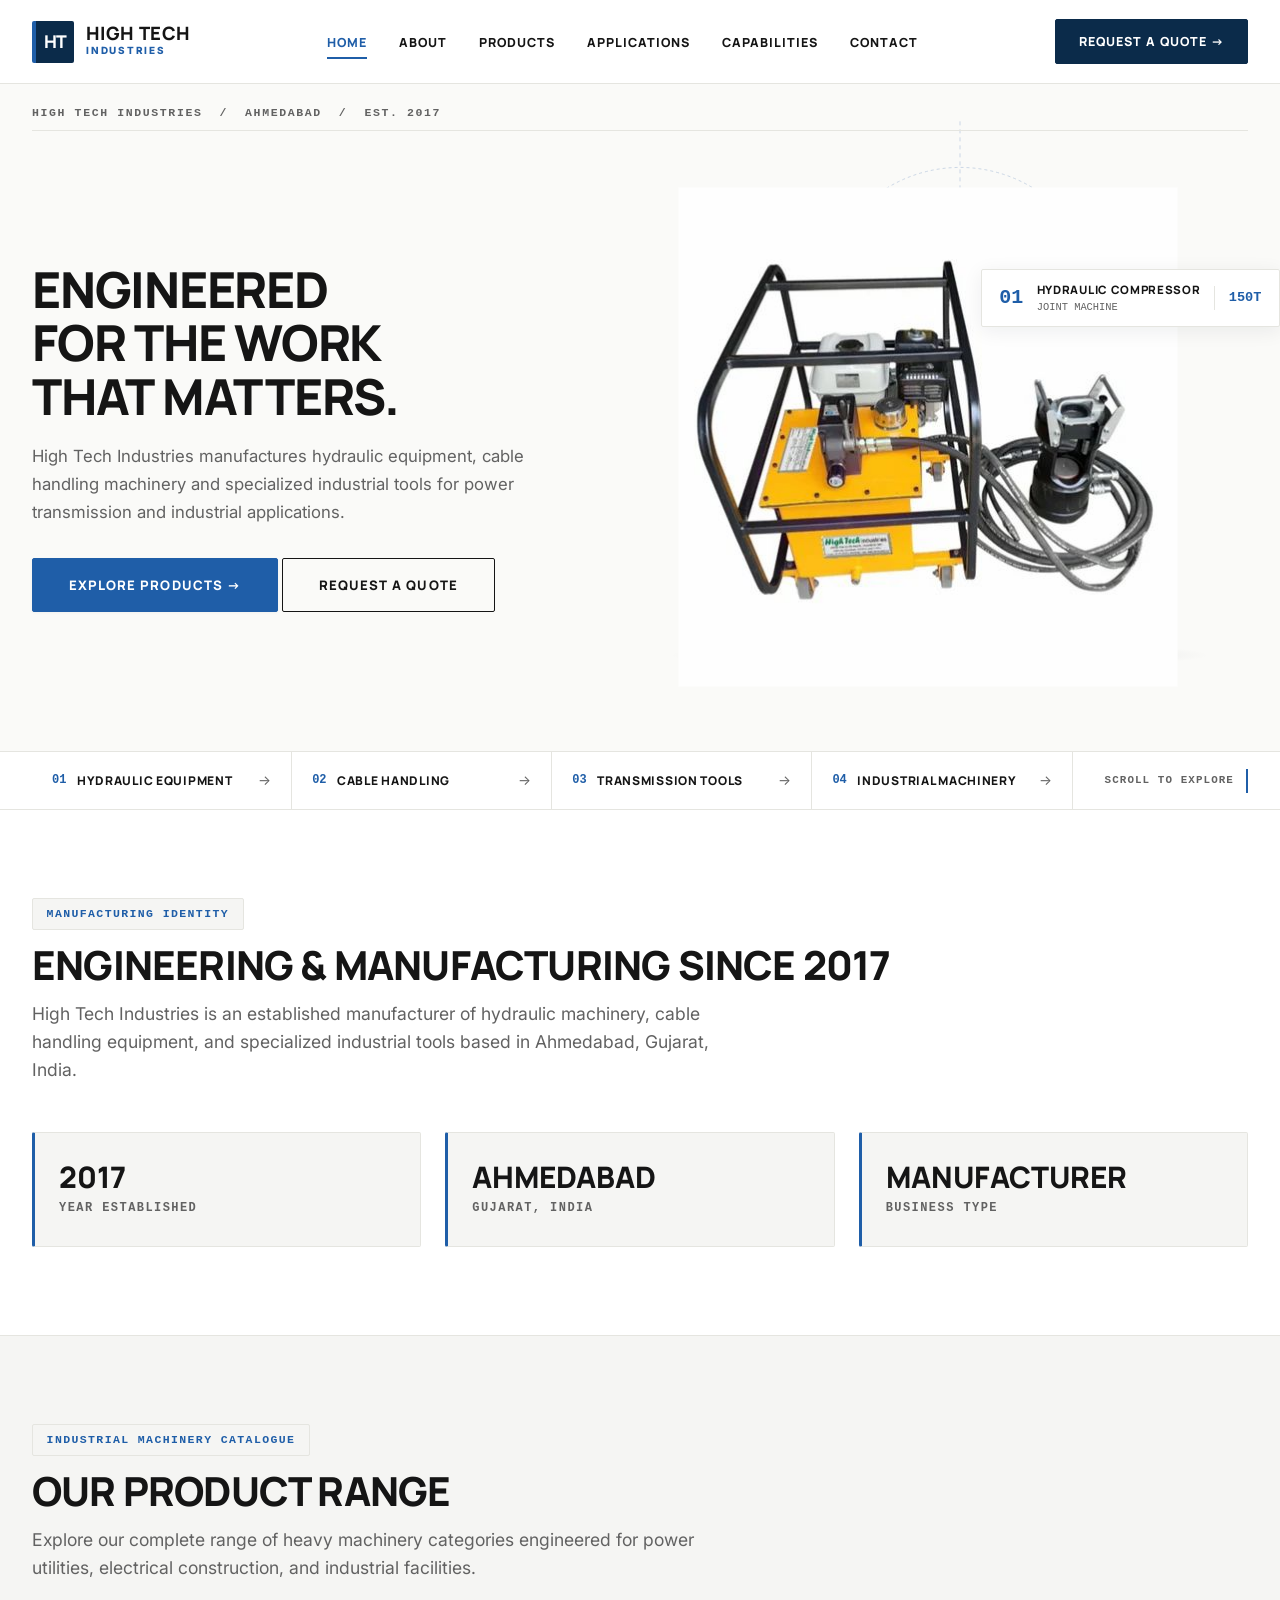
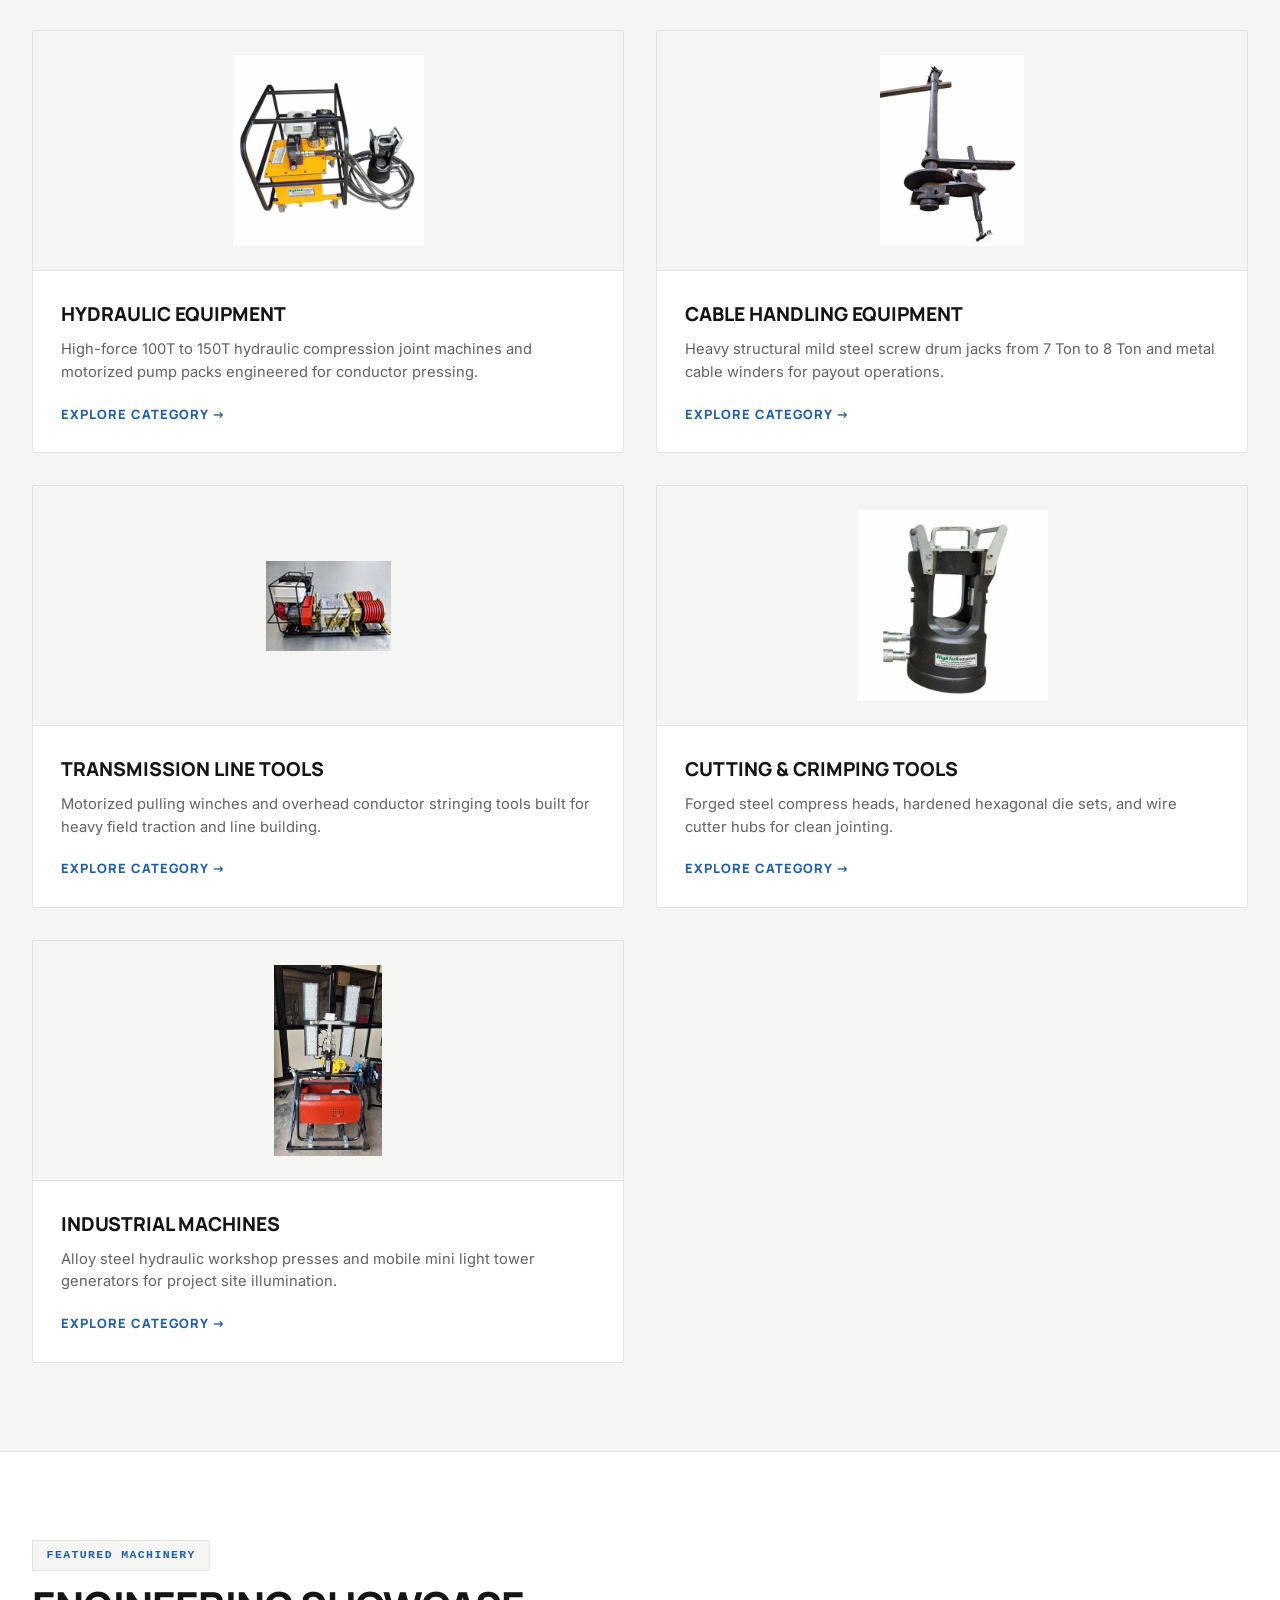
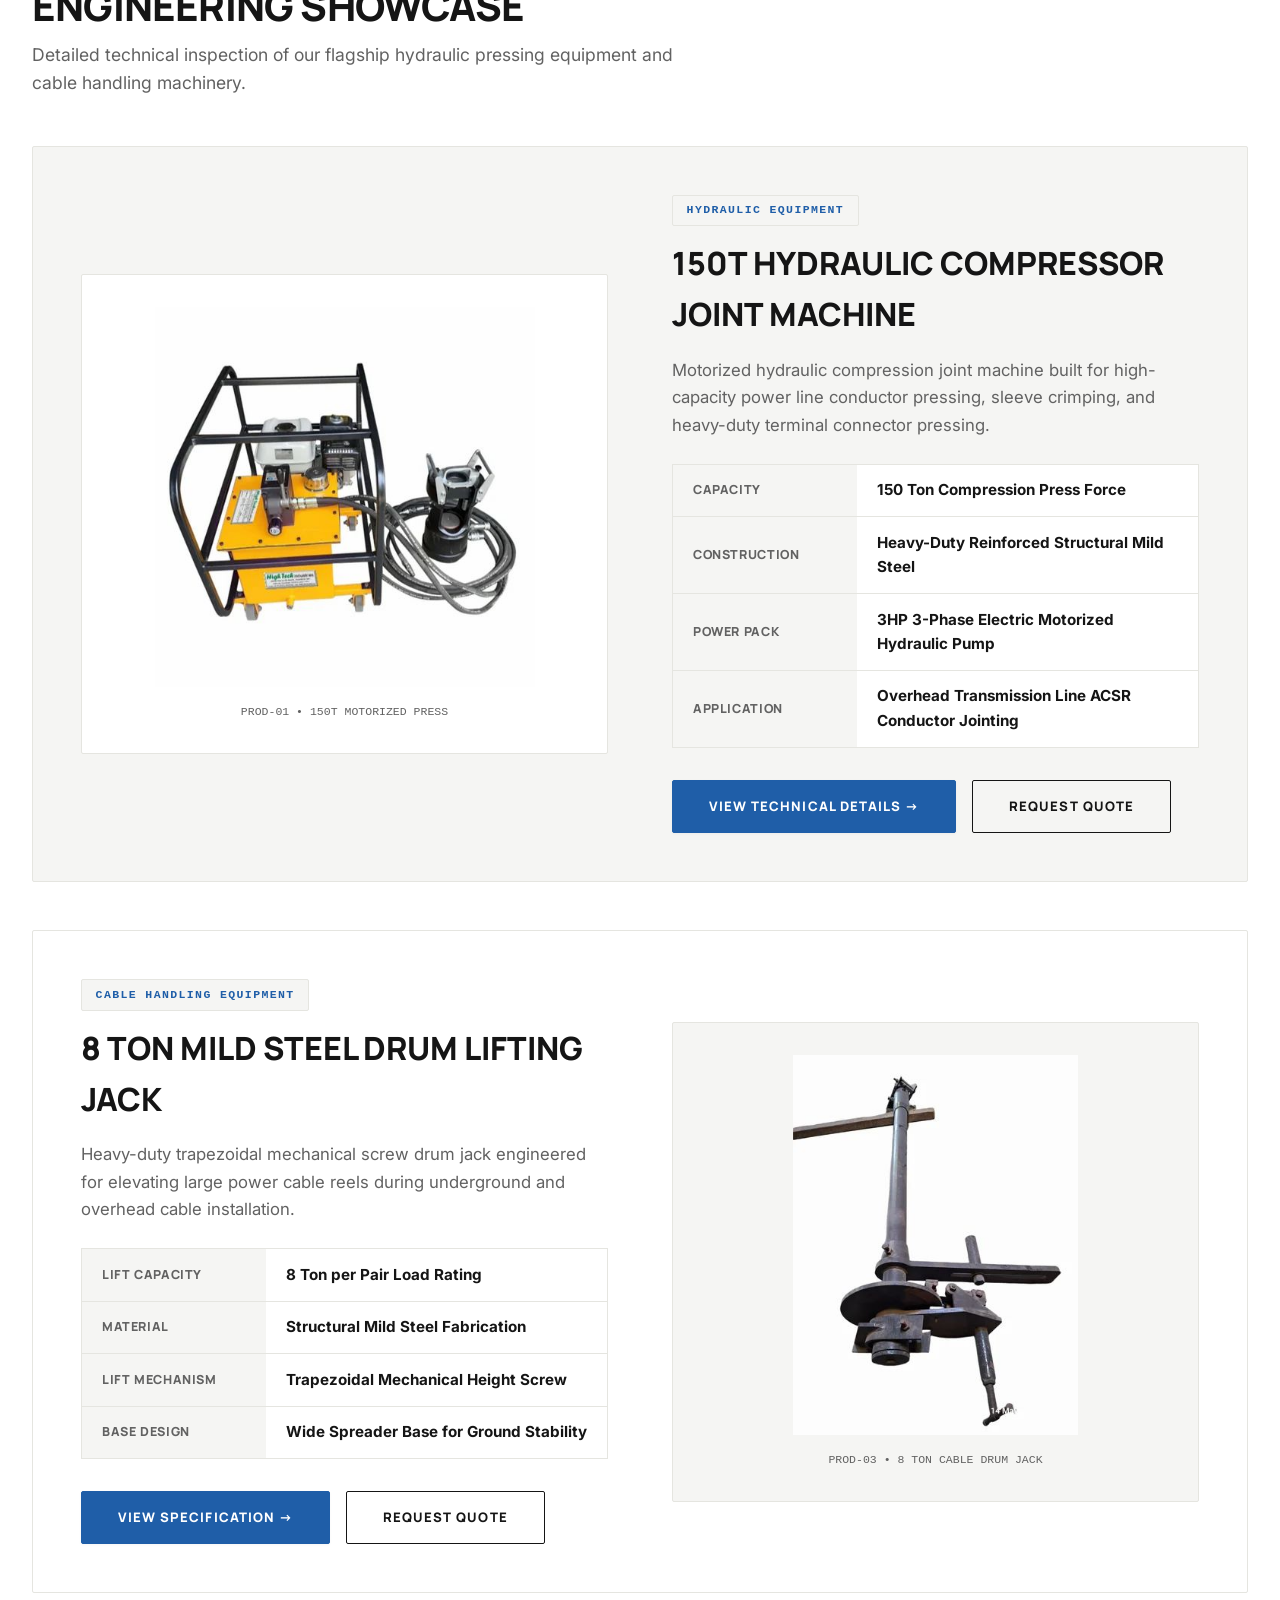
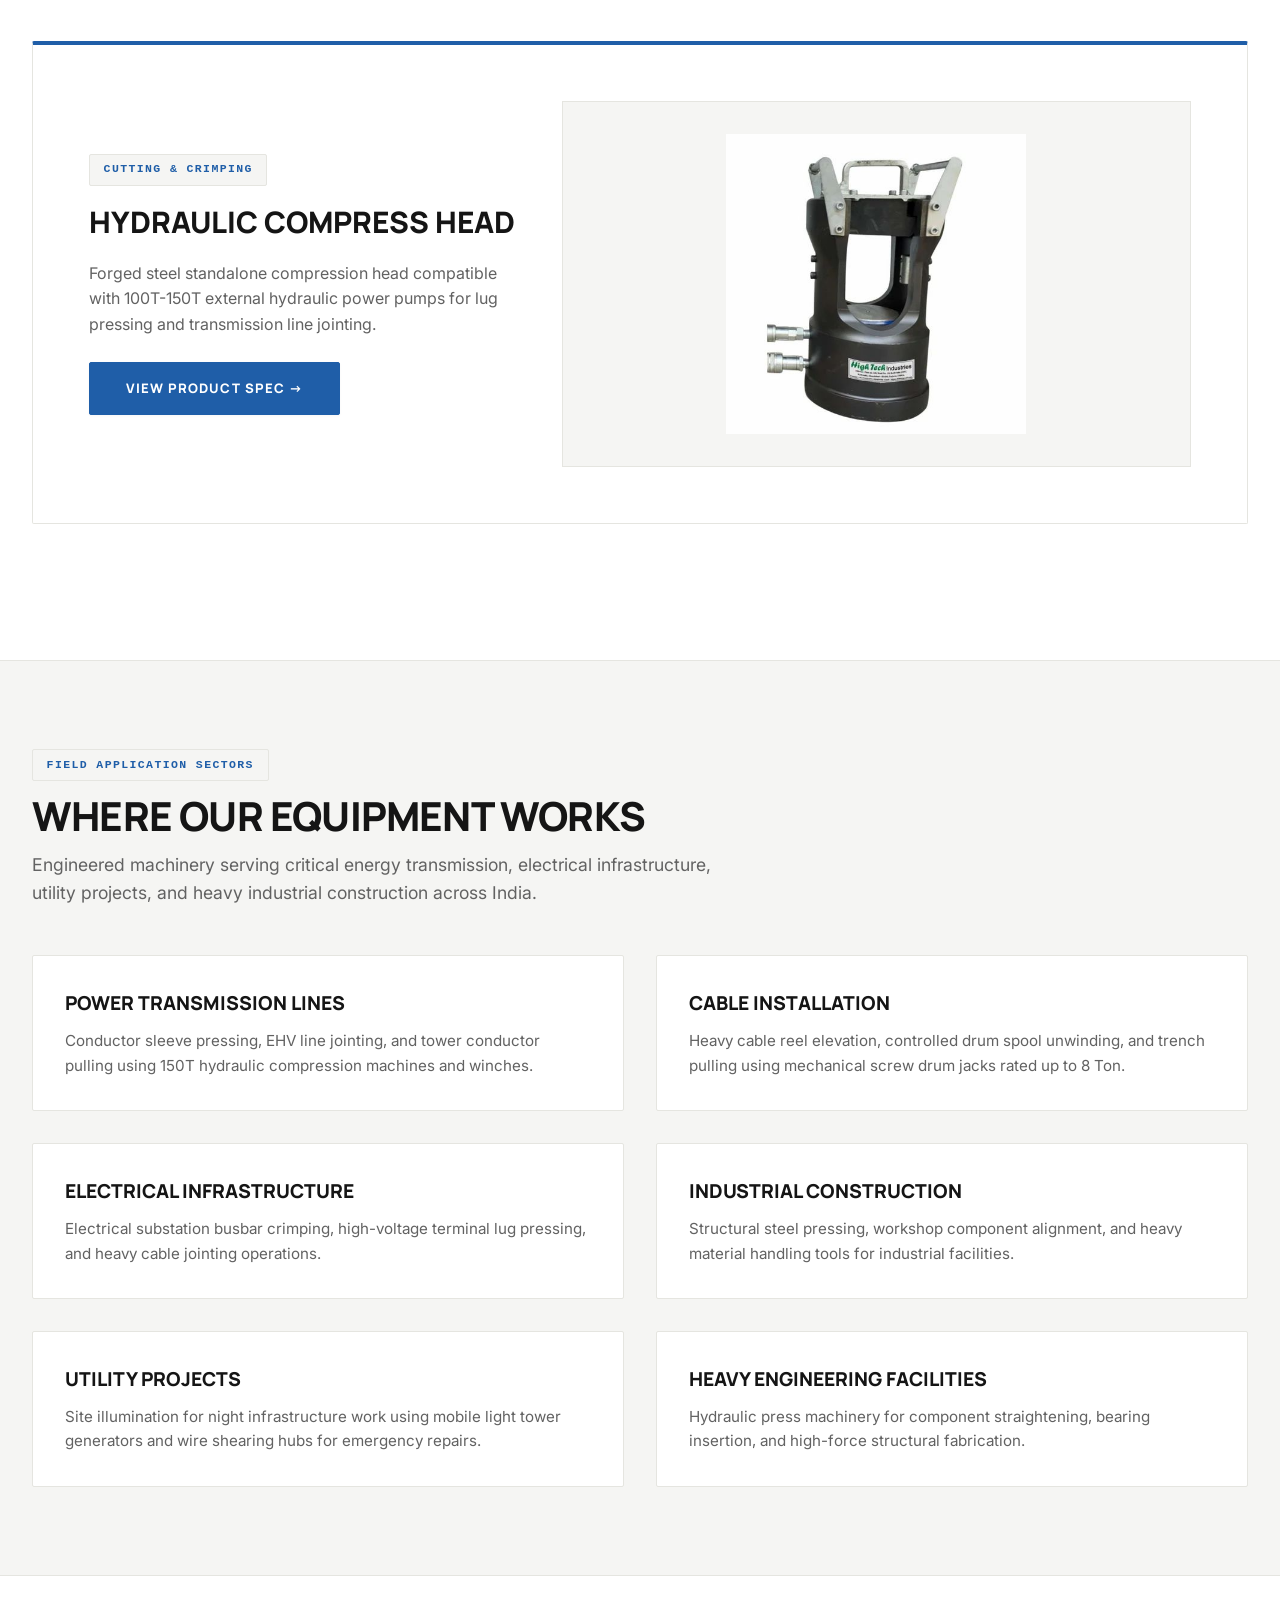
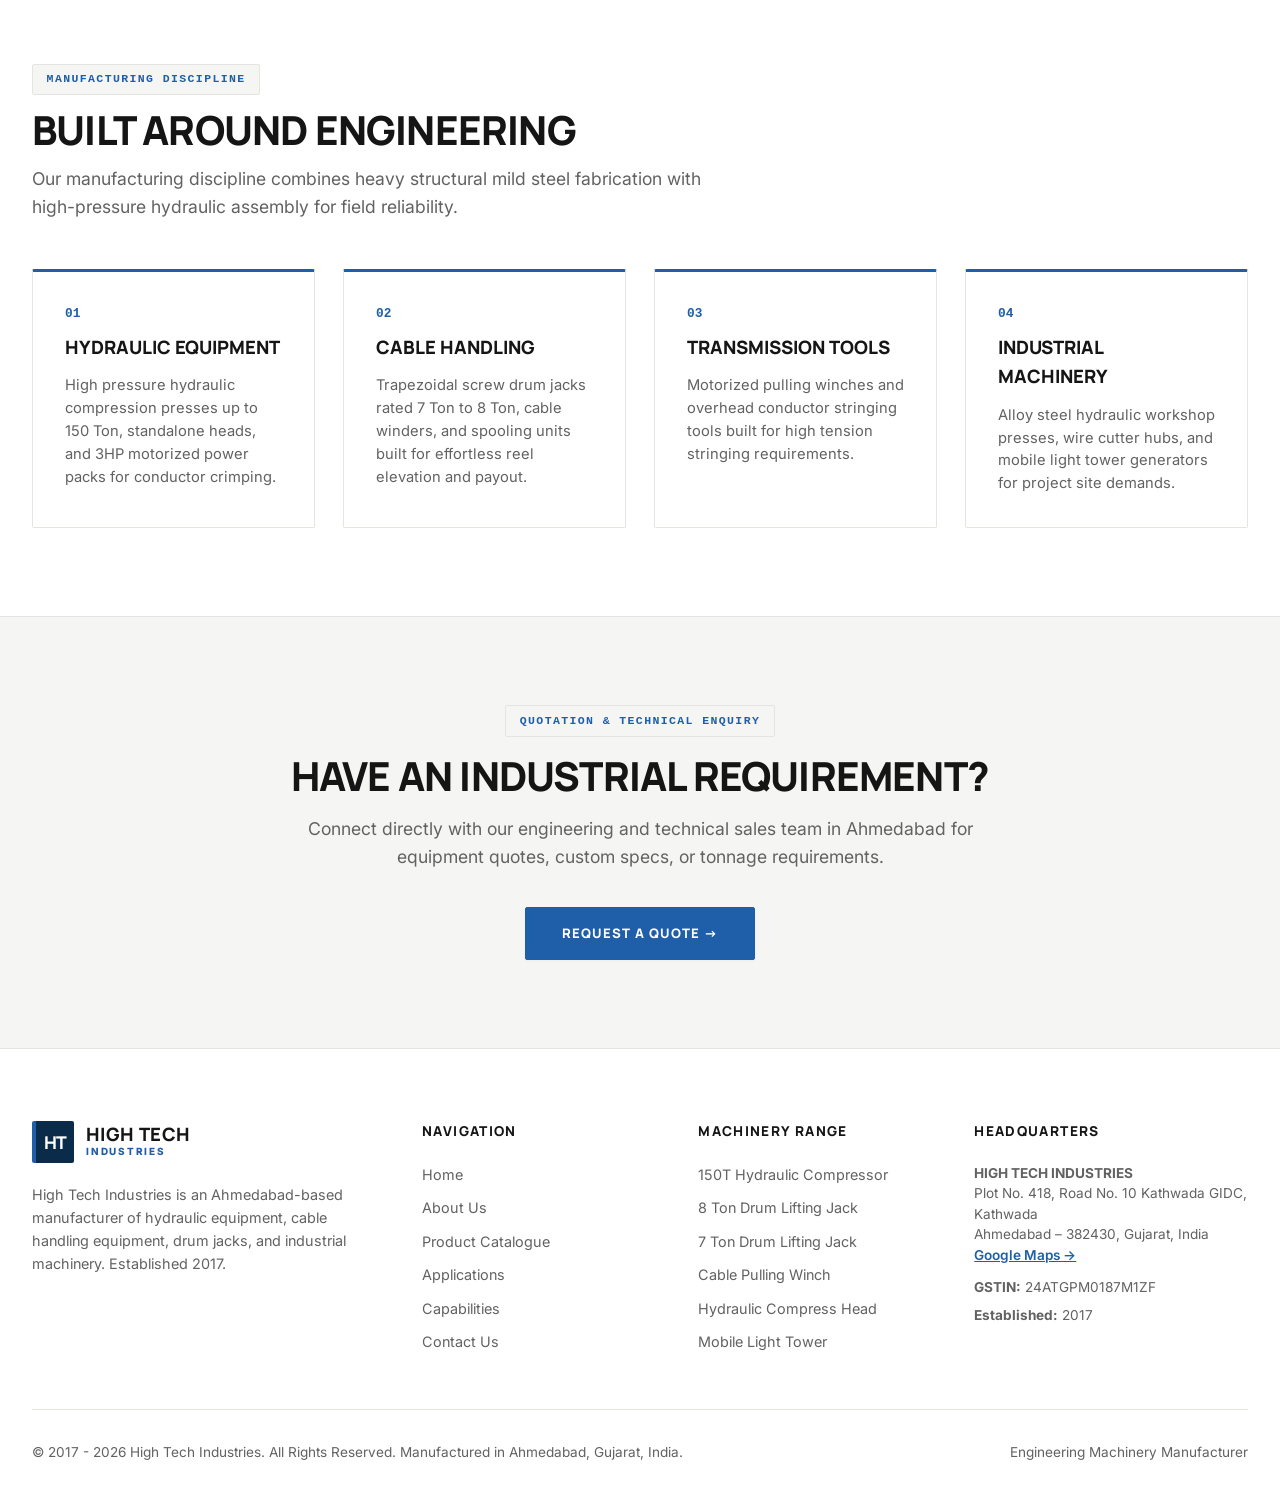
<file: index.html>
<!DOCTYPE html>
<html lang="en">

<head>
  <meta charset="UTF-8">
  <meta name="viewport" content="width=device-width, initial-scale=1.0">

  <title>High Tech Industries | Hydraulic & Industrial Machinery Manufacturer Ahmedabad</title>
  <meta name="title" content="High Tech Industries | Hydraulic & Industrial Machinery Manufacturer Ahmedabad">
  <meta name="description"
    content="High Tech Industries is an Ahmedabad-based manufacturer of hydraulic compressor joint machines, cable handling equipment, drum lifting jacks, and industrial machinery. Established 2017.">
  <meta name="robots" content="index, follow">

  <link rel="icon" type="image/svg+xml"
    href="data:image/svg+xml,<svg xmlns='http://www.w3.org/2000/svg' viewBox='0 0 100 100'><rect width='100' height='100' fill='%230B2B4A'/><text y='70' x='20' font-size='65' fill='%231F5EA8' font-weight='bold'>H</text></svg>">
  <link rel="stylesheet" href="css/style.css">

  <script type="application/ld+json">
  {
    "@context": "https://schema.org",
    "@type": "Organization",
    "name": "High Tech Industries",
    "url": "https://hightechindustries.in",
    "foundingDate": "2017",
    "taxID": "24ATGPM0187M1ZF",
    "address": {
      "@type": "PostalAddress",
      "streetAddress": "Plot No. 418, Road No. 10, Kathwada GIDC, Kathwada",
      "addressLocality": "Ahmedabad",
      "postalCode": "382430",
      "addressRegion": "Gujarat",
      "addressCountry": "India"
    },
    "description": "Manufacturer of hydraulic machinery, cable handling equipment, and specialized industrial tools."
  }
  </script>
</head>

<body>

  <!-- CORPORATE HEADER -->
  <header class="site-header" id="siteHeader">
    <div class="container header-inner">
      <a href="index.html" class="brand-logo-wrap" aria-label="High Tech Industries Home">
        <div class="brand-logo-mark">HT</div>
        <div class="brand-logo-text">
          <span class="brand-logo-title">HIGH TECH</span>
          <span class="brand-logo-sub">INDUSTRIES</span>
        </div>
      </a>

      <ul class="nav-links-list">
        <li><a href="index.html" class="nav-item-link active">HOME</a></li>
        <li><a href="about.html" class="nav-item-link">ABOUT</a></li>
        <li><a href="products.html" class="nav-item-link">PRODUCTS</a></li>
        <li><a href="applications.html" class="nav-item-link">APPLICATIONS</a></li>
        <li><a href="capabilities.html" class="nav-item-link">CAPABILITIES</a></li>
        <li><a href="contact.html" class="nav-item-link">CONTACT</a></li>
      </ul>

      <div style="display: flex; align-items: center; gap: 1rem;">
        <a href="contact.html" class="nav-cta-btn">
          REQUEST A QUOTE &rarr;
        </a>
        <button class="mobile-nav-toggle" id="mobileNavToggle" aria-label="Toggle Navigation Menu">
          <span></span>
          <span></span>
          <span></span>
        </button>
      </div>
    </div>
  </header>

  <!-- MOBILE MENU OVERLAY -->
  <div class="mobile-full-menu" id="mobileFullMenu">
    <ul class="mobile-menu-links">
      <li><a href="index.html" class="mobile-menu-link">HOME</a></li>
      <li><a href="about.html" class="mobile-menu-link">ABOUT</a></li>
      <li><a href="products.html" class="mobile-menu-link">PRODUCTS</a></li>
      <li><a href="applications.html" class="mobile-menu-link">APPLICATIONS</a></li>
      <li><a href="capabilities.html" class="mobile-menu-link">CAPABILITIES</a></li>
      <li><a href="contact.html" class="mobile-menu-link">CONTACT</a></li>
      <li style="margin-top: 0.5rem;">
        <a href="contact.html" class="btn-primary-hero" style="width: 100%;">REQUEST A QUOTE &rarr;</a>
      </li>
    </ul>
  </div>

  <!-- EDITORIAL MANUFACTURING HERO SECTION -->
  <section class="hero-editorial-stage" id="hero">
    <!-- Subtle CAD Blueprint Drawing & Fine Grid Layer -->
    <div class="hero-cad-overlay" id="heroCadLayer">
      <svg width="100%" height="100%" xmlns="http://www.w3.org/2000/svg" style="position: absolute; inset: 0; pointer-events: none; opacity: 0.28;">
        <!-- Technical Crosshairs & Dimension Ticks -->
        <circle cx="75%" cy="38%" r="140" stroke="#2157A3" stroke-width="0.75" fill="none" stroke-dasharray="3 3" />
        <circle cx="75%" cy="38%" r="40" stroke="#2157A3" stroke-width="0.5" fill="none" />
        <line x1="75%" y1="15%" x2="75%" y2="65%" stroke="#2157A3" stroke-width="0.75" stroke-dasharray="4 4" />
        <line x1="55%" y1="38%" x2="92%" y2="38%" stroke="#2157A3" stroke-width="0.75" stroke-dasharray="4 4" />
        <path d="M 60% 68% L 90% 68%" stroke="#2157A3" stroke-width="0.75" />
        <text x="60%" y="66%" fill="#2157A3" font-family="monospace" font-size="10" font-weight="700">DIM 1250mm [BASE FRAME]</text>
      </svg>
    </div>

    <!-- Top Micro Information Header -->
    <div class="hero-top-micro-bar">
      <div class="container hero-micro-inner">
        <span class="hero-micro-label">HIGH TECH INDUSTRIES &nbsp;/&nbsp; AHMEDABAD &nbsp;/&nbsp; EST. 2017</span>
        <div class="hero-micro-line"></div>
      </div>
    </div>

    <!-- Main Editorial Hero Layout -->
    <div class="container hero-editorial-grid">
      <!-- Left Content Column (~42% Width) -->
      <div class="hero-left-column reveal-fade-up">
        <h1 class="hero-editorial-headline">
          ENGINEERED<br>FOR THE WORK<br>THAT MATTERS.
        </h1>
        <p class="hero-editorial-subtext">
          High Tech Industries manufactures hydraulic equipment, cable handling machinery and specialized industrial tools for power transmission and industrial applications.
        </p>

        <div class="hero-btn-group">
          <a href="products.html" class="btn-primary-hero">
            EXPLORE PRODUCTS &rarr;
          </a>
          <a href="contact.html" class="btn-outline-hero">
            REQUEST A QUOTE
          </a>
        </div>
      </div>

      <!-- Right Uncarded Machine Stage (Large Cutout on Realistic Floor Shadow) -->
      <div class="hero-machine-uncarded-stage reveal-clip-up">
        <div class="hero-machine-floor-shadow"></div>
        <div class="hero-machine-visual-wrap" id="heroMachineWrap">
          <img src="assets/images/products/hydraulic-compressor/hydraulic-compressor-150t.jpg"
            alt="150T Hydraulic Compressor Joint Machine High Tech Industries"
            class="hero-machine-img" />
        </div>

        <!-- Catalogue Product Information Annotation Callout -->
        <div class="hero-cat-annotation">
          <div class="hero-annotation-index">01</div>
          <div class="hero-annotation-details">
            <div class="hero-annotation-name">HYDRAULIC COMPRESSOR</div>
            <div class="hero-annotation-sub">JOINT MACHINE</div>
          </div>
          <div class="hero-annotation-divider"></div>
          <div class="hero-annotation-tag">150T</div>
        </div>
      </div>
    </div>

    <!-- Bottom Category Navigation Bar & Scroll Indicator -->
    <div class="hero-bottom-bar">
      <div class="container hero-bottom-inner">
        <div class="hero-category-nav">
          <a href="product-category.html?cat=hydraulic" class="hero-cat-nav-item">
            <span class="hero-cat-num">01</span>
            <span class="hero-cat-text">HYDRAULIC EQUIPMENT</span>
            <span class="hero-cat-arrow">&rarr;</span>
          </a>
          <a href="product-category.html?cat=cable" class="hero-cat-nav-item">
            <span class="hero-cat-num">02</span>
            <span class="hero-cat-text">CABLE HANDLING</span>
            <span class="hero-cat-arrow">&rarr;</span>
          </a>
          <a href="product-category.html?cat=transmission" class="hero-cat-nav-item">
            <span class="hero-cat-num">03</span>
            <span class="hero-cat-text">TRANSMISSION TOOLS</span>
            <span class="hero-cat-arrow">&rarr;</span>
          </a>
          <a href="product-category.html?cat=industrial" class="hero-cat-nav-item">
            <span class="hero-cat-num">04</span>
            <span class="hero-cat-text">INDUSTRIAL MACHINERY</span>
            <span class="hero-cat-arrow">&rarr;</span>
          </a>
        </div>

        <div class="hero-scroll-indicator">
          <span class="hero-scroll-text">SCROLL TO EXPLORE</span>
          <div class="hero-scroll-line"></div>
        </div>
      </div>
    </div>
  </section>

  <!-- COMPANY INTRO SECTION -->
  <section class="section-padding" style="background-color: var(--color-white); border-bottom: 1px solid var(--color-border);">
    <div class="container">
      <div class="editorial-header reveal-fade-up">
        <span class="tech-tag">MANUFACTURING IDENTITY</span>
        <h2 class="section-title">ENGINEERING & MANUFACTURING SINCE 2017</h2>
        <p class="section-subtitle">
          High Tech Industries is an established manufacturer of hydraulic machinery, cable handling equipment, and specialized industrial tools based in Ahmedabad, Gujarat, India.
        </p>
      </div>

      <div class="intro-badges-grid reveal-fade-up">
        <div class="intro-badge-card">
          <div class="intro-badge-val">2017</div>
          <div class="intro-badge-lbl">YEAR ESTABLISHED</div>
        </div>
        <div class="intro-badge-card">
          <div class="intro-badge-val">AHMEDABAD</div>
          <div class="intro-badge-lbl">GUJARAT, INDIA</div>
        </div>
        <div class="intro-badge-card">
          <div class="intro-badge-val">MANUFACTURER</div>
          <div class="intro-badge-lbl">BUSINESS TYPE</div>
        </div>
      </div>
    </div>
  </section>

  <!-- OUR PRODUCT RANGE (LARGE CATEGORY SHOWCASE) -->
  <section class="section-padding" style="background-color: var(--color-warm-grey); border-bottom: 1px solid var(--color-border);">
    <div class="container">
      <div class="editorial-header reveal-fade-up">
        <span class="tech-tag">INDUSTRIAL MACHINERY CATALOGUE</span>
        <h2 class="section-title">OUR PRODUCT RANGE</h2>
        <p class="section-subtitle">
          Explore our complete range of heavy machinery categories engineered for power utilities, electrical construction, and industrial facilities.
        </p>
      </div>

      <div class="category-showcase-grid">
        <!-- Category 1 -->
        <div class="cat-showcase-card reveal-fade-up">
          <div class="cat-showcase-img">
            <img src="assets/images/products/hydraulic-compressor/hydraulic-compressor-150t.jpg" alt="Hydraulic Equipment Category" />
          </div>
          <div class="cat-showcase-content">
            <h3 class="cat-showcase-title">HYDRAULIC EQUIPMENT</h3>
            <p class="cat-showcase-desc">
              High-force 100T to 150T hydraulic compression joint machines and motorized pump packs engineered for conductor pressing.
            </p>
            <a href="product-category.html?cat=hydraulic" class="cat-showcase-link">
              EXPLORE CATEGORY &rarr;
            </a>
          </div>
        </div>

        <!-- Category 2 -->
        <div class="cat-showcase-card reveal-fade-up" style="transition-delay: 0.1s;">
          <div class="cat-showcase-img">
            <img src="assets/images/products/cable-drum-jack/drum-lifting-jack-8-ton.jpg" alt="Cable Handling Equipment Category" />
          </div>
          <div class="cat-showcase-content">
            <h3 class="cat-showcase-title">CABLE HANDLING EQUIPMENT</h3>
            <p class="cat-showcase-desc">
              Heavy structural mild steel screw drum jacks from 7 Ton to 8 Ton and metal cable winders for payout operations.
            </p>
            <a href="product-category.html?cat=cable" class="cat-showcase-link">
              EXPLORE CATEGORY &rarr;
            </a>
          </div>
        </div>

        <!-- Category 3 -->
        <div class="cat-showcase-card reveal-fade-up" style="transition-delay: 0.2s;">
          <div class="cat-showcase-img">
            <img src="assets/images/products/cable-winch/cable-pulling-winch.jpg" alt="Transmission Line Tools Category" />
          </div>
          <div class="cat-showcase-content">
            <h3 class="cat-showcase-title">TRANSMISSION LINE TOOLS</h3>
            <p class="cat-showcase-desc">
              Motorized pulling winches and overhead conductor stringing tools built for heavy field traction and line building.
            </p>
            <a href="product-category.html?cat=transmission" class="cat-showcase-link">
              EXPLORE CATEGORY &rarr;
            </a>
          </div>
        </div>

        <!-- Category 4 -->
        <div class="cat-showcase-card reveal-fade-up">
          <div class="cat-showcase-img">
            <img src="assets/images/products/compressor-head/hydraulic-compress-head.jpg" alt="Cutting & Crimping Tools Category" />
          </div>
          <div class="cat-showcase-content">
            <h3 class="cat-showcase-title">CUTTING & CRIMPING TOOLS</h3>
            <p class="cat-showcase-desc">
              Forged steel compress heads, hardened hexagonal die sets, and wire cutter hubs for clean jointing.
            </p>
            <a href="product-category.html?cat=cutting" class="cat-showcase-link">
              EXPLORE CATEGORY &rarr;
            </a>
          </div>
        </div>

        <!-- Category 5 -->
        <div class="cat-showcase-card reveal-fade-up" style="transition-delay: 0.1s;">
          <div class="cat-showcase-img">
            <img src="assets/images/products/tower-generator/mini-mobile-light-tower.jpg" alt="Industrial Machines Category" />
          </div>
          <div class="cat-showcase-content">
            <h3 class="cat-showcase-title">INDUSTRIAL MACHINES</h3>
            <p class="cat-showcase-desc">
              Alloy steel hydraulic workshop presses and mobile mini light tower generators for project site illumination.
            </p>
            <a href="product-category.html?cat=industrial" class="cat-showcase-link">
              EXPLORE CATEGORY &rarr;
            </a>
          </div>
        </div>
      </div>
    </div>
  </section>

  <!-- FEATURED PRODUCTS (3-4 LARGE VARYING SHOWCASES) -->
  <section class="section-padding" style="background-color: var(--color-white); border-bottom: 1px solid var(--color-border);">
    <div class="container">
      <div class="editorial-header reveal-fade-up">
        <span class="tech-tag">FEATURED MACHINERY</span>
        <h2 class="section-title">ENGINEERING SHOWCASE</h2>
        <p class="section-subtitle">
          Detailed technical inspection of our flagship hydraulic pressing equipment and cable handling machinery.
        </p>
      </div>

      <!-- SHOWCASE 01: SPLIT LAYOUT (IMAGE LEFT / INFO RIGHT) -->
      <div class="featured-prod-split reveal-fade-up">
        <div style="background: var(--color-white); border: 1px solid var(--color-border); padding: 2rem; border-radius: 2px;">
          <img src="assets/images/products/hydraulic-compressor/hydraulic-compressor-150t.jpg"
            alt="150T Hydraulic Compressor Joint Machine" style="max-height: 380px; width: 100%; object-fit: contain;" />
          <div style="font-family: var(--font-mono); font-size: 0.72rem; color: var(--color-text-grey); text-align: center; margin-top: 1rem;">
            PROD-01 &bull; 150T MOTORIZED PRESS
          </div>
        </div>

        <div>
          <span class="tech-tag">HYDRAULIC EQUIPMENT</span>
          <h3 style="font-family: var(--font-heading); font-size: 2rem; font-weight: 900; color: var(--color-charcoal); margin: 0.75rem 0 1rem 0; text-transform: uppercase;">
            150T HYDRAULIC COMPRESSOR JOINT MACHINE
          </h3>
          <p style="color: var(--color-text-grey); font-size: 1.05rem; line-height: 1.65; margin-bottom: 1.5rem;">
            Motorized hydraulic compression joint machine built for high-capacity power line conductor pressing, sleeve crimping, and heavy-duty terminal connector pressing.
          </p>

          <table class="tech-spec-table">
            <tr>
              <th>CAPACITY</th>
              <td>150 Ton Compression Press Force</td>
            </tr>
            <tr>
              <th>CONSTRUCTION</th>
              <td>Heavy-Duty Reinforced Structural Mild Steel</td>
            </tr>
            <tr>
              <th>POWER PACK</th>
              <td>3HP 3-Phase Electric Motorized Hydraulic Pump</td>
            </tr>
            <tr>
              <th>APPLICATION</th>
              <td>Overhead Transmission Line ACSR Conductor Jointing</td>
            </tr>
          </table>

          <div style="display: flex; gap: 1rem; flex-wrap: wrap;">
            <a href="product-detail.html?id=prod-01" class="btn-primary-hero">
              VIEW TECHNICAL DETAILS &rarr;
            </a>
            <a href="contact.html" class="btn-outline-hero">
              REQUEST QUOTE
            </a>
          </div>
        </div>
      </div>

      <!-- SHOWCASE 02: REVERSE SPLIT LAYOUT (INFO LEFT / IMAGE RIGHT) -->
      <div class="featured-prod-split reveal-fade-up" style="background: var(--color-white);">
        <div>
          <span class="tech-tag">CABLE HANDLING EQUIPMENT</span>
          <h3 style="font-family: var(--font-heading); font-size: 2rem; font-weight: 900; color: var(--color-charcoal); margin: 0.75rem 0 1rem 0; text-transform: uppercase;">
            8 TON MILD STEEL DRUM LIFTING JACK
          </h3>
          <p style="color: var(--color-text-grey); font-size: 1.05rem; line-height: 1.65; margin-bottom: 1.5rem;">
            Heavy-duty trapezoidal mechanical screw drum jack engineered for elevating large power cable reels during underground and overhead cable installation.
          </p>

          <table class="tech-spec-table">
            <tr>
              <th>LIFT CAPACITY</th>
              <td>8 Ton per Pair Load Rating</td>
            </tr>
            <tr>
              <th>MATERIAL</th>
              <td>Structural Mild Steel Fabrication</td>
            </tr>
            <tr>
              <th>LIFT MECHANISM</th>
              <td>Trapezoidal Mechanical Height Screw</td>
            </tr>
            <tr>
              <th>BASE DESIGN</th>
              <td>Wide Spreader Base for Ground Stability</td>
            </tr>
          </table>

          <div style="display: flex; gap: 1rem; flex-wrap: wrap;">
            <a href="product-detail.html?id=prod-03" class="btn-primary-hero">
              VIEW SPECIFICATION &rarr;
            </a>
            <a href="contact.html" class="btn-outline-hero">
              REQUEST QUOTE
            </a>
          </div>
        </div>

        <div style="background: var(--color-warm-grey); border: 1px solid var(--color-border); padding: 2rem; border-radius: 2px;">
          <img src="assets/images/products/cable-drum-jack/drum-lifting-jack-8-ton.jpg"
            alt="8 Ton Mild Steel Drum Lifting Jack" style="max-height: 380px; width: 100%; object-fit: contain;" />
          <div style="font-family: var(--font-mono); font-size: 0.72rem; color: var(--color-text-grey); text-align: center; margin-top: 1rem;">
            PROD-03 &bull; 8 TON CABLE DRUM JACK
          </div>
        </div>
      </div>

      <!-- SHOWCASE 03: FULL-WIDTH PRESENTATION (HYDRAULIC COMPRESS HEAD) -->
      <div class="featured-prod-full reveal-fade-up">
        <div class="grid-12" style="align-items: center;">
          <div style="grid-column: span 5;">
            <span class="tech-tag">CUTTING & CRIMPING</span>
            <h3 style="font-family: var(--font-heading); font-size: 1.85rem; font-weight: 900; color: var(--color-charcoal); margin: 0.75rem 0 1rem 0; text-transform: uppercase;">
              HYDRAULIC COMPRESS HEAD
            </h3>
            <p style="color: var(--color-text-grey); font-size: 1rem; line-height: 1.6; margin-bottom: 1.5rem;">
              Forged steel standalone compression head compatible with 100T-150T external hydraulic power pumps for lug pressing and transmission line jointing.
            </p>
            <a href="product-detail.html?id=prod-06" class="btn-primary-hero">
              VIEW PRODUCT SPEC &rarr;
            </a>
          </div>

          <div style="grid-column: span 7; background: var(--color-warm-grey); border: 1px solid var(--color-border); padding: 2rem; text-align: center;">
            <img src="assets/images/products/compressor-head/hydraulic-compress-head.jpg"
              alt="Hydraulic Compress Head Standalone" style="max-height: 300px; width: 100%; object-fit: contain;" />
          </div>
        </div>
      </div>

    </div>
  </section>

  <!-- APPLICATIONS (WHERE OUR EQUIPMENT WORKS) -->
  <section class="section-padding" style="background-color: var(--color-warm-grey); border-bottom: 1px solid var(--color-border);">
    <div class="container">
      <div class="editorial-header reveal-fade-up">
        <span class="tech-tag">FIELD APPLICATION SECTORS</span>
        <h2 class="section-title">WHERE OUR EQUIPMENT WORKS</h2>
        <p class="section-subtitle">
          Engineered machinery serving critical energy transmission, electrical infrastructure, utility projects, and heavy industrial construction across India.
        </p>
      </div>

      <div class="applications-hero-grid">
        <div class="app-sector-card reveal-fade-up">
          <h3 class="app-sector-title">POWER TRANSMISSION LINES</h3>
          <p class="app-sector-desc">
            Conductor sleeve pressing, EHV line jointing, and tower conductor pulling using 150T hydraulic compression machines and winches.
          </p>
        </div>

        <div class="app-sector-card reveal-fade-up" style="transition-delay: 0.1s;">
          <h3 class="app-sector-title">CABLE INSTALLATION</h3>
          <p class="app-sector-desc">
            Heavy cable reel elevation, controlled drum spool unwinding, and trench pulling using mechanical screw drum jacks rated up to 8 Ton.
          </p>
        </div>

        <div class="app-sector-card reveal-fade-up" style="transition-delay: 0.2s;">
          <h3 class="app-sector-title">ELECTRICAL INFRASTRUCTURE</h3>
          <p class="app-sector-desc">
            Electrical substation busbar crimping, high-voltage terminal lug pressing, and heavy cable jointing operations.
          </p>
        </div>

        <div class="app-sector-card reveal-fade-up">
          <h3 class="app-sector-title">INDUSTRIAL CONSTRUCTION</h3>
          <p class="app-sector-desc">
            Structural steel pressing, workshop component alignment, and heavy material handling tools for industrial facilities.
          </p>
        </div>

        <div class="app-sector-card reveal-fade-up" style="transition-delay: 0.1s;">
          <h3 class="app-sector-title">UTILITY PROJECTS</h3>
          <p class="app-sector-desc">
            Site illumination for night infrastructure work using mobile light tower generators and wire shearing hubs for emergency repairs.
          </p>
        </div>

        <div class="app-sector-card reveal-fade-up" style="transition-delay: 0.2s;">
          <h3 class="app-sector-title">HEAVY ENGINEERING FACILITIES</h3>
          <p class="app-sector-desc">
            Hydraulic press machinery for component straightening, bearing insertion, and high-force structural fabrication.
          </p>
        </div>
      </div>
    </div>
  </section>

  <!-- ENGINEERING CAPABILITIES (BUILT AROUND ENGINEERING) -->
  <section class="section-padding" style="background-color: var(--color-white); border-bottom: 1px solid var(--color-border);">
    <div class="container">
      <div class="editorial-header reveal-fade-up">
        <span class="tech-tag">MANUFACTURING DISCIPLINE</span>
        <h2 class="section-title">BUILT AROUND ENGINEERING</h2>
        <p class="section-subtitle">
          Our manufacturing discipline combines heavy structural mild steel fabrication with high-pressure hydraulic assembly for field reliability.
        </p>
      </div>

      <div class="capabilities-tech-grid">
        <div class="cap-tech-card reveal-fade-up">
          <div class="cap-tech-num">01</div>
          <h3 class="cap-tech-title">HYDRAULIC EQUIPMENT</h3>
          <p class="cap-tech-desc">
            High pressure hydraulic compression presses up to 150 Ton, standalone heads, and 3HP motorized power packs for conductor crimping.
          </p>
        </div>

        <div class="cap-tech-card reveal-fade-up" style="transition-delay: 0.1s;">
          <div class="cap-tech-num">02</div>
          <h3 class="cap-tech-title">CABLE HANDLING</h3>
          <p class="cap-tech-desc">
            Trapezoidal screw drum jacks rated 7 Ton to 8 Ton, cable winders, and spooling units built for effortless reel elevation and payout.
          </p>
        </div>

        <div class="cap-tech-card reveal-fade-up" style="transition-delay: 0.2s;">
          <div class="cap-tech-num">03</div>
          <h3 class="cap-tech-title">TRANSMISSION TOOLS</h3>
          <p class="cap-tech-desc">
            Motorized pulling winches and overhead conductor stringing tools built for high tension stringing requirements.
          </p>
        </div>

        <div class="cap-tech-card reveal-fade-up" style="transition-delay: 0.3s;">
          <div class="cap-tech-num">04</div>
          <h3 class="cap-tech-title">INDUSTRIAL MACHINERY</h3>
          <p class="cap-tech-desc">
            Alloy steel hydraulic workshop presses, wire cutter hubs, and mobile light tower generators for project site demands.
          </p>
        </div>
      </div>
    </div>
  </section>

  <!-- FINAL CALL TO ACTION -->
  <section class="section-padding" style="background-color: var(--color-warm-grey);">
    <div class="container" style="text-align: center;">
      <span class="tech-tag">QUOTATION & TECHNICAL ENQUIRY</span>
      <h2 class="section-title" style="margin-top: 1rem; margin-bottom: 1rem;">
        HAVE AN INDUSTRIAL REQUIREMENT?
      </h2>
      <p class="section-subtitle" style="margin: 0 auto 2.25rem auto;">
        Connect directly with our engineering and technical sales team in Ahmedabad for equipment quotes, custom specs, or tonnage requirements.
      </p>

      <a href="contact.html" class="btn-primary-hero">
        REQUEST A QUOTE &rarr;
      </a>
    </div>
  </section>

  <!-- CORPORATE FOOTER -->
  <footer class="site-footer">
    <div class="container">
      <div class="footer-top-grid">
        <div>
          <a href="index.html" class="brand-logo-wrap" style="margin-bottom: 1.25rem;">
            <div class="brand-logo-mark">HT</div>
            <div class="brand-logo-text">
              <span class="brand-logo-title">HIGH TECH</span>
              <span class="brand-logo-sub">INDUSTRIES</span>
            </div>
          </a>
          <p style="font-size: 0.9rem; color: var(--color-text-grey); line-height: 1.6; max-width: 320px;">
            High Tech Industries is an Ahmedabad-based manufacturer of hydraulic equipment, cable handling equipment, drum jacks, and industrial machinery. Established 2017.
          </p>
        </div>

        <div>
          <h4 class="footer-col-heading">NAVIGATION</h4>
          <ul class="footer-links-list">
            <li><a href="index.html">Home</a></li>
            <li><a href="about.html">About Us</a></li>
            <li><a href="products.html">Product Catalogue</a></li>
            <li><a href="applications.html">Applications</a></li>
            <li><a href="capabilities.html">Capabilities</a></li>
            <li><a href="contact.html">Contact Us</a></li>
          </ul>
        </div>

        <div>
          <h4 class="footer-col-heading">MACHINERY RANGE</h4>
          <ul class="footer-links-list">
            <li><a href="product-detail.html?id=prod-01">150T Hydraulic Compressor</a></li>
            <li><a href="product-detail.html?id=prod-03">8 Ton Drum Lifting Jack</a></li>
            <li><a href="product-detail.html?id=prod-04">7 Ton Drum Lifting Jack</a></li>
            <li><a href="product-detail.html?id=prod-05">Cable Pulling Winch</a></li>
            <li><a href="product-detail.html?id=prod-06">Hydraulic Compress Head</a></li>
            <li><a href="product-detail.html?id=prod-11">Mobile Light Tower</a></li>
          </ul>
        </div>

        <div>
          <h4 class="footer-col-heading">HEADQUARTERS</h4>
          <p style="font-size: 0.85rem; color: var(--color-text-grey); line-height: 1.5; margin-bottom: 0.75rem;">
            <strong>HIGH TECH INDUSTRIES</strong><br>
            Plot No. 418, Road No. 10 Kathwada GIDC, Kathwada<br>
            Ahmedabad – 382430, Gujarat, India<br>
            <a href="https://maps.app.goo.gl/Ev96UvEWRhkf3uhw8" target="_blank" rel="noopener noreferrer" style="color: var(--color-engineering-blue); text-decoration: underline; font-weight: 600;">Google Maps &rarr;</a>
          </p>
          <p style="font-size: 0.85rem; color: var(--color-text-grey); margin-bottom: 0.4rem;">
            <strong>GSTIN:</strong> 24ATGPM0187M1ZF
          </p>
          <p style="font-size: 0.85rem; color: var(--color-text-grey);">
            <strong>Established:</strong> 2017
          </p>
        </div>
      </div>

      <div class="footer-bottom-strip">
        <div>
          &copy; 2017 - 2026 High Tech Industries. All Rights Reserved. Manufactured in Ahmedabad, Gujarat, India.
        </div>
        <div>
          Engineering Machinery Manufacturer
        </div>
      </div>
    </div>
  </footer>

  <script src="js/main.js"></script>
</body>

</html>
</file>
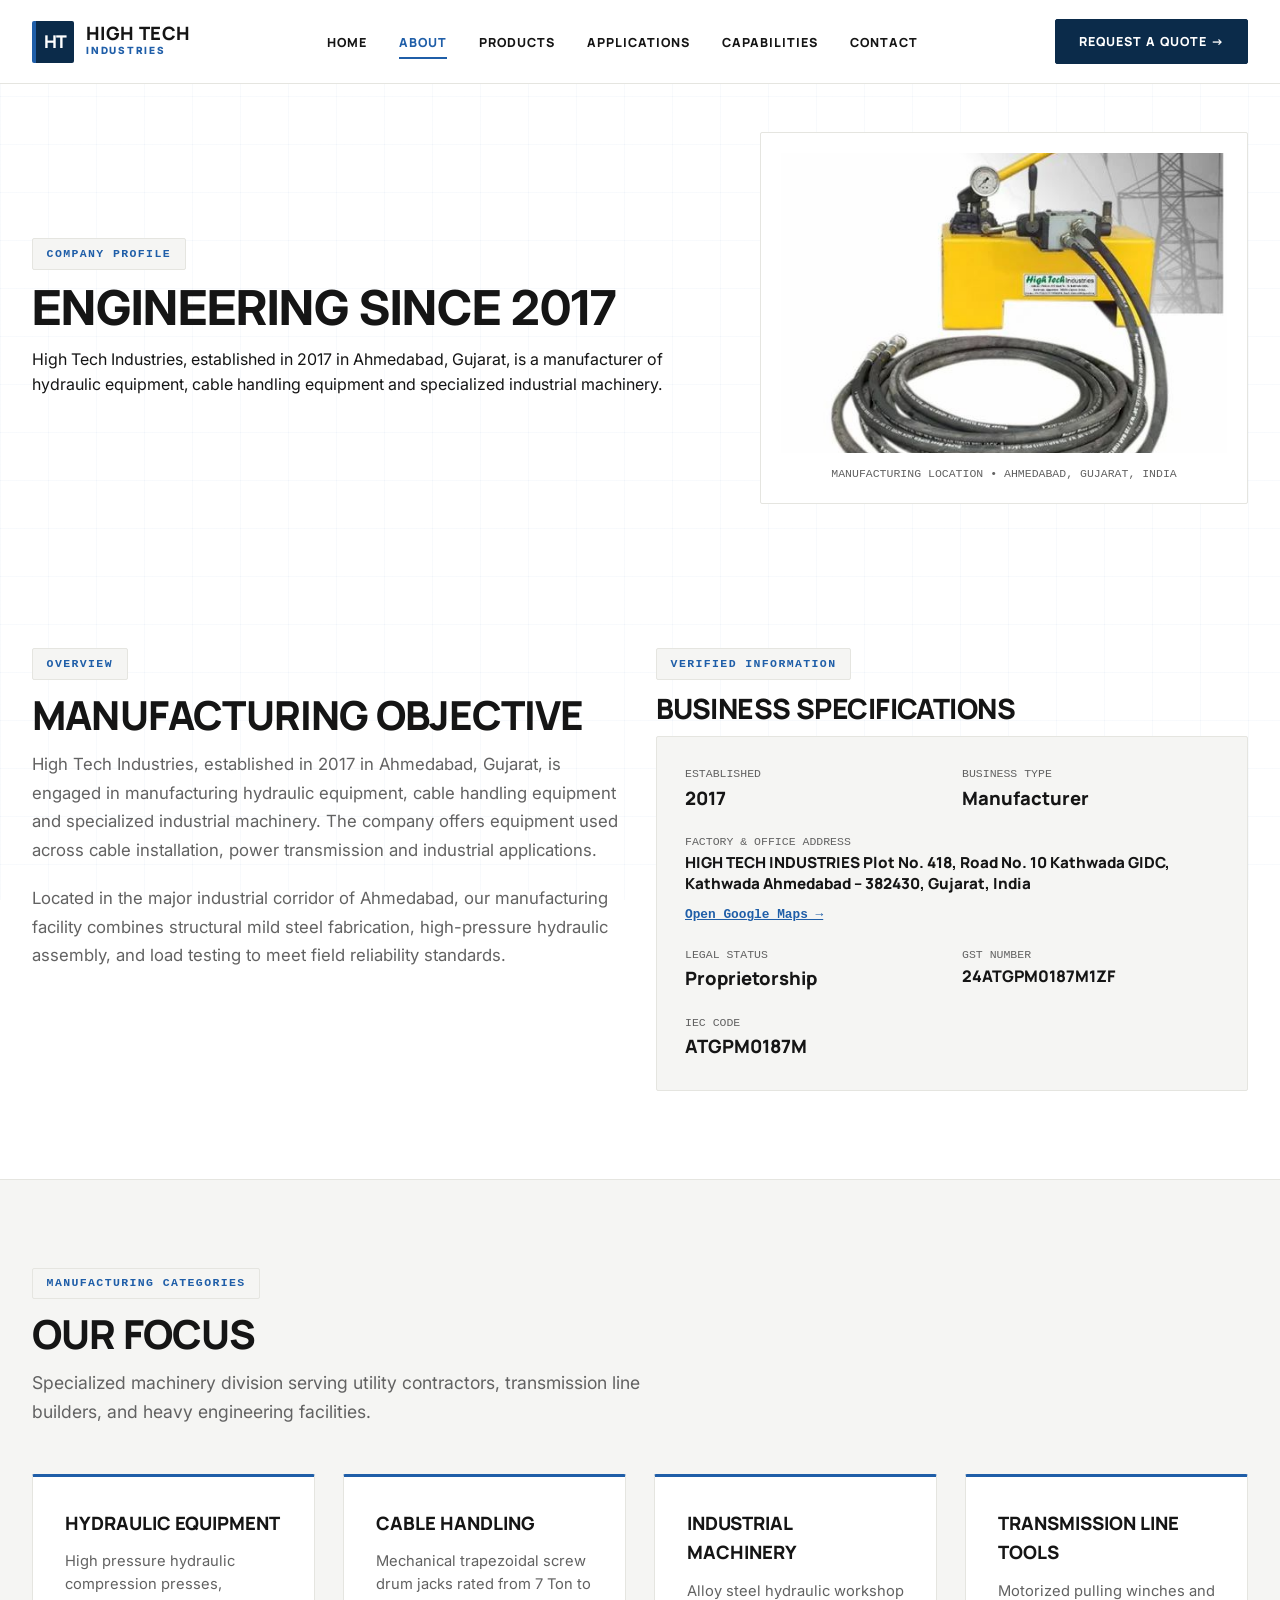
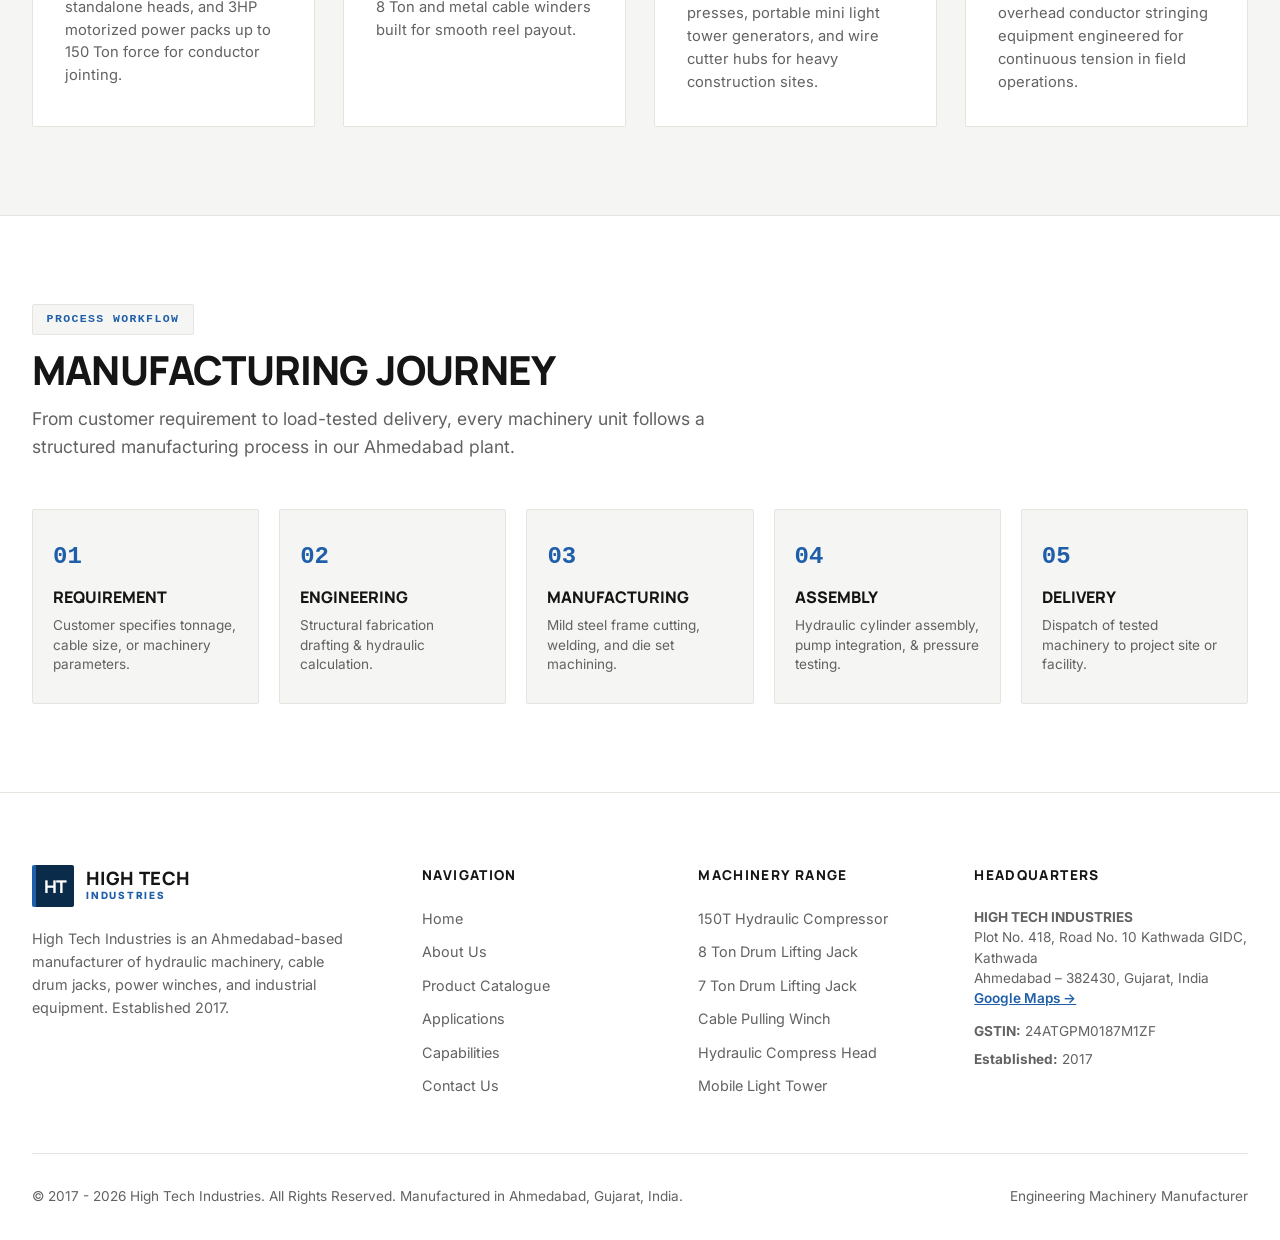
<file: about.html>
<!DOCTYPE html>
<html lang="en">

<head>
  <meta charset="UTF-8">
  <meta name="viewport" content="width=device-width, initial-scale=1.0">

  <title>About Us & Company Profile | High Tech Industries Ahmedabad</title>
  <meta name="title" content="About Us & Company Profile | High Tech Industries Ahmedabad">
  <meta name="description"
    content="High Tech Industries, established in 2017 in Ahmedabad, Gujarat, is an established manufacturer of hydraulic equipment, cable handling machinery, and industrial tools.">
  <meta name="robots" content="index, follow">

  <link rel="icon" type="image/svg+xml"
    href="data:image/svg+xml,<svg xmlns='http://www.w3.org/2000/svg' viewBox='0 0 100 100'><rect width='100' height='100' fill='%230B2B4A'/><text y='70' x='20' font-size='65' fill='%231F5EA8' font-weight='bold'>H</text></svg>">
  <link rel="stylesheet" href="css/style.css">
</head>

<body>

  <!-- CORPORATE HEADER -->
  <header class="site-header" id="siteHeader">
    <div class="container header-inner">
      <a href="index.html" class="brand-logo-wrap" aria-label="High Tech Industries Home">
        <div class="brand-logo-mark">HT</div>
        <div class="brand-logo-text">
          <span class="brand-logo-title">HIGH TECH</span>
          <span class="brand-logo-sub">INDUSTRIES</span>
        </div>
      </a>

      <ul class="nav-links-list">
        <li><a href="index.html" class="nav-item-link">HOME</a></li>
        <li><a href="about.html" class="nav-item-link active">ABOUT</a></li>
        <li><a href="products.html" class="nav-item-link">PRODUCTS</a></li>
        <li><a href="applications.html" class="nav-item-link">APPLICATIONS</a></li>
        <li><a href="capabilities.html" class="nav-item-link">CAPABILITIES</a></li>
        <li><a href="contact.html" class="nav-item-link">CONTACT</a></li>
      </ul>

      <div style="display: flex; align-items: center; gap: 1rem;">
        <a href="contact.html" class="nav-cta-btn">
          REQUEST A QUOTE &rarr;
        </a>
        <button class="mobile-nav-toggle" id="mobileNavToggle" aria-label="Toggle Navigation Menu">
          <span></span>
          <span></span>
          <span></span>
        </button>
      </div>
    </div>
  </header>

  <!-- MOBILE MENU OVERLAY -->
  <div class="mobile-full-menu" id="mobileFullMenu">
    <ul class="mobile-menu-links">
      <li><a href="index.html" class="mobile-menu-link">HOME</a></li>
      <li><a href="about.html" class="mobile-menu-link">ABOUT</a></li>
      <li><a href="products.html" class="mobile-menu-link">PRODUCTS</a></li>
      <li><a href="applications.html" class="mobile-menu-link">APPLICATIONS</a></li>
      <li><a href="capabilities.html" class="mobile-menu-link">CAPABILITIES</a></li>
      <li><a href="contact.html" class="mobile-menu-link">CONTACT</a></li>
      <li style="margin-top: 0.5rem;">
        <a href="contact.html" class="btn-primary-hero" style="width: 100%;">REQUEST A QUOTE &rarr;</a>
      </li>
    </ul>
  </div>

  <!-- ABOUT HERO SECTION -->
  <section class="hero-light-stage" style="min-height: auto; padding-top: calc(var(--header-height) + 3rem); padding-bottom: 3.5rem;">
    <div class="tech-blueprint-bg"></div>
    <div class="container grid-12" style="align-items: center; position: relative; z-index: 2;">
      <div style="grid-column: span 7;" class="reveal-fade-up">
        <span class="tech-tag">COMPANY PROFILE</span>
        <h1 class="hero-super-title" style="font-size: 3rem;">
          ENGINEERING SINCE 2017
        </h1>
        <p class="hero-sub-text">
          High Tech Industries, established in 2017 in Ahmedabad, Gujarat, is a manufacturer of hydraulic equipment, cable handling equipment and specialized industrial machinery.
        </p>
      </div>

      <div style="grid-column: span 5;" class="reveal-clip-up">
        <div style="background: var(--color-white); border: 1px solid var(--color-border); padding: 1.25rem; border-radius: 2px;">
          <img src="assets/images/company/factory-facility.jpg" alt="High Tech Industries Manufacturing Plant Ahmedabad" style="height: 300px; width: 100%; object-fit: cover;" />
          <div style="font-family: var(--font-mono); font-size: 0.72rem; color: var(--color-text-grey); text-align: center; margin-top: 0.75rem;">
            MANUFACTURING LOCATION &bull; AHMEDABAD, GUJARAT, INDIA
          </div>
        </div>
      </div>
    </div>
  </section>

  <!-- COMPANY OVERVIEW & VERIFIED DETAILS -->
  <section class="section-padding" style="background-color: var(--color-white); border-bottom: 1px solid var(--color-border);">
    <div class="container grid-12" style="align-items: start;">
      <div style="grid-column: span 6;" class="reveal-fade-up">
        <span class="tech-tag">OVERVIEW</span>
        <h2 class="section-title">MANUFACTURING OBJECTIVE</h2>
        <p style="color: var(--color-text-grey); font-size: 1.05rem; line-height: 1.7; margin-bottom: 1.25rem;">
          High Tech Industries, established in 2017 in Ahmedabad, Gujarat, is engaged in manufacturing hydraulic equipment, cable handling equipment and specialized industrial machinery. The company offers equipment used across cable installation, power transmission and industrial applications.
        </p>
        <p style="color: var(--color-text-grey); font-size: 1.05rem; line-height: 1.7;">
          Located in the major industrial corridor of Ahmedabad, our manufacturing facility combines structural mild steel fabrication, high-pressure hydraulic assembly, and load testing to meet field reliability standards.
        </p>
      </div>

      <div style="grid-column: span 6;" class="reveal-fade-up">
        <span class="tech-tag">VERIFIED INFORMATION</span>
        <h2 class="section-title" style="font-size: 1.75rem;">BUSINESS SPECIFICATIONS</h2>
        
        <div style="display: grid; grid-template-columns: 1fr 1fr; gap: 1.25rem; background: var(--color-warm-grey); border: 1px solid var(--color-border); padding: 1.75rem; border-radius: 2px;">
          <div>
            <div style="font-family: var(--font-mono); font-size: 0.72rem; color: var(--color-text-grey); text-transform: uppercase;">Established</div>
            <div style="font-family: var(--font-heading); font-size: 1.15rem; font-weight: 800; color: var(--color-charcoal);">2017</div>
          </div>
          <div>
            <div style="font-family: var(--font-mono); font-size: 0.72rem; color: var(--color-text-grey); text-transform: uppercase;">Business Type</div>
            <div style="font-family: var(--font-heading); font-size: 1.15rem; font-weight: 800; color: var(--color-charcoal);">Manufacturer</div>
          </div>
          <div style="grid-column: span 2;">
            <div style="font-family: var(--font-mono); font-size: 0.72rem; color: var(--color-text-grey); text-transform: uppercase;">Factory & Office Address</div>
            <div style="font-family: var(--font-heading); font-size: 0.95rem; font-weight: 800; color: var(--color-charcoal); line-height: 1.4;">HIGH TECH INDUSTRIES Plot No. 418, Road No. 10 Kathwada GIDC, Kathwada Ahmedabad – 382430, Gujarat, India</div>
            <div style="margin-top: 0.4rem;">
              <a href="https://maps.app.goo.gl/Ev96UvEWRhkf3uhw8" target="_blank" rel="noopener noreferrer" style="font-family: var(--font-mono); font-size: 0.8rem; font-weight: 700; color: var(--color-engineering-blue); text-decoration: underline;">Open Google Maps &rarr;</a>
            </div>
          </div>
          <div>
            <div style="font-family: var(--font-mono); font-size: 0.72rem; color: var(--color-text-grey); text-transform: uppercase;">Legal Status</div>
            <div style="font-family: var(--font-heading); font-size: 1.15rem; font-weight: 800; color: var(--color-charcoal);">Proprietorship</div>
          </div>
          <div>
            <div style="font-family: var(--font-mono); font-size: 0.72rem; color: var(--color-text-grey); text-transform: uppercase;">GST Number</div>
            <div style="font-family: var(--font-heading); font-size: 1rem; font-weight: 800; color: var(--color-charcoal);">24ATGPM0187M1ZF</div>
          </div>
          <div>
            <div style="font-family: var(--font-mono); font-size: 0.72rem; color: var(--color-text-grey); text-transform: uppercase;">IEC Code</div>
            <div style="font-family: var(--font-heading); font-size: 1.15rem; font-weight: 800; color: var(--color-charcoal);">ATGPM0187M</div>
          </div>
        </div>
      </div>
    </div>
  </section>

  <!-- OUR FOCUS SECTION -->
  <section class="section-padding" style="background-color: var(--color-warm-grey); border-bottom: 1px solid var(--color-border);">
    <div class="container">
      <div class="editorial-header reveal-fade-up">
        <span class="tech-tag">MANUFACTURING CATEGORIES</span>
        <h2 class="section-title">OUR FOCUS</h2>
        <p class="section-subtitle">
          Specialized machinery division serving utility contractors, transmission line builders, and heavy engineering facilities.
        </p>
      </div>

      <div class="capabilities-tech-grid">
        <div class="cap-tech-card reveal-fade-up">
          <h3 class="cap-tech-title">HYDRAULIC EQUIPMENT</h3>
          <p class="cap-tech-desc">
            High pressure hydraulic compression presses, standalone heads, and 3HP motorized power packs up to 150 Ton force for conductor jointing.
          </p>
        </div>

        <div class="cap-tech-card reveal-fade-up" style="transition-delay: 0.1s;">
          <h3 class="cap-tech-title">CABLE HANDLING</h3>
          <p class="cap-tech-desc">
            Mechanical trapezoidal screw drum jacks rated from 7 Ton to 8 Ton and metal cable winders built for smooth reel payout.
          </p>
        </div>

        <div class="cap-tech-card reveal-fade-up" style="transition-delay: 0.2s;">
          <h3 class="cap-tech-title">INDUSTRIAL MACHINERY</h3>
          <p class="cap-tech-desc">
            Alloy steel hydraulic workshop presses, portable mini light tower generators, and wire cutter hubs for heavy construction sites.
          </p>
        </div>

        <div class="cap-tech-card reveal-fade-up" style="transition-delay: 0.3s;">
          <h3 class="cap-tech-title">TRANSMISSION LINE TOOLS</h3>
          <p class="cap-tech-desc">
            Motorized pulling winches and overhead conductor stringing equipment engineered for continuous tension in field operations.
          </p>
        </div>
      </div>
    </div>
  </section>

  <!-- MANUFACTURING JOURNEY WORKFLOW -->
  <section class="section-padding" style="background-color: var(--color-white);">
    <div class="container">
      <div class="editorial-header reveal-fade-up">
        <span class="tech-tag">PROCESS WORKFLOW</span>
        <h2 class="section-title">MANUFACTURING JOURNEY</h2>
        <p class="section-subtitle">
          From customer requirement to load-tested delivery, every machinery unit follows a structured manufacturing process in our Ahmedabad plant.
        </p>
      </div>

      <div style="display: grid; grid-template-columns: repeat(5, 1fr); gap: 1.25rem;" class="reveal-fade-up">
        <div style="background: var(--color-warm-grey); border: 1px solid var(--color-border); padding: 1.75rem 1.25rem; border-radius: 2px;">
          <div style="font-family: var(--font-mono); font-size: 1.5rem; font-weight: 900; color: var(--color-engineering-blue); margin-bottom: 0.5rem;">01</div>
          <h4 style="font-family: var(--font-heading); font-size: 1rem; font-weight: 800; color: var(--color-charcoal); text-transform: uppercase; margin-bottom: 0.35rem;">REQUIREMENT</h4>
          <p style="font-size: 0.85rem; color: var(--color-text-grey); line-height: 1.45;">Customer specifies tonnage, cable size, or machinery parameters.</p>
        </div>

        <div style="background: var(--color-warm-grey); border: 1px solid var(--color-border); padding: 1.75rem 1.25rem; border-radius: 2px;">
          <div style="font-family: var(--font-mono); font-size: 1.5rem; font-weight: 900; color: var(--color-engineering-blue); margin-bottom: 0.5rem;">02</div>
          <h4 style="font-family: var(--font-heading); font-size: 1rem; font-weight: 800; color: var(--color-charcoal); text-transform: uppercase; margin-bottom: 0.35rem;">ENGINEERING</h4>
          <p style="font-size: 0.85rem; color: var(--color-text-grey); line-height: 1.45;">Structural fabrication drafting & hydraulic calculation.</p>
        </div>

        <div style="background: var(--color-warm-grey); border: 1px solid var(--color-border); padding: 1.75rem 1.25rem; border-radius: 2px;">
          <div style="font-family: var(--font-mono); font-size: 1.5rem; font-weight: 900; color: var(--color-engineering-blue); margin-bottom: 0.5rem;">03</div>
          <h4 style="font-family: var(--font-heading); font-size: 1rem; font-weight: 800; color: var(--color-charcoal); text-transform: uppercase; margin-bottom: 0.35rem;">MANUFACTURING</h4>
          <p style="font-size: 0.85rem; color: var(--color-text-grey); line-height: 1.45;">Mild steel frame cutting, welding, and die set machining.</p>
        </div>

        <div style="background: var(--color-warm-grey); border: 1px solid var(--color-border); padding: 1.75rem 1.25rem; border-radius: 2px;">
          <div style="font-family: var(--font-mono); font-size: 1.5rem; font-weight: 900; color: var(--color-engineering-blue); margin-bottom: 0.5rem;">04</div>
          <h4 style="font-family: var(--font-heading); font-size: 1rem; font-weight: 800; color: var(--color-charcoal); text-transform: uppercase; margin-bottom: 0.35rem;">ASSEMBLY</h4>
          <p style="font-size: 0.85rem; color: var(--color-text-grey); line-height: 1.45;">Hydraulic cylinder assembly, pump integration, & pressure testing.</p>
        </div>

        <div style="background: var(--color-warm-grey); border: 1px solid var(--color-border); padding: 1.75rem 1.25rem; border-radius: 2px;">
          <div style="font-family: var(--font-mono); font-size: 1.5rem; font-weight: 900; color: var(--color-engineering-blue); margin-bottom: 0.5rem;">05</div>
          <h4 style="font-family: var(--font-heading); font-size: 1rem; font-weight: 800; color: var(--color-charcoal); text-transform: uppercase; margin-bottom: 0.35rem;">DELIVERY</h4>
          <p style="font-size: 0.85rem; color: var(--color-text-grey); line-height: 1.45;">Dispatch of tested machinery to project site or facility.</p>
        </div>
      </div>
    </div>
  </section>

  <!-- CORPORATE FOOTER -->
  <footer class="site-footer">
    <div class="container">
      <div class="footer-top-grid">
        <div>
          <a href="index.html" class="brand-logo-wrap" style="margin-bottom: 1.25rem;">
            <div class="brand-logo-mark">HT</div>
            <div class="brand-logo-text">
              <span class="brand-logo-title">HIGH TECH</span>
              <span class="brand-logo-sub">INDUSTRIES</span>
            </div>
          </a>
          <p style="font-size: 0.9rem; color: var(--color-text-grey); line-height: 1.6; max-width: 320px;">
            High Tech Industries is an Ahmedabad-based manufacturer of hydraulic machinery, cable drum jacks, power winches, and industrial equipment. Established 2017.
          </p>
        </div>

        <div>
          <h4 class="footer-col-heading">NAVIGATION</h4>
          <ul class="footer-links-list">
            <li><a href="index.html">Home</a></li>
            <li><a href="about.html">About Us</a></li>
            <li><a href="products.html">Product Catalogue</a></li>
            <li><a href="applications.html">Applications</a></li>
            <li><a href="capabilities.html">Capabilities</a></li>
            <li><a href="contact.html">Contact Us</a></li>
          </ul>
        </div>

        <div>
          <h4 class="footer-col-heading">MACHINERY RANGE</h4>
          <ul class="footer-links-list">
            <li><a href="product-detail.html?id=prod-01">150T Hydraulic Compressor</a></li>
            <li><a href="product-detail.html?id=prod-03">8 Ton Drum Lifting Jack</a></li>
            <li><a href="product-detail.html?id=prod-04">7 Ton Drum Lifting Jack</a></li>
            <li><a href="product-detail.html?id=prod-05">Cable Pulling Winch</a></li>
            <li><a href="product-detail.html?id=prod-06">Hydraulic Compress Head</a></li>
            <li><a href="product-detail.html?id=prod-11">Mobile Light Tower</a></li>
          </ul>
        </div>

        <div>
          <h4 class="footer-col-heading">HEADQUARTERS</h4>
          <p style="font-size: 0.85rem; color: var(--color-text-grey); line-height: 1.5; margin-bottom: 0.75rem;">
            <strong>HIGH TECH INDUSTRIES</strong><br>
            Plot No. 418, Road No. 10 Kathwada GIDC, Kathwada<br>
            Ahmedabad – 382430, Gujarat, India<br>
            <a href="https://maps.app.goo.gl/Ev96UvEWRhkf3uhw8" target="_blank" rel="noopener noreferrer" style="color: var(--color-engineering-blue); text-decoration: underline; font-weight: 600;">Google Maps &rarr;</a>
          </p>
          <p style="font-size: 0.85rem; color: var(--color-text-grey); margin-bottom: 0.4rem;">
            <strong>GSTIN:</strong> 24ATGPM0187M1ZF
          </p>
          <p style="font-size: 0.85rem; color: var(--color-text-grey);">
            <strong>Established:</strong> 2017
          </p>
        </div>
      </div>

      <div class="footer-bottom-strip">
        <div>
          &copy; 2017 - 2026 High Tech Industries. All Rights Reserved. Manufactured in Ahmedabad, Gujarat, India.
        </div>
        <div>
          Engineering Machinery Manufacturer
        </div>
      </div>
    </div>
  </footer>

  <script src="js/main.js"></script>
</body>

</html>
</file>
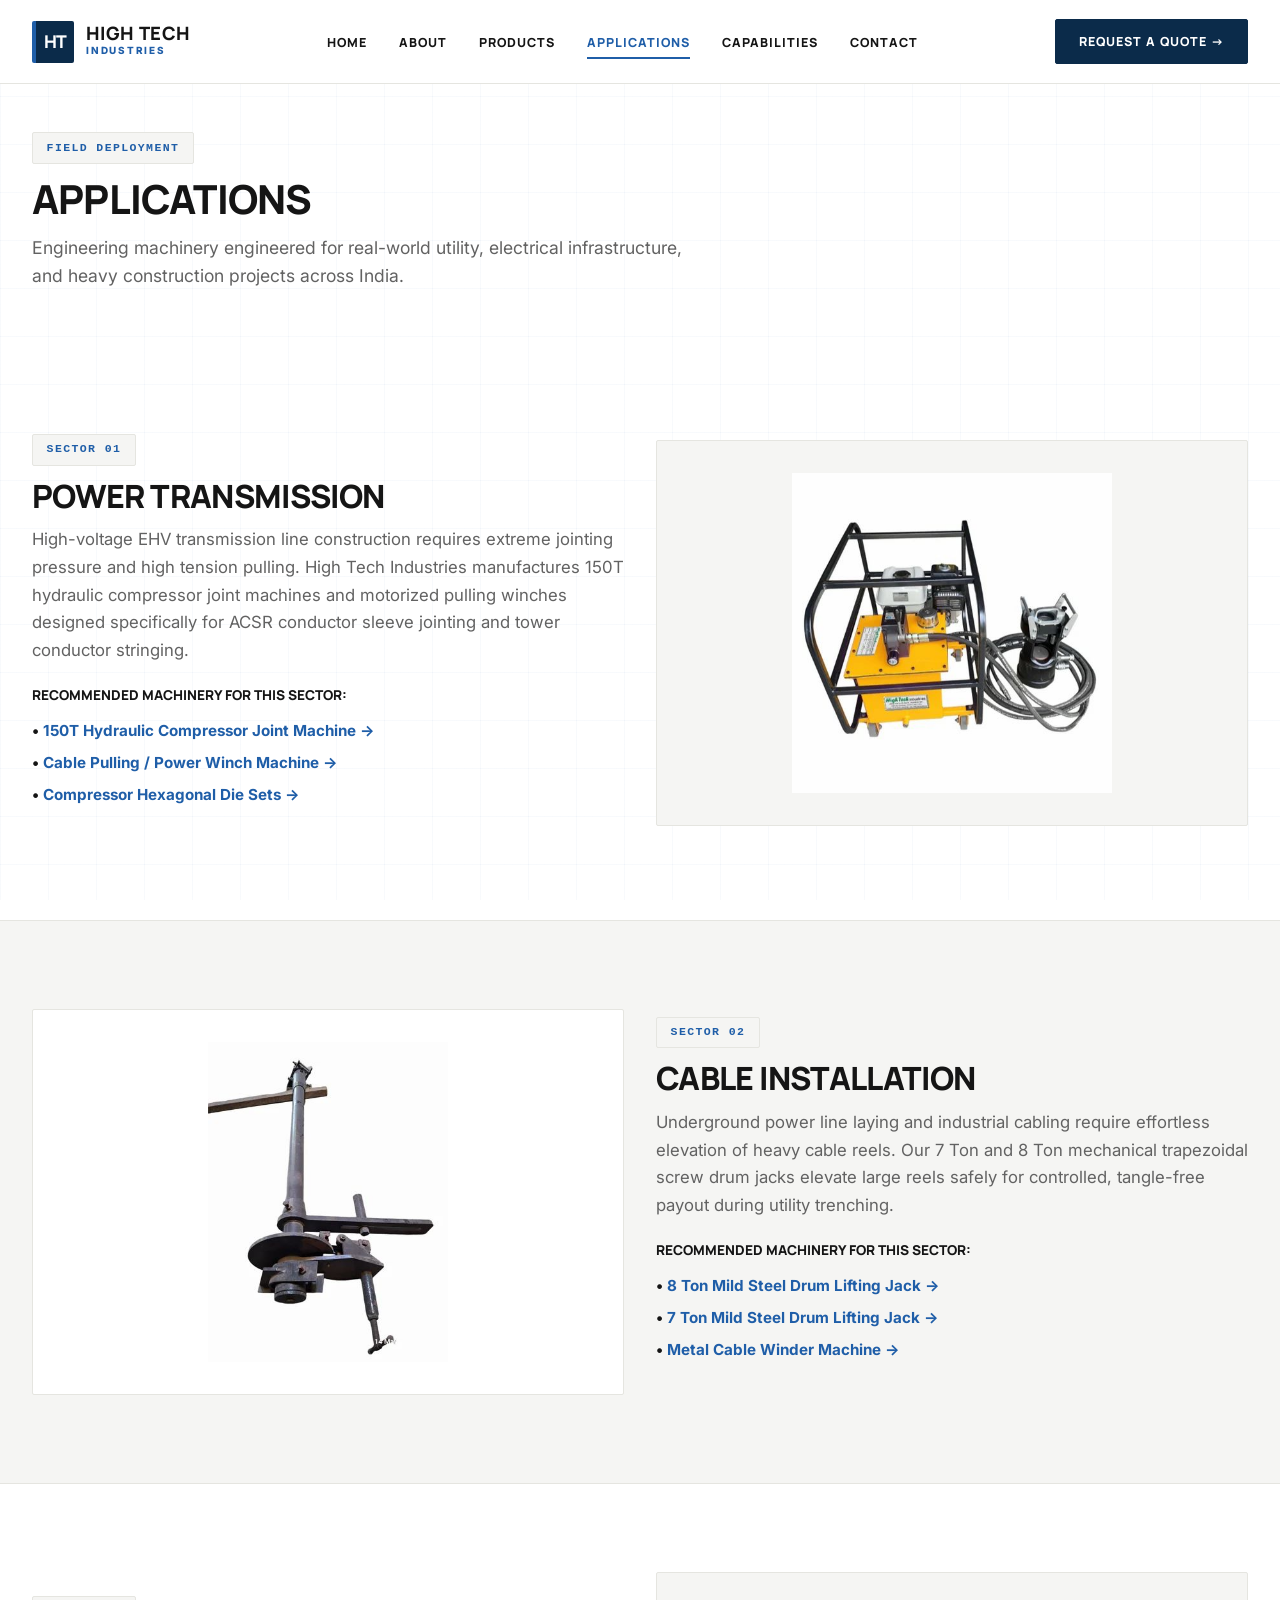
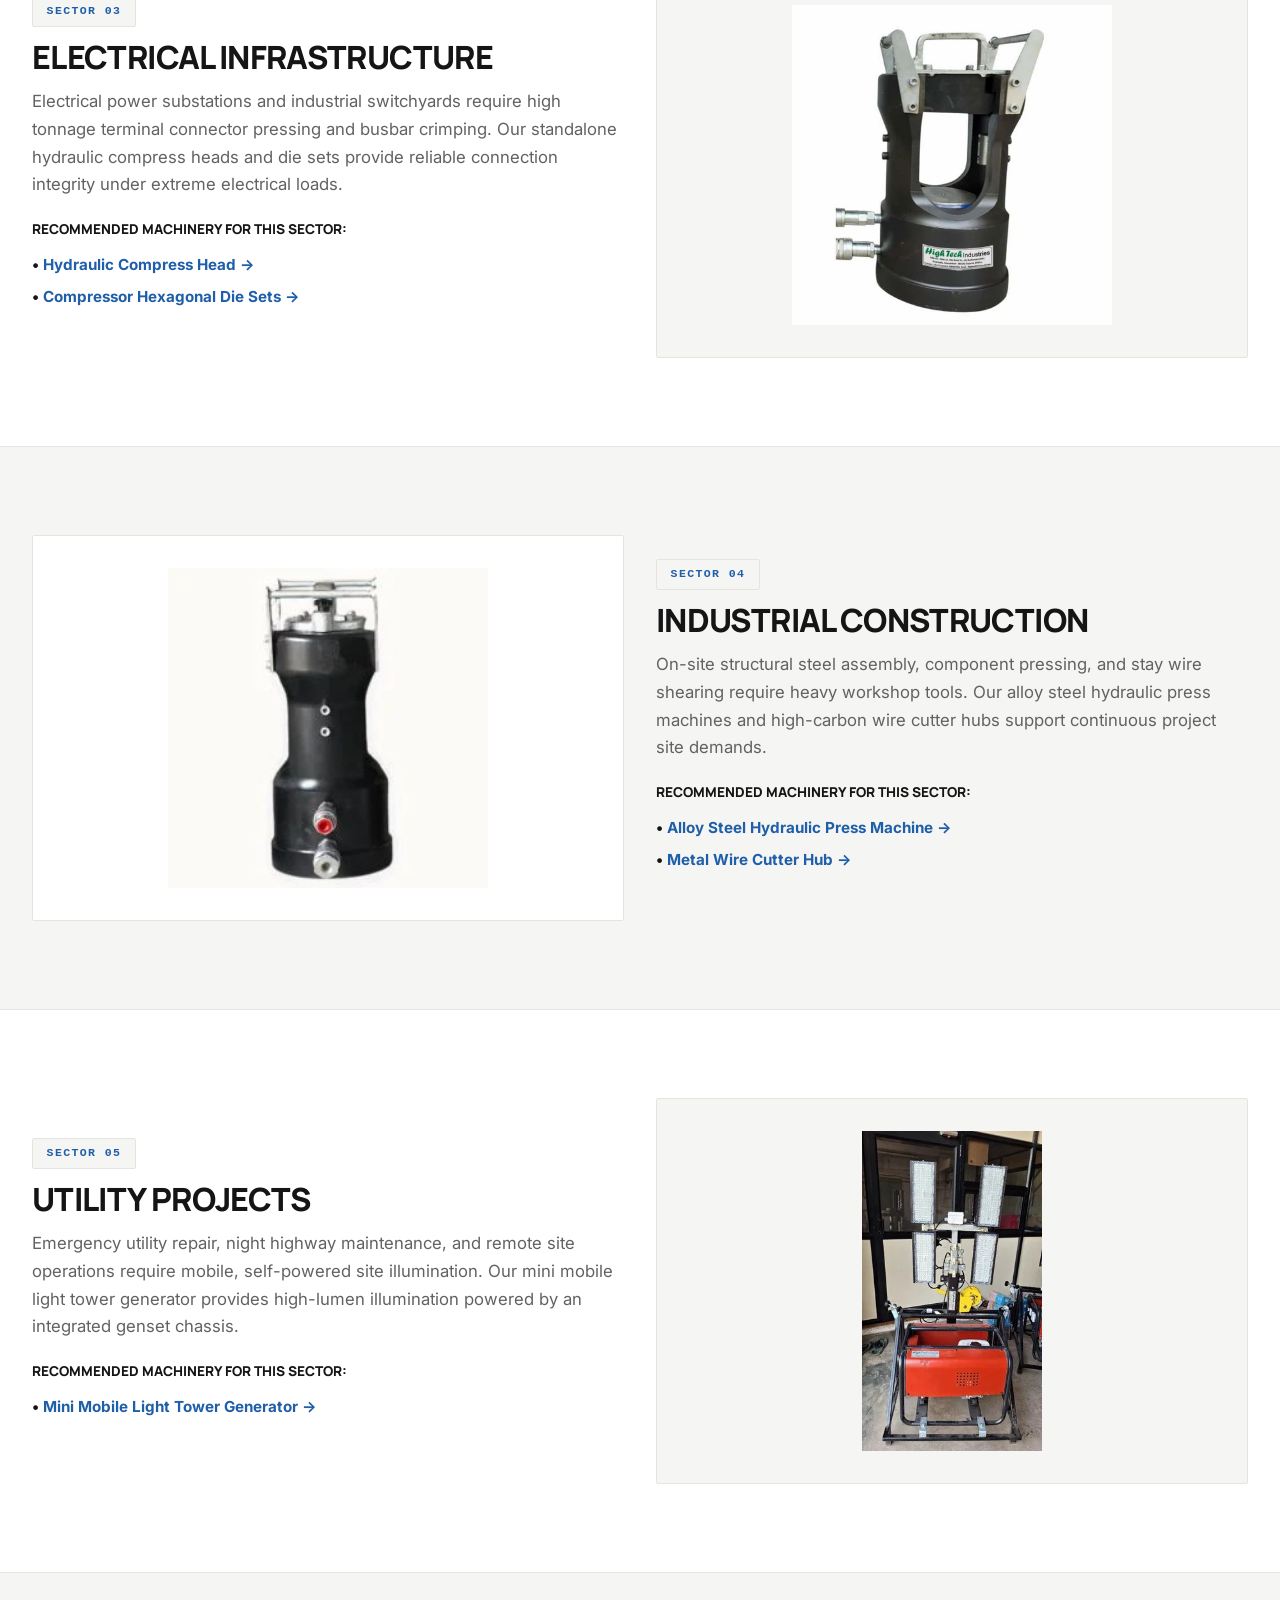
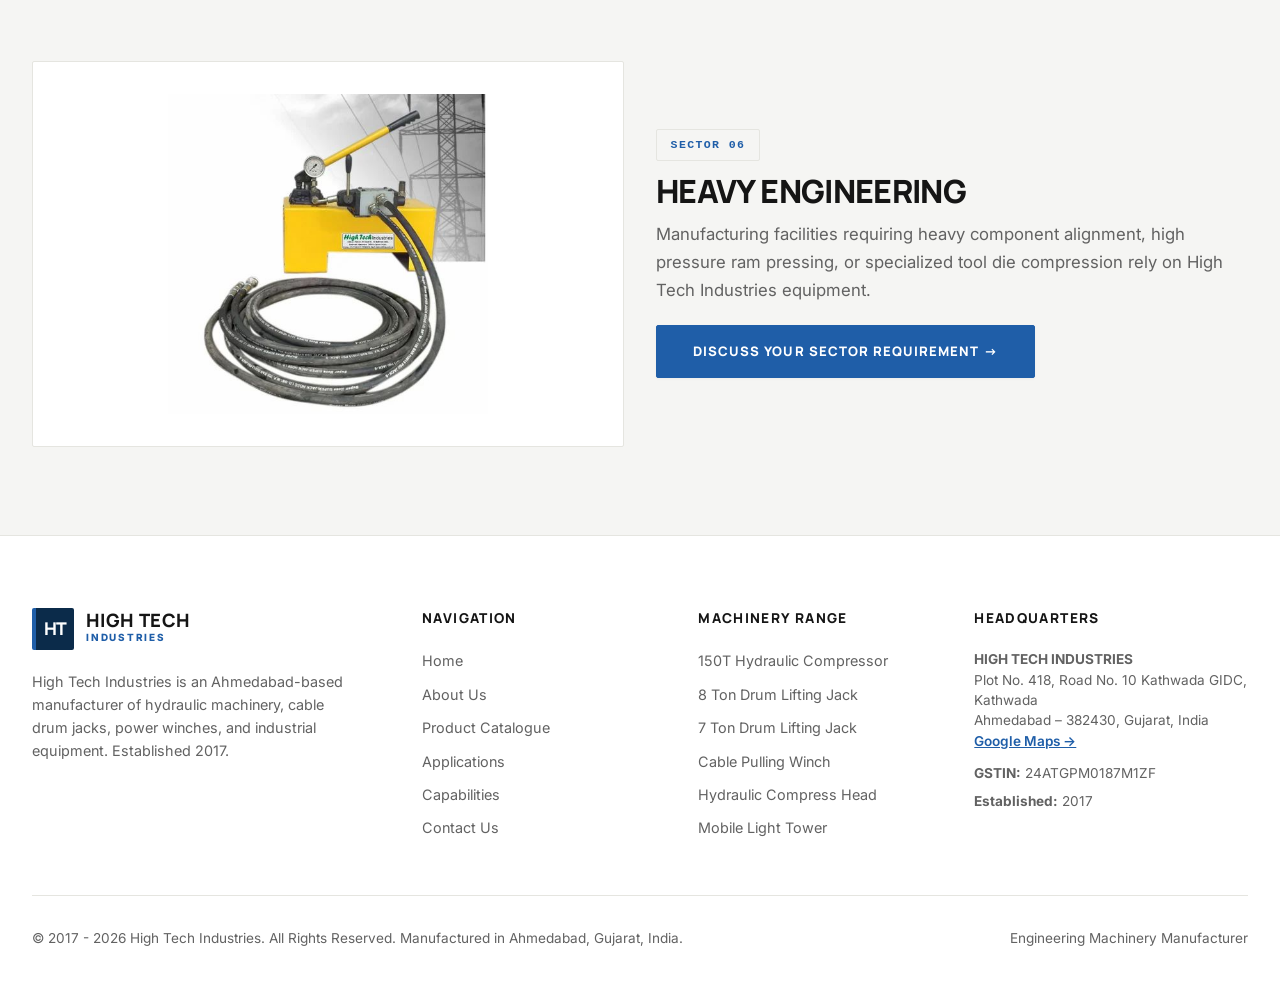
<file: applications.html>
<!DOCTYPE html>
<html lang="en">

<head>
  <meta charset="UTF-8">
  <meta name="viewport" content="width=device-width, initial-scale=1.0">

  <title>Industrial Applications | High Tech Industries Ahmedabad</title>
  <meta name="title" content="Industrial Applications | High Tech Industries Ahmedabad">
  <meta name="description"
    content="Discover where High Tech Industries hydraulic equipment, cable drum jacks, winches, and machinery operate across power transmission, cable laying, and heavy construction.">
  <meta name="robots" content="index, follow">

  <link rel="icon" type="image/svg+xml"
    href="data:image/svg+xml,<svg xmlns='http://www.w3.org/2000/svg' viewBox='0 0 100 100'><rect width='100' height='100' fill='%230B2B4A'/><text y='70' x='20' font-size='65' fill='%231F5EA8' font-weight='bold'>H</text></svg>">
  <link rel="stylesheet" href="css/style.css">
</head>

<body>

  <!-- CORPORATE HEADER -->
  <header class="site-header" id="siteHeader">
    <div class="container header-inner">
      <a href="index.html" class="brand-logo-wrap" aria-label="High Tech Industries Home">
        <div class="brand-logo-mark">HT</div>
        <div class="brand-logo-text">
          <span class="brand-logo-title">HIGH TECH</span>
          <span class="brand-logo-sub">INDUSTRIES</span>
        </div>
      </a>

      <ul class="nav-links-list">
        <li><a href="index.html" class="nav-item-link">HOME</a></li>
        <li><a href="about.html" class="nav-item-link">ABOUT</a></li>
        <li><a href="products.html" class="nav-item-link">PRODUCTS</a></li>
        <li><a href="applications.html" class="nav-item-link active">APPLICATIONS</a></li>
        <li><a href="capabilities.html" class="nav-item-link">CAPABILITIES</a></li>
        <li><a href="contact.html" class="nav-item-link">CONTACT</a></li>
      </ul>

      <div style="display: flex; align-items: center; gap: 1rem;">
        <a href="contact.html" class="nav-cta-btn">
          REQUEST A QUOTE &rarr;
        </a>
        <button class="mobile-nav-toggle" id="mobileNavToggle" aria-label="Toggle Navigation Menu">
          <span></span>
          <span></span>
          <span></span>
        </button>
      </div>
    </div>
  </header>

  <!-- MOBILE MENU OVERLAY -->
  <div class="mobile-full-menu" id="mobileFullMenu">
    <ul class="mobile-menu-links">
      <li><a href="index.html" class="mobile-menu-link">HOME</a></li>
      <li><a href="about.html" class="mobile-menu-link">ABOUT</a></li>
      <li><a href="products.html" class="mobile-menu-link">PRODUCTS</a></li>
      <li><a href="applications.html" class="mobile-menu-link">APPLICATIONS</a></li>
      <li><a href="capabilities.html" class="mobile-menu-link">CAPABILITIES</a></li>
      <li><a href="contact.html" class="mobile-menu-link">CONTACT</a></li>
      <li style="margin-top: 0.5rem;">
        <a href="contact.html" class="btn-primary-hero" style="width: 100%;">REQUEST A QUOTE &rarr;</a>
      </li>
    </ul>
  </div>

  <!-- APPLICATIONS HERO -->
  <section class="hero-light-stage" style="min-height: auto; padding-top: calc(var(--header-height) + 3rem); padding-bottom: 3.5rem;">
    <div class="tech-blueprint-bg"></div>
    <div class="container" style="position: relative; z-index: 2;">
      <span class="tech-tag">FIELD DEPLOYMENT</span>
      <h1 class="section-title">APPLICATIONS</h1>
      <p class="section-subtitle">
        Engineering machinery engineered for real-world utility, electrical infrastructure, and heavy construction projects across India.
      </p>
    </div>
  </section>

  <!-- SECTOR 1: POWER TRANSMISSION -->
  <section class="section-padding" style="background-color: var(--color-white); border-bottom: 1px solid var(--color-border);">
    <div class="container grid-12" style="align-items: center;">
      <div style="grid-column: span 6;" class="reveal-fade-up">
        <span class="tech-tag">SECTOR 01</span>
        <h2 class="section-title" style="font-size: 2rem;">POWER TRANSMISSION</h2>
        <p style="color: var(--color-text-grey); font-size: 1.05rem; line-height: 1.65; margin-bottom: 1.25rem;">
          High-voltage EHV transmission line construction requires extreme jointing pressure and high tension pulling. High Tech Industries manufactures 150T hydraulic compressor joint machines and motorized pulling winches designed specifically for ACSR conductor sleeve jointing and tower conductor stringing.
        </p>
        <div style="font-family: var(--font-heading); font-size: 0.85rem; font-weight: 800; color: var(--color-charcoal); text-transform: uppercase; margin-bottom: 0.75rem;">
          RECOMMENDED MACHINERY FOR THIS SECTOR:
        </div>
        <ul style="list-style: none; display: flex; flex-direction: column; gap: 0.5rem; margin-bottom: 1.5rem; font-size: 0.95rem; font-weight: 700;">
          <li>&bull; <a href="product-detail.html?id=prod-01" style="color: var(--color-engineering-blue);">150T Hydraulic Compressor Joint Machine &rarr;</a></li>
          <li>&bull; <a href="product-detail.html?id=prod-05" style="color: var(--color-engineering-blue);">Cable Pulling / Power Winch Machine &rarr;</a></li>
          <li>&bull; <a href="product-detail.html?id=prod-08" style="color: var(--color-engineering-blue);">Compressor Hexagonal Die Sets &rarr;</a></li>
        </ul>
      </div>

      <div style="grid-column: span 6;" class="reveal-clip-up">
        <div style="background: var(--color-warm-grey); border: 1px solid var(--color-border); padding: 2rem; border-radius: 2px;">
          <img src="assets/images/products/hydraulic-compressor/hydraulic-compressor-150t.jpg" alt="Power Transmission Application" style="max-height: 320px; width: 100%; object-fit: contain;" />
        </div>
      </div>
    </div>
  </section>

  <!-- SECTOR 2: CABLE INSTALLATION -->
  <section class="section-padding" style="background-color: var(--color-warm-grey); border-bottom: 1px solid var(--color-border);">
    <div class="container grid-12" style="align-items: center;">
      <div style="grid-column: span 6;" class="reveal-clip-up">
        <div style="background: var(--color-white); border: 1px solid var(--color-border); padding: 2rem; border-radius: 2px;">
          <img src="assets/images/products/cable-drum-jack/drum-lifting-jack-8-ton.jpg" alt="Cable Installation Application" style="max-height: 320px; width: 100%; object-fit: contain;" />
        </div>
      </div>

      <div style="grid-column: span 6;" class="reveal-fade-up">
        <span class="tech-tag">SECTOR 02</span>
        <h2 class="section-title" style="font-size: 2rem;">CABLE INSTALLATION</h2>
        <p style="color: var(--color-text-grey); font-size: 1.05rem; line-height: 1.65; margin-bottom: 1.25rem;">
          Underground power line laying and industrial cabling require effortless elevation of heavy cable reels. Our 7 Ton and 8 Ton mechanical trapezoidal screw drum jacks elevate large reels safely for controlled, tangle-free payout during utility trenching.
        </p>
        <div style="font-family: var(--font-heading); font-size: 0.85rem; font-weight: 800; color: var(--color-charcoal); text-transform: uppercase; margin-bottom: 0.75rem;">
          RECOMMENDED MACHINERY FOR THIS SECTOR:
        </div>
        <ul style="list-style: none; display: flex; flex-direction: column; gap: 0.5rem; margin-bottom: 1.5rem; font-size: 0.95rem; font-weight: 700;">
          <li>&bull; <a href="product-detail.html?id=prod-03" style="color: var(--color-engineering-blue);">8 Ton Mild Steel Drum Lifting Jack &rarr;</a></li>
          <li>&bull; <a href="product-detail.html?id=prod-04" style="color: var(--color-engineering-blue);">7 Ton Mild Steel Drum Lifting Jack &rarr;</a></li>
          <li>&bull; <a href="product-detail.html?id=prod-07" style="color: var(--color-engineering-blue);">Metal Cable Winder Machine &rarr;</a></li>
        </ul>
      </div>
    </div>
  </section>

  <!-- SECTOR 3: ELECTRICAL INFRASTRUCTURE -->
  <section class="section-padding" style="background-color: var(--color-white); border-bottom: 1px solid var(--color-border);">
    <div class="container grid-12" style="align-items: center;">
      <div style="grid-column: span 6;" class="reveal-fade-up">
        <span class="tech-tag">SECTOR 03</span>
        <h2 class="section-title" style="font-size: 2rem;">ELECTRICAL INFRASTRUCTURE</h2>
        <p style="color: var(--color-text-grey); font-size: 1.05rem; line-height: 1.65; margin-bottom: 1.25rem;">
          Electrical power substations and industrial switchyards require high tonnage terminal connector pressing and busbar crimping. Our standalone hydraulic compress heads and die sets provide reliable connection integrity under extreme electrical loads.
        </p>
        <div style="font-family: var(--font-heading); font-size: 0.85rem; font-weight: 800; color: var(--color-charcoal); text-transform: uppercase; margin-bottom: 0.75rem;">
          RECOMMENDED MACHINERY FOR THIS SECTOR:
        </div>
        <ul style="list-style: none; display: flex; flex-direction: column; gap: 0.5rem; margin-bottom: 1.5rem; font-size: 0.95rem; font-weight: 700;">
          <li>&bull; <a href="product-detail.html?id=prod-06" style="color: var(--color-engineering-blue);">Hydraulic Compress Head &rarr;</a></li>
          <li>&bull; <a href="product-detail.html?id=prod-08" style="color: var(--color-engineering-blue);">Compressor Hexagonal Die Sets &rarr;</a></li>
        </ul>
      </div>

      <div style="grid-column: span 6;" class="reveal-clip-up">
        <div style="background: var(--color-warm-grey); border: 1px solid var(--color-border); padding: 2rem; border-radius: 2px;">
          <img src="assets/images/products/compressor-head/hydraulic-compress-head.jpg" alt="Electrical Infrastructure Application" style="max-height: 320px; width: 100%; object-fit: contain;" />
        </div>
      </div>
    </div>
  </section>

  <!-- SECTOR 4: INDUSTRIAL CONSTRUCTION -->
  <section class="section-padding" style="background-color: var(--color-warm-grey); border-bottom: 1px solid var(--color-border);">
    <div class="container grid-12" style="align-items: center;">
      <div style="grid-column: span 6;" class="reveal-clip-up">
        <div style="background: var(--color-white); border: 1px solid var(--color-border); padding: 2rem; border-radius: 2px;">
          <img src="assets/images/products/hydraulic-press/hydraulic-press-machine.jpg" alt="Industrial Construction Application" style="max-height: 320px; width: 100%; object-fit: contain;" />
        </div>
      </div>

      <div style="grid-column: span 6;" class="reveal-fade-up">
        <span class="tech-tag">SECTOR 04</span>
        <h2 class="section-title" style="font-size: 2rem;">INDUSTRIAL CONSTRUCTION</h2>
        <p style="color: var(--color-text-grey); font-size: 1.05rem; line-height: 1.65; margin-bottom: 1.25rem;">
          On-site structural steel assembly, component pressing, and stay wire shearing require heavy workshop tools. Our alloy steel hydraulic press machines and high-carbon wire cutter hubs support continuous project site demands.
        </p>
        <div style="font-family: var(--font-heading); font-size: 0.85rem; font-weight: 800; color: var(--color-charcoal); text-transform: uppercase; margin-bottom: 0.75rem;">
          RECOMMENDED MACHINERY FOR THIS SECTOR:
        </div>
        <ul style="list-style: none; display: flex; flex-direction: column; gap: 0.5rem; margin-bottom: 1.5rem; font-size: 0.95rem; font-weight: 700;">
          <li>&bull; <a href="product-detail.html?id=prod-10" style="color: var(--color-engineering-blue);">Alloy Steel Hydraulic Press Machine &rarr;</a></li>
          <li>&bull; <a href="product-detail.html?id=prod-09" style="color: var(--color-engineering-blue);">Metal Wire Cutter Hub &rarr;</a></li>
        </ul>
      </div>
    </div>
  </section>

  <!-- SECTOR 5: UTILITY PROJECTS -->
  <section class="section-padding" style="background-color: var(--color-white); border-bottom: 1px solid var(--color-border);">
    <div class="container grid-12" style="align-items: center;">
      <div style="grid-column: span 6;" class="reveal-fade-up">
        <span class="tech-tag">SECTOR 05</span>
        <h2 class="section-title" style="font-size: 2rem;">UTILITY PROJECTS</h2>
        <p style="color: var(--color-text-grey); font-size: 1.05rem; line-height: 1.65; margin-bottom: 1.25rem;">
          Emergency utility repair, night highway maintenance, and remote site operations require mobile, self-powered site illumination. Our mini mobile light tower generator provides high-lumen illumination powered by an integrated genset chassis.
        </p>
        <div style="font-family: var(--font-heading); font-size: 0.85rem; font-weight: 800; color: var(--color-charcoal); text-transform: uppercase; margin-bottom: 0.75rem;">
          RECOMMENDED MACHINERY FOR THIS SECTOR:
        </div>
        <ul style="list-style: none; display: flex; flex-direction: column; gap: 0.5rem; margin-bottom: 1.5rem; font-size: 0.95rem; font-weight: 700;">
          <li>&bull; <a href="product-detail.html?id=prod-11" style="color: var(--color-engineering-blue);">Mini Mobile Light Tower Generator &rarr;</a></li>
        </ul>
      </div>

      <div style="grid-column: span 6;" class="reveal-clip-up">
        <div style="background: var(--color-warm-grey); border: 1px solid var(--color-border); padding: 2rem; border-radius: 2px;">
          <img src="assets/images/products/tower-generator/mini-mobile-light-tower.jpg" alt="Utility Projects Application" style="max-height: 320px; width: 100%; object-fit: contain;" />
        </div>
      </div>
    </div>
  </section>

  <!-- SECTOR 6: HEAVY ENGINEERING -->
  <section class="section-padding" style="background-color: var(--color-warm-grey);">
    <div class="container grid-12" style="align-items: center;">
      <div style="grid-column: span 6;" class="reveal-clip-up">
        <div style="background: var(--color-white); border: 1px solid var(--color-border); padding: 2rem; border-radius: 2px;">
          <img src="assets/images/products/hydraulic-compressor/hydraulic-compressor-jointing.jpg" alt="Heavy Engineering Application" style="max-height: 320px; width: 100%; object-fit: contain;" />
        </div>
      </div>

      <div style="grid-column: span 6;" class="reveal-fade-up">
        <span class="tech-tag">SECTOR 06</span>
        <h2 class="section-title" style="font-size: 2rem;">HEAVY ENGINEERING</h2>
        <p style="color: var(--color-text-grey); font-size: 1.05rem; line-height: 1.65; margin-bottom: 1.25rem;">
          Manufacturing facilities requiring heavy component alignment, high pressure ram pressing, or specialized tool die compression rely on High Tech Industries equipment.
        </p>
        <a href="contact.html" class="btn-primary-hero">
          DISCUSS YOUR SECTOR REQUIREMENT &rarr;
        </a>
      </div>
    </div>
  </section>

  <!-- CORPORATE FOOTER -->
  <footer class="site-footer">
    <div class="container">
      <div class="footer-top-grid">
        <div>
          <a href="index.html" class="brand-logo-wrap" style="margin-bottom: 1.25rem;">
            <div class="brand-logo-mark">HT</div>
            <div class="brand-logo-text">
              <span class="brand-logo-title">HIGH TECH</span>
              <span class="brand-logo-sub">INDUSTRIES</span>
            </div>
          </a>
          <p style="font-size: 0.9rem; color: var(--color-text-grey); line-height: 1.6; max-width: 320px;">
            High Tech Industries is an Ahmedabad-based manufacturer of hydraulic machinery, cable drum jacks, power winches, and industrial equipment. Established 2017.
          </p>
        </div>

        <div>
          <h4 class="footer-col-heading">NAVIGATION</h4>
          <ul class="footer-links-list">
            <li><a href="index.html">Home</a></li>
            <li><a href="about.html">About Us</a></li>
            <li><a href="products.html">Product Catalogue</a></li>
            <li><a href="applications.html">Applications</a></li>
            <li><a href="capabilities.html">Capabilities</a></li>
            <li><a href="contact.html">Contact Us</a></li>
          </ul>
        </div>

        <div>
          <h4 class="footer-col-heading">MACHINERY RANGE</h4>
          <ul class="footer-links-list">
            <li><a href="product-detail.html?id=prod-01">150T Hydraulic Compressor</a></li>
            <li><a href="product-detail.html?id=prod-03">8 Ton Drum Lifting Jack</a></li>
            <li><a href="product-detail.html?id=prod-04">7 Ton Drum Lifting Jack</a></li>
            <li><a href="product-detail.html?id=prod-05">Cable Pulling Winch</a></li>
            <li><a href="product-detail.html?id=prod-06">Hydraulic Compress Head</a></li>
            <li><a href="product-detail.html?id=prod-11">Mobile Light Tower</a></li>
          </ul>
        </div>

        <div>
          <h4 class="footer-col-heading">HEADQUARTERS</h4>
          <p style="font-size: 0.85rem; color: var(--color-text-grey); line-height: 1.5; margin-bottom: 0.75rem;">
            <strong>HIGH TECH INDUSTRIES</strong><br>
            Plot No. 418, Road No. 10 Kathwada GIDC, Kathwada<br>
            Ahmedabad – 382430, Gujarat, India<br>
            <a href="https://maps.app.goo.gl/Ev96UvEWRhkf3uhw8" target="_blank" rel="noopener noreferrer" style="color: var(--color-engineering-blue); text-decoration: underline; font-weight: 600;">Google Maps &rarr;</a>
          </p>
          <p style="font-size: 0.85rem; color: var(--color-text-grey); margin-bottom: 0.4rem;">
            <strong>GSTIN:</strong> 24ATGPM0187M1ZF
          </p>
          <p style="font-size: 0.85rem; color: var(--color-text-grey);">
            <strong>Established:</strong> 2017
          </p>
        </div>
      </div>

      <div class="footer-bottom-strip">
        <div>
          &copy; 2017 - 2026 High Tech Industries. All Rights Reserved. Manufactured in Ahmedabad, Gujarat, India.
        </div>
        <div>
          Engineering Machinery Manufacturer
        </div>
      </div>
    </div>
  </footer>

  <script src="js/main.js"></script>
</body>

</html>
</file>
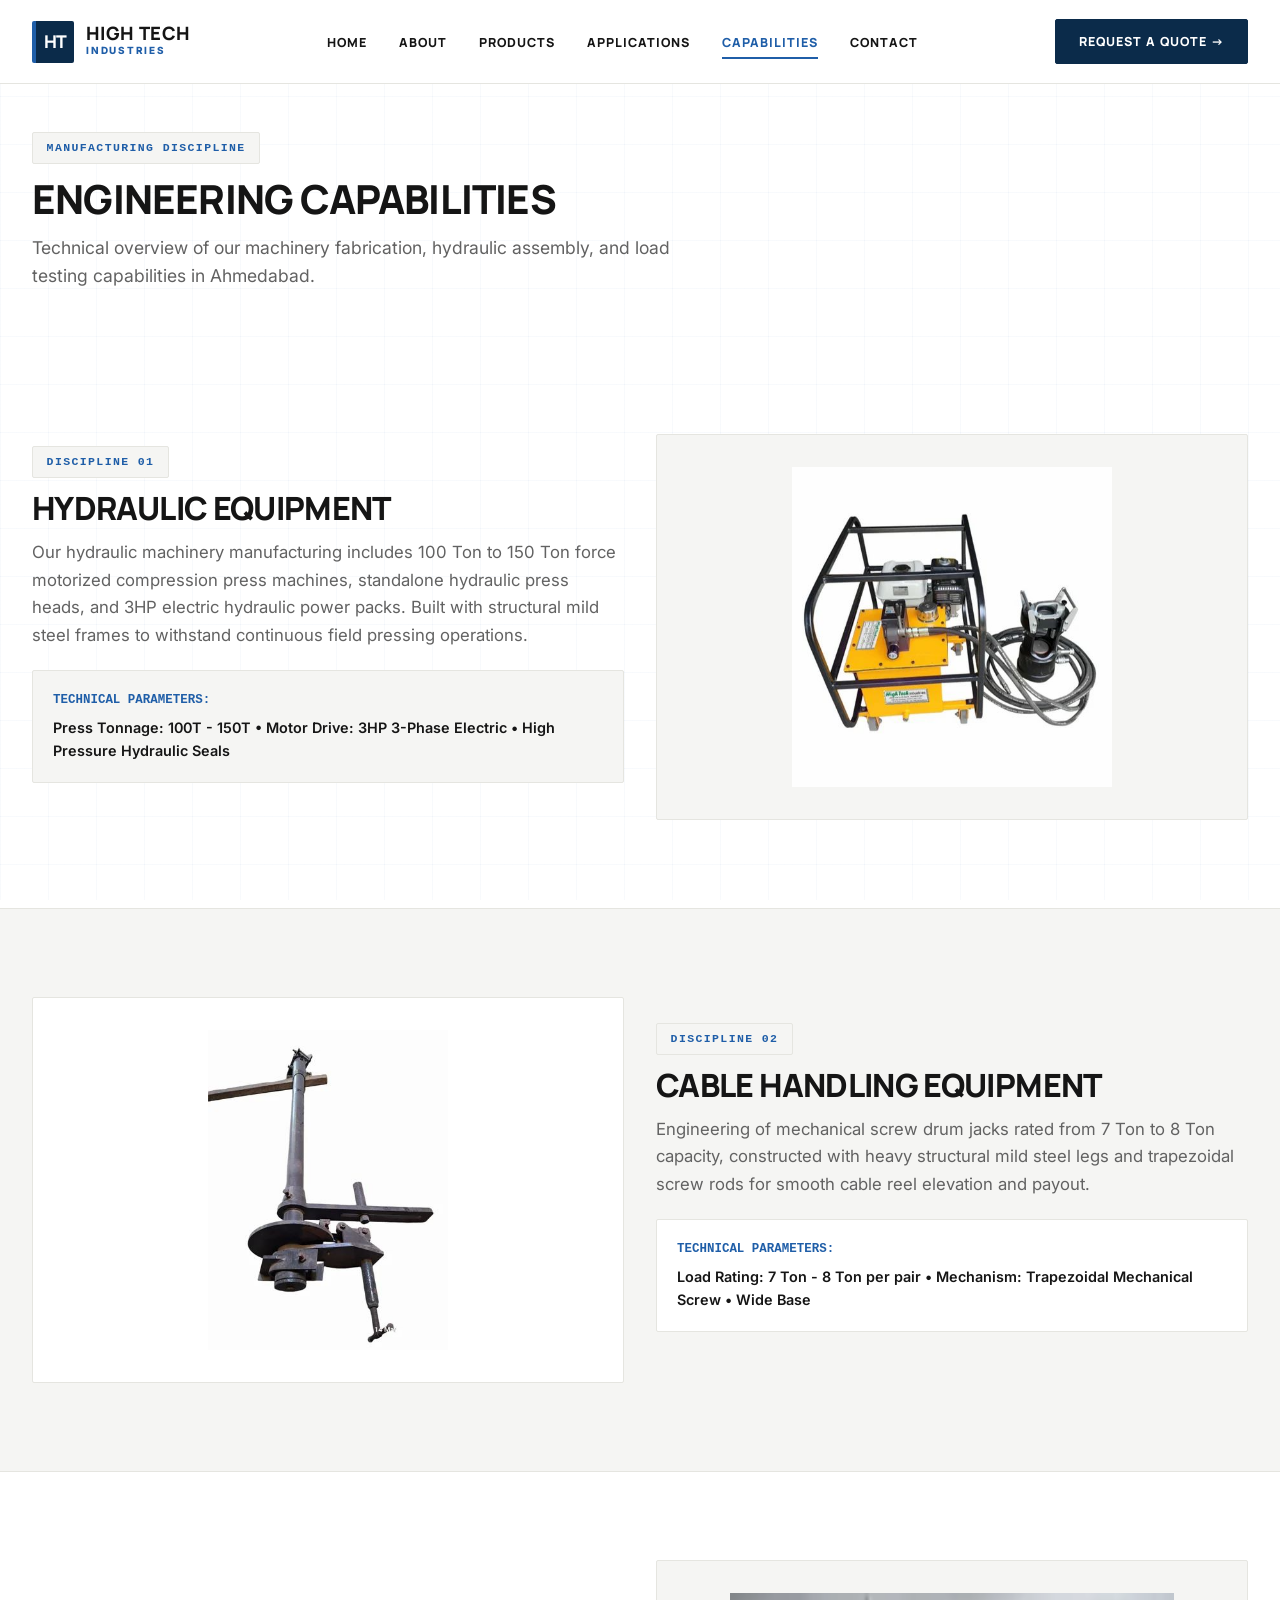
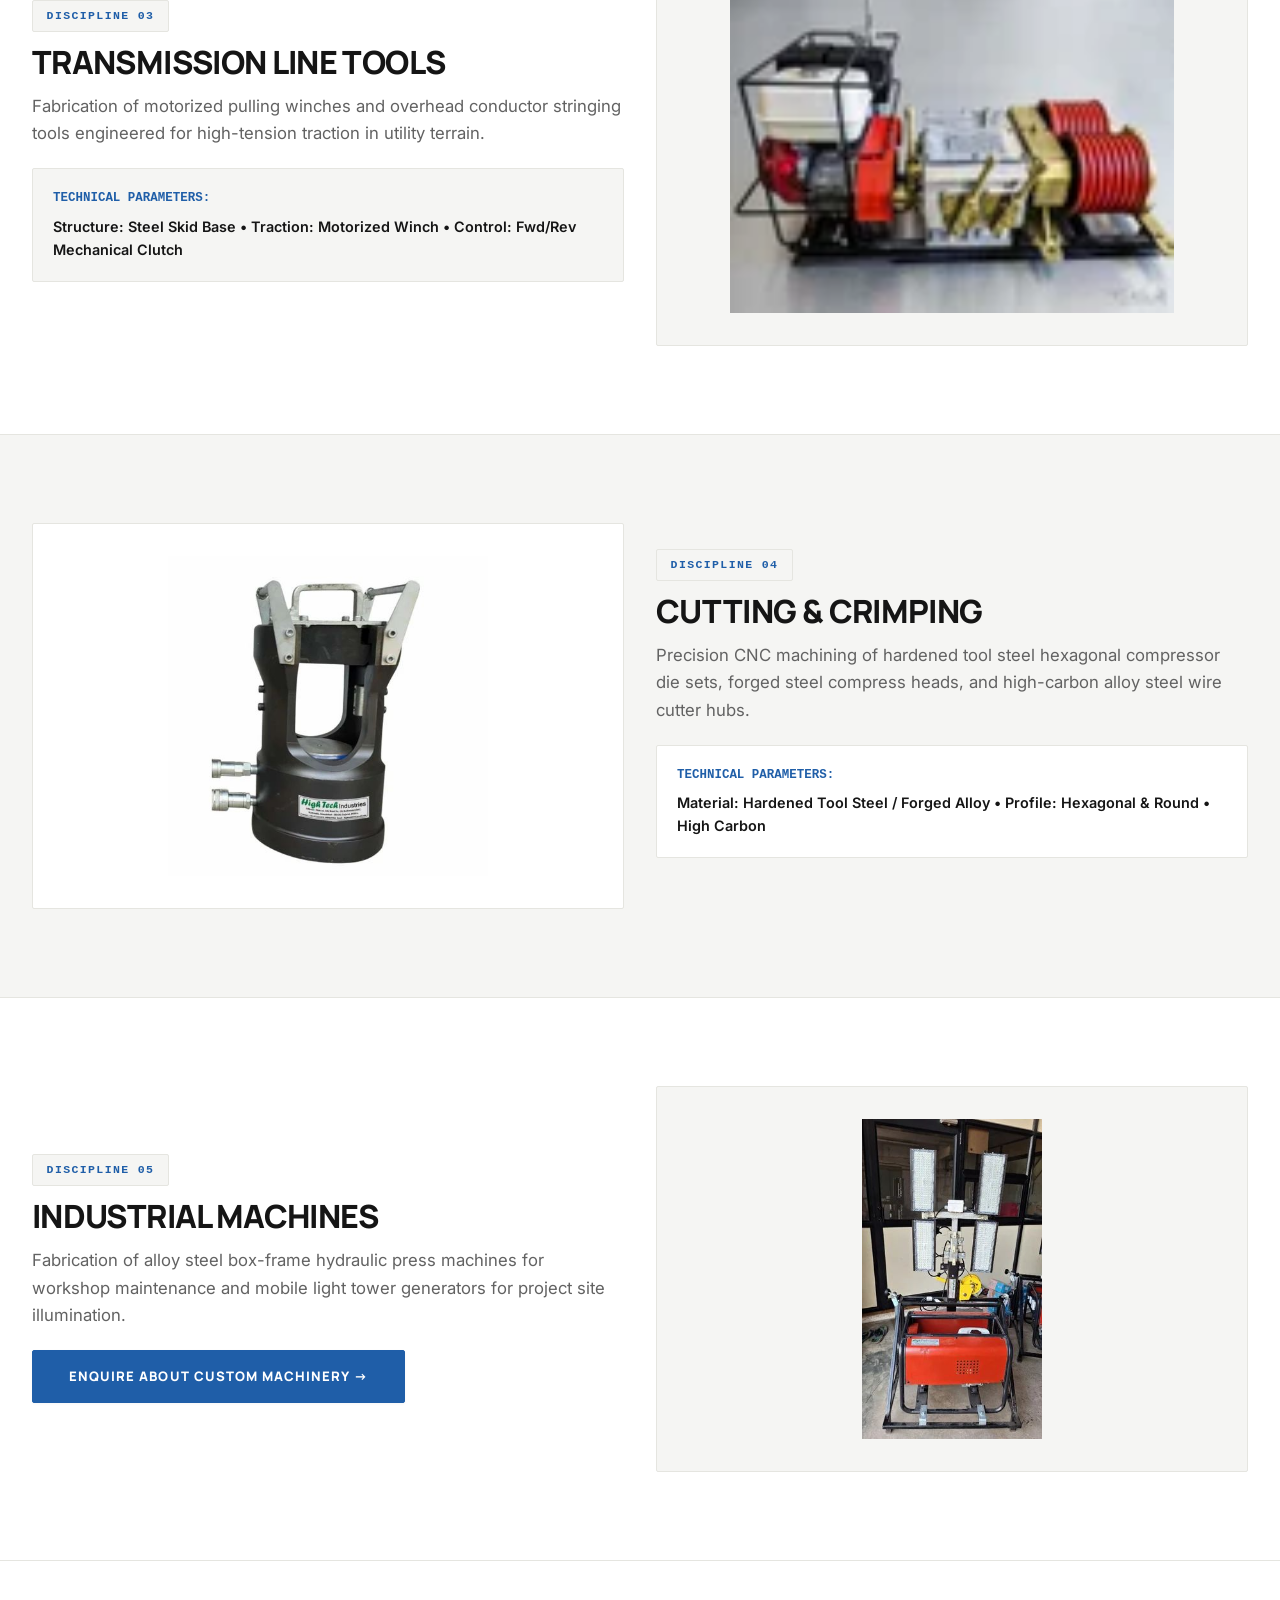
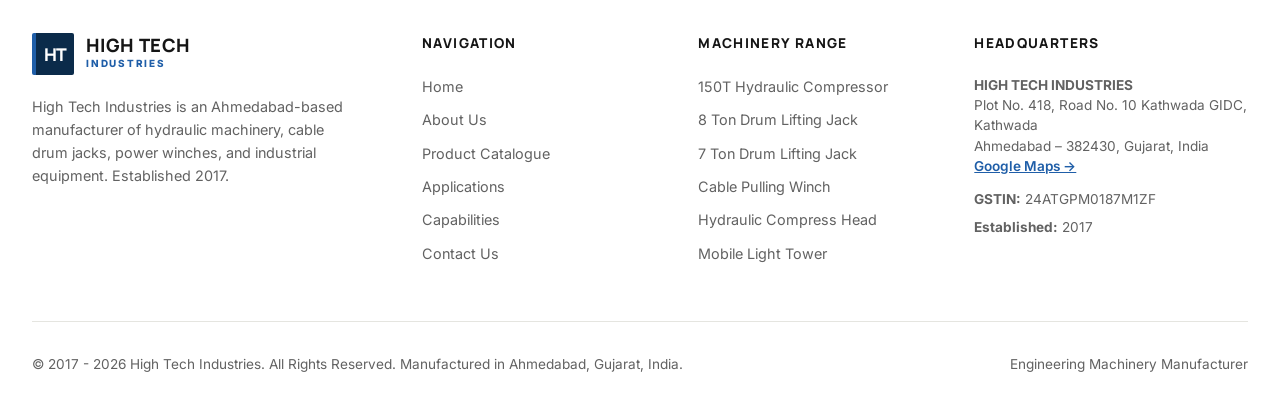
<file: capabilities.html>
<!DOCTYPE html>
<html lang="en">

<head>
  <meta charset="UTF-8">
  <meta name="viewport" content="width=device-width, initial-scale=1.0">

  <title>Engineering Capabilities | High Tech Industries Ahmedabad</title>
  <meta name="title" content="Engineering Capabilities | High Tech Industries Ahmedabad">
  <meta name="description"
    content="Technical overview of High Tech Industries manufacturing capabilities across hydraulic pressing equipment, screw drum jacks, winches, and industrial machinery in Ahmedabad.">
  <meta name="robots" content="index, follow">

  <link rel="icon" type="image/svg+xml"
    href="data:image/svg+xml,<svg xmlns='http://www.w3.org/2000/svg' viewBox='0 0 100 100'><rect width='100' height='100' fill='%230B2B4A'/><text y='70' x='20' font-size='65' fill='%231F5EA8' font-weight='bold'>H</text></svg>">
  <link rel="stylesheet" href="css/style.css">
</head>

<body>

  <!-- CORPORATE HEADER -->
  <header class="site-header" id="siteHeader">
    <div class="container header-inner">
      <a href="index.html" class="brand-logo-wrap" aria-label="High Tech Industries Home">
        <div class="brand-logo-mark">HT</div>
        <div class="brand-logo-text">
          <span class="brand-logo-title">HIGH TECH</span>
          <span class="brand-logo-sub">INDUSTRIES</span>
        </div>
      </a>

      <ul class="nav-links-list">
        <li><a href="index.html" class="nav-item-link">HOME</a></li>
        <li><a href="about.html" class="nav-item-link">ABOUT</a></li>
        <li><a href="products.html" class="nav-item-link">PRODUCTS</a></li>
        <li><a href="applications.html" class="nav-item-link">APPLICATIONS</a></li>
        <li><a href="capabilities.html" class="nav-item-link active">CAPABILITIES</a></li>
        <li><a href="contact.html" class="nav-item-link">CONTACT</a></li>
      </ul>

      <div style="display: flex; align-items: center; gap: 1rem;">
        <a href="contact.html" class="nav-cta-btn">
          REQUEST A QUOTE &rarr;
        </a>
        <button class="mobile-nav-toggle" id="mobileNavToggle" aria-label="Toggle Navigation Menu">
          <span></span>
          <span></span>
          <span></span>
        </button>
      </div>
    </div>
  </header>

  <!-- MOBILE MENU OVERLAY -->
  <div class="mobile-full-menu" id="mobileFullMenu">
    <ul class="mobile-menu-links">
      <li><a href="index.html" class="mobile-menu-link">HOME</a></li>
      <li><a href="about.html" class="mobile-menu-link">ABOUT</a></li>
      <li><a href="products.html" class="mobile-menu-link">PRODUCTS</a></li>
      <li><a href="applications.html" class="mobile-menu-link">APPLICATIONS</a></li>
      <li><a href="capabilities.html" class="mobile-menu-link">CAPABILITIES</a></li>
      <li><a href="contact.html" class="mobile-menu-link">CONTACT</a></li>
      <li style="margin-top: 0.5rem;">
        <a href="contact.html" class="btn-primary-hero" style="width: 100%;">REQUEST A QUOTE &rarr;</a>
      </li>
    </ul>
  </div>

  <!-- CAPABILITIES HERO -->
  <section class="hero-light-stage" style="min-height: auto; padding-top: calc(var(--header-height) + 3rem); padding-bottom: 3.5rem;">
    <div class="tech-blueprint-bg"></div>
    <div class="container" style="position: relative; z-index: 2;">
      <span class="tech-tag">MANUFACTURING DISCIPLINE</span>
      <h1 class="section-title">ENGINEERING CAPABILITIES</h1>
      <p class="section-subtitle">
        Technical overview of our machinery fabrication, hydraulic assembly, and load testing capabilities in Ahmedabad.
      </p>
    </div>
  </section>

  <!-- CAPABILITY 1: HYDRAULIC EQUIPMENT -->
  <section class="section-padding" style="background-color: var(--color-white); border-bottom: 1px solid var(--color-border);">
    <div class="container grid-12" style="align-items: center;">
      <div style="grid-column: span 6;" class="reveal-fade-up">
        <span class="tech-tag">DISCIPLINE 01</span>
        <h2 class="section-title" style="font-size: 2rem;">HYDRAULIC EQUIPMENT</h2>
        <p style="color: var(--color-text-grey); font-size: 1.05rem; line-height: 1.65; margin-bottom: 1.25rem;">
          Our hydraulic machinery manufacturing includes 100 Ton to 150 Ton force motorized compression press machines, standalone hydraulic press heads, and 3HP electric hydraulic power packs. Built with structural mild steel frames to withstand continuous field pressing operations.
        </p>
        <div style="background: var(--color-warm-grey); border: 1px solid var(--color-border); padding: 1.25rem; border-radius: 2px; margin-bottom: 1.5rem;">
          <div style="font-family: var(--font-mono); font-size: 0.78rem; font-weight: 800; color: var(--color-engineering-blue); text-transform: uppercase; margin-bottom: 0.35rem;">
            TECHNICAL PARAMETERS:
          </div>
          <p style="font-size: 0.9rem; color: var(--color-charcoal); font-weight: 600;">
            Press Tonnage: 100T - 150T &bull; Motor Drive: 3HP 3-Phase Electric &bull; High Pressure Hydraulic Seals
          </p>
        </div>
      </div>

      <div style="grid-column: span 6;" class="reveal-clip-up">
        <div style="background: var(--color-warm-grey); border: 1px solid var(--color-border); padding: 2rem; border-radius: 2px;">
          <img src="assets/images/products/hydraulic-compressor/hydraulic-compressor-150t.jpg" alt="Hydraulic Equipment Capability" style="max-height: 320px; width: 100%; object-fit: contain;" />
        </div>
      </div>
    </div>
  </section>

  <!-- CAPABILITY 2: CABLE HANDLING EQUIPMENT -->
  <section class="section-padding" style="background-color: var(--color-warm-grey); border-bottom: 1px solid var(--color-border);">
    <div class="container grid-12" style="align-items: center;">
      <div style="grid-column: span 6;" class="reveal-clip-up">
        <div style="background: var(--color-white); border: 1px solid var(--color-border); padding: 2rem; border-radius: 2px;">
          <img src="assets/images/products/cable-drum-jack/drum-lifting-jack-8-ton.jpg" alt="Cable Handling Capability" style="max-height: 320px; width: 100%; object-fit: contain;" />
        </div>
      </div>

      <div style="grid-column: span 6;" class="reveal-fade-up">
        <span class="tech-tag">DISCIPLINE 02</span>
        <h2 class="section-title" style="font-size: 2rem;">CABLE HANDLING EQUIPMENT</h2>
        <p style="color: var(--color-text-grey); font-size: 1.05rem; line-height: 1.65; margin-bottom: 1.25rem;">
          Engineering of mechanical screw drum jacks rated from 7 Ton to 8 Ton capacity, constructed with heavy structural mild steel legs and trapezoidal screw rods for smooth cable reel elevation and payout.
        </p>
        <div style="background: var(--color-white); border: 1px solid var(--color-border); padding: 1.25rem; border-radius: 2px; margin-bottom: 1.5rem;">
          <div style="font-family: var(--font-mono); font-size: 0.78rem; font-weight: 800; color: var(--color-engineering-blue); text-transform: uppercase; margin-bottom: 0.35rem;">
            TECHNICAL PARAMETERS:
          </div>
          <p style="font-size: 0.9rem; color: var(--color-charcoal); font-weight: 600;">
            Load Rating: 7 Ton - 8 Ton per pair &bull; Mechanism: Trapezoidal Mechanical Screw &bull; Wide Base
          </p>
        </div>
      </div>
    </div>
  </section>

  <!-- CAPABILITY 3: TRANSMISSION LINE TOOLS -->
  <section class="section-padding" style="background-color: var(--color-white); border-bottom: 1px solid var(--color-border);">
    <div class="container grid-12" style="align-items: center;">
      <div style="grid-column: span 6;" class="reveal-fade-up">
        <span class="tech-tag">DISCIPLINE 03</span>
        <h2 class="section-title" style="font-size: 2rem;">TRANSMISSION LINE TOOLS</h2>
        <p style="color: var(--color-text-grey); font-size: 1.05rem; line-height: 1.65; margin-bottom: 1.25rem;">
          Fabrication of motorized pulling winches and overhead conductor stringing tools engineered for high-tension traction in utility terrain.
        </p>
        <div style="background: var(--color-warm-grey); border: 1px solid var(--color-border); padding: 1.25rem; border-radius: 2px; margin-bottom: 1.5rem;">
          <div style="font-family: var(--font-mono); font-size: 0.78rem; font-weight: 800; color: var(--color-engineering-blue); text-transform: uppercase; margin-bottom: 0.35rem;">
            TECHNICAL PARAMETERS:
          </div>
          <p style="font-size: 0.9rem; color: var(--color-charcoal); font-weight: 600;">
            Structure: Steel Skid Base &bull; Traction: Motorized Winch &bull; Control: Fwd/Rev Mechanical Clutch
          </p>
        </div>
      </div>

      <div style="grid-column: span 6;" class="reveal-clip-up">
        <div style="background: var(--color-warm-grey); border: 1px solid var(--color-border); padding: 2rem; border-radius: 2px;">
          <img src="assets/images/products/cable-winch/cable-pulling-winch.jpg" alt="Transmission Line Tools Capability" style="max-height: 320px; width: 100%; object-fit: contain;" />
        </div>
      </div>
    </div>
  </section>

  <!-- CAPABILITY 4: CUTTING & CRIMPING -->
  <section class="section-padding" style="background-color: var(--color-warm-grey); border-bottom: 1px solid var(--color-border);">
    <div class="container grid-12" style="align-items: center;">
      <div style="grid-column: span 6;" class="reveal-clip-up">
        <div style="background: var(--color-white); border: 1px solid var(--color-border); padding: 2rem; border-radius: 2px;">
          <img src="assets/images/products/compressor-head/hydraulic-compress-head.jpg" alt="Cutting & Crimping Capability" style="max-height: 320px; width: 100%; object-fit: contain;" />
        </div>
      </div>

      <div style="grid-column: span 6;" class="reveal-fade-up">
        <span class="tech-tag">DISCIPLINE 04</span>
        <h2 class="section-title" style="font-size: 2rem;">CUTTING & CRIMPING</h2>
        <p style="color: var(--color-text-grey); font-size: 1.05rem; line-height: 1.65; margin-bottom: 1.25rem;">
          Precision CNC machining of hardened tool steel hexagonal compressor die sets, forged steel compress heads, and high-carbon alloy steel wire cutter hubs.
        </p>
        <div style="background: var(--color-white); border: 1px solid var(--color-border); padding: 1.25rem; border-radius: 2px; margin-bottom: 1.5rem;">
          <div style="font-family: var(--font-mono); font-size: 0.78rem; font-weight: 800; color: var(--color-engineering-blue); text-transform: uppercase; margin-bottom: 0.35rem;">
            TECHNICAL PARAMETERS:
          </div>
          <p style="font-size: 0.9rem; color: var(--color-charcoal); font-weight: 600;">
            Material: Hardened Tool Steel / Forged Alloy &bull; Profile: Hexagonal & Round &bull; High Carbon
          </p>
        </div>
      </div>
    </div>
  </section>

  <!-- CAPABILITY 5: INDUSTRIAL MACHINES -->
  <section class="section-padding" style="background-color: var(--color-white);">
    <div class="container grid-12" style="align-items: center;">
      <div style="grid-column: span 6;" class="reveal-fade-up">
        <span class="tech-tag">DISCIPLINE 05</span>
        <h2 class="section-title" style="font-size: 2rem;">INDUSTRIAL MACHINES</h2>
        <p style="color: var(--color-text-grey); font-size: 1.05rem; line-height: 1.65; margin-bottom: 1.25rem;">
          Fabrication of alloy steel box-frame hydraulic press machines for workshop maintenance and mobile light tower generators for project site illumination.
        </p>
        <a href="contact.html" class="btn-primary-hero">
          ENQUIRE ABOUT CUSTOM MACHINERY &rarr;
        </a>
      </div>

      <div style="grid-column: span 6;" class="reveal-clip-up">
        <div style="background: var(--color-warm-grey); border: 1px solid var(--color-border); padding: 2rem; border-radius: 2px;">
          <img src="assets/images/products/tower-generator/mini-mobile-light-tower.jpg" alt="Industrial Machines Capability" style="max-height: 320px; width: 100%; object-fit: contain;" />
        </div>
      </div>
    </div>
  </section>

  <!-- CORPORATE FOOTER -->
  <footer class="site-footer">
    <div class="container">
      <div class="footer-top-grid">
        <div>
          <a href="index.html" class="brand-logo-wrap" style="margin-bottom: 1.25rem;">
            <div class="brand-logo-mark">HT</div>
            <div class="brand-logo-text">
              <span class="brand-logo-title">HIGH TECH</span>
              <span class="brand-logo-sub">INDUSTRIES</span>
            </div>
          </a>
          <p style="font-size: 0.9rem; color: var(--color-text-grey); line-height: 1.6; max-width: 320px;">
            High Tech Industries is an Ahmedabad-based manufacturer of hydraulic machinery, cable drum jacks, power winches, and industrial equipment. Established 2017.
          </p>
        </div>

        <div>
          <h4 class="footer-col-heading">NAVIGATION</h4>
          <ul class="footer-links-list">
            <li><a href="index.html">Home</a></li>
            <li><a href="about.html">About Us</a></li>
            <li><a href="products.html">Product Catalogue</a></li>
            <li><a href="applications.html">Applications</a></li>
            <li><a href="capabilities.html">Capabilities</a></li>
            <li><a href="contact.html">Contact Us</a></li>
          </ul>
        </div>

        <div>
          <h4 class="footer-col-heading">MACHINERY RANGE</h4>
          <ul class="footer-links-list">
            <li><a href="product-detail.html?id=prod-01">150T Hydraulic Compressor</a></li>
            <li><a href="product-detail.html?id=prod-03">8 Ton Drum Lifting Jack</a></li>
            <li><a href="product-detail.html?id=prod-04">7 Ton Drum Lifting Jack</a></li>
            <li><a href="product-detail.html?id=prod-05">Cable Pulling Winch</a></li>
            <li><a href="product-detail.html?id=prod-06">Hydraulic Compress Head</a></li>
            <li><a href="product-detail.html?id=prod-11">Mobile Light Tower</a></li>
          </ul>
        </div>

        <div>
          <h4 class="footer-col-heading">HEADQUARTERS</h4>
          <p style="font-size: 0.85rem; color: var(--color-text-grey); line-height: 1.5; margin-bottom: 0.75rem;">
            <strong>HIGH TECH INDUSTRIES</strong><br>
            Plot No. 418, Road No. 10 Kathwada GIDC, Kathwada<br>
            Ahmedabad – 382430, Gujarat, India<br>
            <a href="https://maps.app.goo.gl/Ev96UvEWRhkf3uhw8" target="_blank" rel="noopener noreferrer" style="color: var(--color-engineering-blue); text-decoration: underline; font-weight: 600;">Google Maps &rarr;</a>
          </p>
          <p style="font-size: 0.85rem; color: var(--color-text-grey); margin-bottom: 0.4rem;">
            <strong>GSTIN:</strong> 24ATGPM0187M1ZF
          </p>
          <p style="font-size: 0.85rem; color: var(--color-text-grey);">
            <strong>Established:</strong> 2017
          </p>
        </div>
      </div>

      <div class="footer-bottom-strip">
        <div>
          &copy; 2017 - 2026 High Tech Industries. All Rights Reserved. Manufactured in Ahmedabad, Gujarat, India.
        </div>
        <div>
          Engineering Machinery Manufacturer
        </div>
      </div>
    </div>
  </footer>

  <script src="js/main.js"></script>
</body>

</html>
</file>
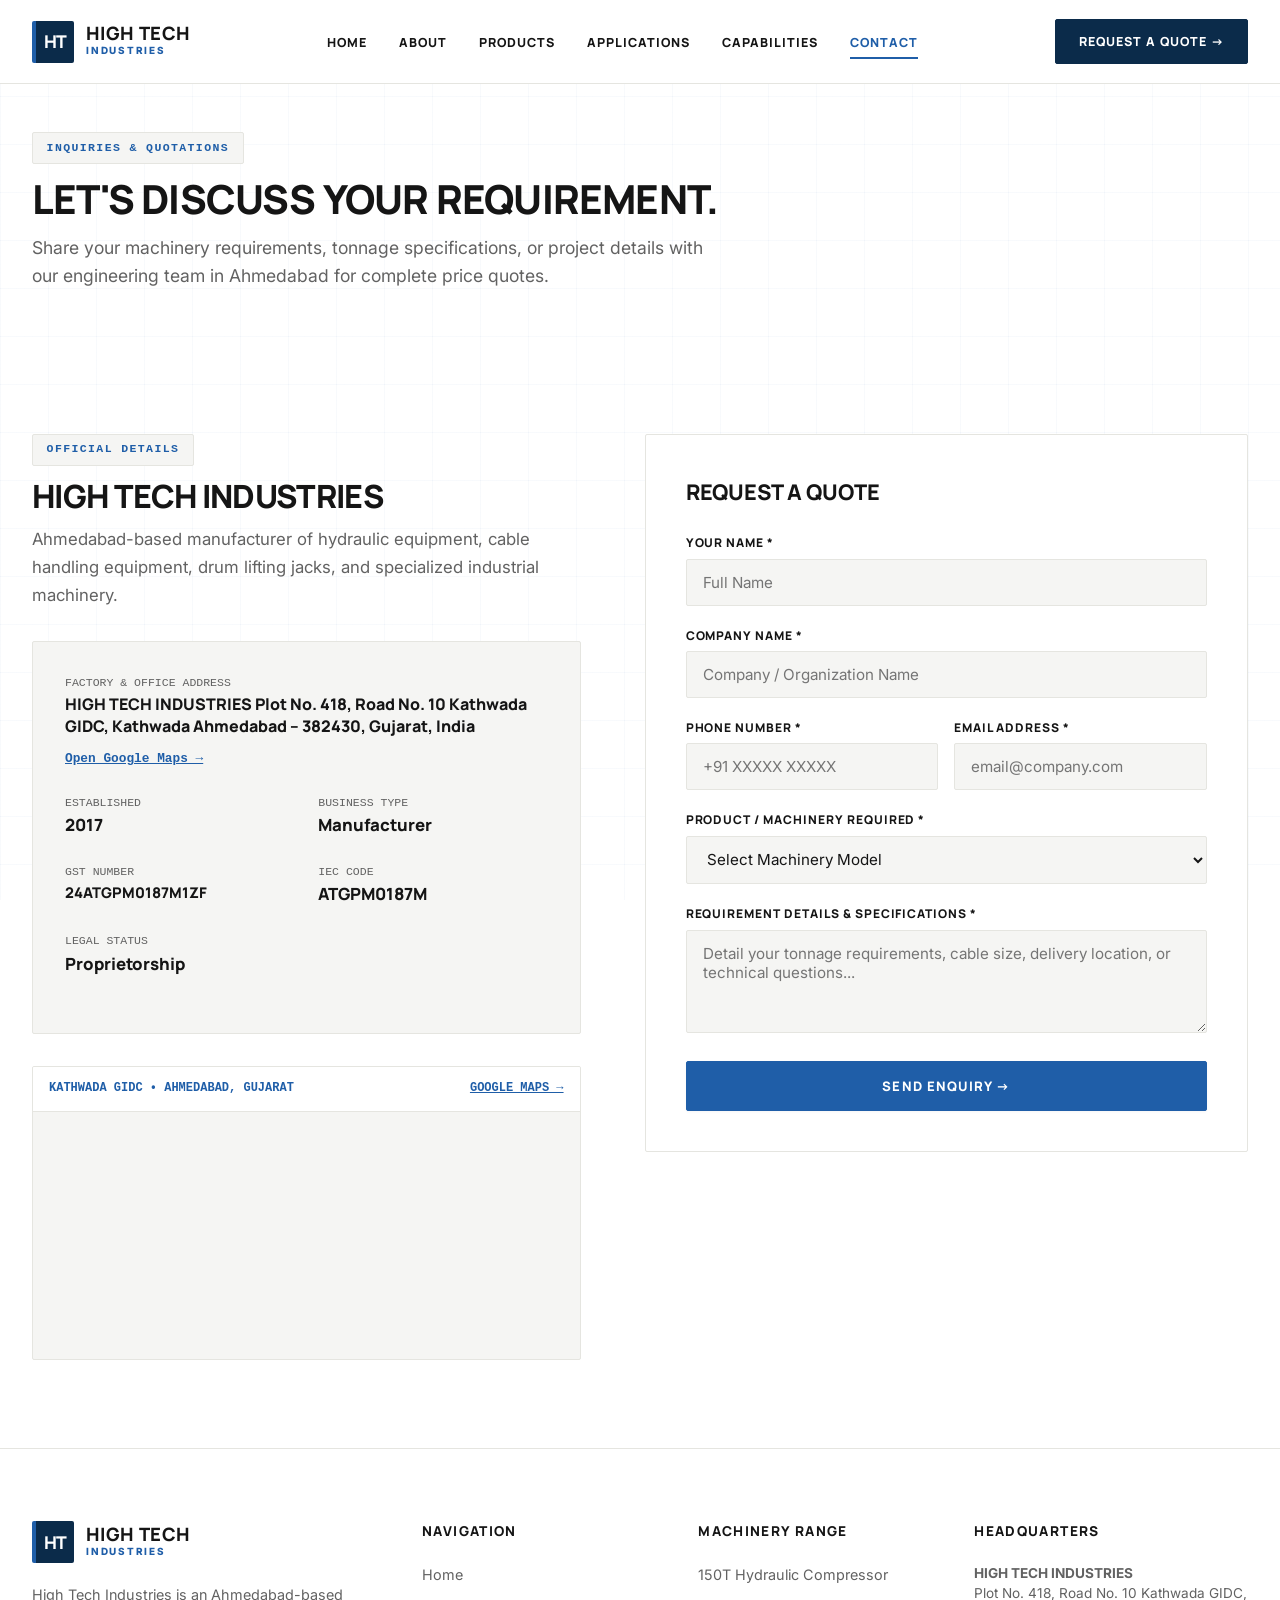
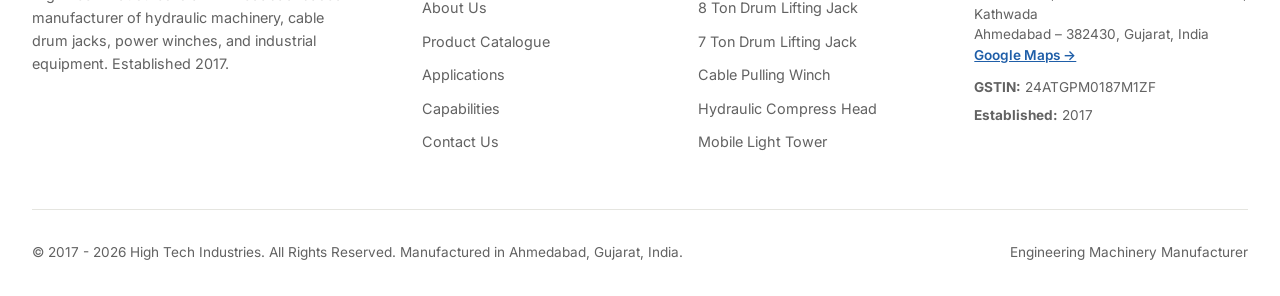
<file: contact.html>
<!DOCTYPE html>
<html lang="en">

<head>
  <meta charset="UTF-8">
  <meta name="viewport" content="width=device-width, initial-scale=1.0">

  <title>Contact Us & Request Quote | High Tech Industries Ahmedabad</title>
  <meta name="title" content="Contact Us & Request Quote | High Tech Industries Ahmedabad">
  <meta name="description"
    content="Contact High Tech Industries in Ahmedabad for quotes on hydraulic compressor machines, drum lifting jacks, power winches, and customized industrial machinery. Established 2017.">
  <meta name="robots" content="index, follow">

  <link rel="icon" type="image/svg+xml"
    href="data:image/svg+xml,<svg xmlns='http://www.w3.org/2000/svg' viewBox='0 0 100 100'><rect width='100' height='100' fill='%230B2B4A'/><text y='70' x='20' font-size='65' fill='%231F5EA8' font-weight='bold'>H</text></svg>">
  <link rel="stylesheet" href="css/style.css">
</head>

<body>

  <!-- CORPORATE HEADER -->
  <header class="site-header" id="siteHeader">
    <div class="container header-inner">
      <a href="index.html" class="brand-logo-wrap" aria-label="High Tech Industries Home">
        <div class="brand-logo-mark">HT</div>
        <div class="brand-logo-text">
          <span class="brand-logo-title">HIGH TECH</span>
          <span class="brand-logo-sub">INDUSTRIES</span>
        </div>
      </a>

      <ul class="nav-links-list">
        <li><a href="index.html" class="nav-item-link">HOME</a></li>
        <li><a href="about.html" class="nav-item-link">ABOUT</a></li>
        <li><a href="products.html" class="nav-item-link">PRODUCTS</a></li>
        <li><a href="applications.html" class="nav-item-link">APPLICATIONS</a></li>
        <li><a href="capabilities.html" class="nav-item-link">CAPABILITIES</a></li>
        <li><a href="contact.html" class="nav-item-link active">CONTACT</a></li>
      </ul>

      <div style="display: flex; align-items: center; gap: 1rem;">
        <a href="contact.html" class="nav-cta-btn">
          REQUEST A QUOTE &rarr;
        </a>
        <button class="mobile-nav-toggle" id="mobileNavToggle" aria-label="Toggle Navigation Menu">
          <span></span>
          <span></span>
          <span></span>
        </button>
      </div>
    </div>
  </header>

  <!-- MOBILE MENU OVERLAY -->
  <div class="mobile-full-menu" id="mobileFullMenu">
    <ul class="mobile-menu-links">
      <li><a href="index.html" class="mobile-menu-link">HOME</a></li>
      <li><a href="about.html" class="mobile-menu-link">ABOUT</a></li>
      <li><a href="products.html" class="mobile-menu-link">PRODUCTS</a></li>
      <li><a href="applications.html" class="mobile-menu-link">APPLICATIONS</a></li>
      <li><a href="capabilities.html" class="mobile-menu-link">CAPABILITIES</a></li>
      <li><a href="contact.html" class="mobile-menu-link">CONTACT</a></li>
      <li style="margin-top: 0.5rem;">
        <a href="contact.html" class="btn-primary-hero" style="width: 100%;">REQUEST A QUOTE &rarr;</a>
      </li>
    </ul>
  </div>

  <!-- CONTACT HERO -->
  <section class="hero-light-stage" style="min-height: auto; padding-top: calc(var(--header-height) + 3rem); padding-bottom: 3.5rem;">
    <div class="tech-blueprint-bg"></div>
    <div class="container" style="position: relative; z-index: 2;">
      <span class="tech-tag">INQUIRIES & QUOTATIONS</span>
      <h1 class="section-title">LET'S DISCUSS YOUR REQUIREMENT.</h1>
      <p class="section-subtitle">
        Share your machinery requirements, tonnage specifications, or project details with our engineering team in Ahmedabad for complete price quotes.
      </p>
    </div>
  </section>

  <!-- CONTACT MAIN SECTION -->
  <section class="section-padding" style="background-color: var(--color-white);">
    <div class="container enquiry-card-grid">

      <!-- LEFT: COMPANY INFORMATION -->
      <div class="reveal-fade-up">
        <span class="tech-tag">OFFICIAL DETAILS</span>
        <h2 class="section-title" style="font-size: 2rem;">HIGH TECH INDUSTRIES</h2>
        <p style="color: var(--color-text-grey); font-size: 1.05rem; line-height: 1.65; margin-bottom: 2rem;">
          Ahmedabad-based manufacturer of hydraulic equipment, cable handling equipment, drum lifting jacks, and specialized industrial machinery.
        </p>

        <!-- VERIFIED BUSINESS INFO PANEL -->
        <div style="background: var(--color-warm-grey); border: 1px solid var(--color-border); padding: 2rem; border-radius: 2px; margin-bottom: 2rem;">
          <div style="display: grid; grid-template-columns: 1fr 1fr; gap: 1.5rem; margin-bottom: 1.5rem;">
            <div style="grid-column: span 2;">
              <div style="font-family: var(--font-mono); font-size: 0.72rem; color: var(--color-text-grey); text-transform: uppercase;">Factory & Office Address</div>
              <div style="font-family: var(--font-heading); font-size: 1rem; font-weight: 800; color: var(--color-charcoal); line-height: 1.4;">HIGH TECH INDUSTRIES Plot No. 418, Road No. 10 Kathwada GIDC, Kathwada Ahmedabad – 382430, Gujarat, India</div>
              <div style="margin-top: 0.4rem;">
                <a href="https://maps.app.goo.gl/Ev96UvEWRhkf3uhw8" target="_blank" rel="noopener noreferrer" style="font-family: var(--font-mono); font-size: 0.8rem; font-weight: 700; color: var(--color-engineering-blue); text-decoration: underline;">Open Google Maps &rarr;</a>
              </div>
            </div>
            <div>
              <div style="font-family: var(--font-mono); font-size: 0.72rem; color: var(--color-text-grey); text-transform: uppercase;">Established</div>
              <div style="font-family: var(--font-heading); font-size: 1.05rem; font-weight: 800; color: var(--color-charcoal);">2017</div>
            </div>
            <div>
              <div style="font-family: var(--font-mono); font-size: 0.72rem; color: var(--color-text-grey); text-transform: uppercase;">Business Type</div>
              <div style="font-family: var(--font-heading); font-size: 1.05rem; font-weight: 800; color: var(--color-charcoal);">Manufacturer</div>
            </div>
            <div>
              <div style="font-family: var(--font-mono); font-size: 0.72rem; color: var(--color-text-grey); text-transform: uppercase;">GST Number</div>
              <div style="font-family: var(--font-heading); font-size: 0.92rem; font-weight: 800; color: var(--color-charcoal);">24ATGPM0187M1ZF</div>
            </div>
            <div>
              <div style="font-family: var(--font-mono); font-size: 0.72rem; color: var(--color-text-grey); text-transform: uppercase;">IEC Code</div>
              <div style="font-family: var(--font-heading); font-size: 1.05rem; font-weight: 800; color: var(--color-charcoal);">ATGPM0187M</div>
            </div>
            <div>
              <div style="font-family: var(--font-mono); font-size: 0.72rem; color: var(--color-text-grey); text-transform: uppercase;">Legal Status</div>
              <div style="font-family: var(--font-heading); font-size: 1.05rem; font-weight: 800; color: var(--color-charcoal);">Proprietorship</div>
            </div>
          </div>
        </div>

        <!-- LOCATION MAP EMBED -->
        <div style="border: 1px solid var(--color-border); border-radius: 2px; overflow: hidden; background: var(--color-warm-grey);">
          <div style="padding: 0.75rem 1rem; background: var(--color-white); border-bottom: 1px solid var(--color-border); font-family: var(--font-mono); font-size: 0.75rem; font-weight: 800; color: var(--color-engineering-blue); text-transform: uppercase; display: flex; justify-content: space-between; align-items: center;">
            <span>KATHWADA GIDC &bull; AHMEDABAD, GUJARAT</span>
            <a href="https://maps.app.goo.gl/Ev96UvEWRhkf3uhw8" target="_blank" rel="noopener noreferrer" style="color: var(--color-engineering-blue); text-decoration: underline;">GOOGLE MAPS &rarr;</a>
          </div>
          <iframe title="High Tech Industries Location Map"
            src="https://maps.google.com/maps?q=HIGH+TECH+INDUSTRIES+Plot+No.+418,+Road+No.+10+Kathwada+GIDC,+Kathwada+Ahmedabad+%E2%80%93+382430,+Gujarat,+India&t=&z=15&ie=UTF8&iwloc=&output=embed"
            width="100%" height="240" style="border:0;" allowfullscreen="" loading="lazy">
          </iframe>
        </div>
      </div>

      <!-- RIGHT: LARGE ENQUIRY FORM -->
      <div class="inquiry-card reveal-fade-up">
        <h3 style="font-family: var(--font-heading); font-size: 1.35rem; font-weight: 900; color: var(--color-charcoal); text-transform: uppercase; margin-bottom: 1.5rem;">
          REQUEST A QUOTE
        </h3>

        <form id="contactForm">
          <div style="display: flex; flex-direction: column; gap: 1.25rem;">
            <div>
              <label class="form-group-label" for="contactName">YOUR NAME *</label>
              <input type="text" id="contactName" class="form-control-input" placeholder="Full Name" required />
            </div>

            <div>
              <label class="form-group-label" for="contactCompany">COMPANY NAME *</label>
              <input type="text" id="contactCompany" class="form-control-input" placeholder="Company / Organization Name" required />
            </div>

            <div style="display: grid; grid-template-columns: 1fr 1fr; gap: 1rem;">
              <div>
                <label class="form-group-label" for="contactPhone">PHONE NUMBER *</label>
                <input type="tel" id="contactPhone" class="form-control-input" placeholder="+91 XXXXX XXXXX" required />
              </div>
              <div>
                <label class="form-group-label" for="contactEmail">EMAIL ADDRESS *</label>
                <input type="email" id="contactEmail" class="form-control-input" placeholder="email@company.com" required />
              </div>
            </div>

            <div>
              <label class="form-group-label" for="contactProduct">PRODUCT / MACHINERY REQUIRED *</label>
              <select id="contactProduct" class="form-control-input" required style="cursor: pointer;">
                <option value="" disabled selected>Select Machinery Model</option>
                <option value="150T Hydraulic Compressor Joint Machine">150T Hydraulic Compressor Joint Machine</option>
                <option value="Mild Steel Hydraulic Compressor Jointing Machine">Mild Steel Hydraulic Compressor Jointing Machine</option>
                <option value="8 Ton Mild Steel Drum Lifting Jack">8 Ton Mild Steel Drum Lifting Jack</option>
                <option value="7 Ton Mild Steel Drum Lifting Jack">7 Ton Mild Steel Drum Lifting Jack</option>
                <option value="Cable Pulling Winch Machine">Cable Pulling Winch Machine</option>
                <option value="Hydraulic Compress Head">Hydraulic Compress Head</option>
                <option value="Metal Cable Winder Machine">Metal Cable Winder Machine</option>
                <option value="Compressor Hexagonal Die Sets">Compressor Hexagonal Die Sets</option>
                <option value="Metal Wire Cutter Hub">Metal Wire Cutter Hub</option>
                <option value="Alloy Steel Hydraulic Press Machine">Alloy Steel Hydraulic Press Machine</option>
                <option value="Mini Mobile Light Tower Generator">Mini Mobile Light Tower Generator</option>
                <option value="Other Customized Requirement">Other Customized Requirement</option>
              </select>
            </div>

            <div>
              <label class="form-group-label" for="contactMsg">REQUIREMENT DETAILS & SPECIFICATIONS *</label>
              <textarea id="contactMsg" class="form-control-input" rows="4" placeholder="Detail your tonnage requirements, cable size, delivery location, or technical questions..." required></textarea>
            </div>

            <button type="submit" class="btn-primary-hero" style="width: 100%;">
              SEND ENQUIRY &rarr;
            </button>
          </div>
        </form>
      </div>

    </div>
  </section>

  <!-- CORPORATE FOOTER -->
  <footer class="site-footer">
    <div class="container">
      <div class="footer-top-grid">
        <div>
          <a href="index.html" class="brand-logo-wrap" style="margin-bottom: 1.25rem;">
            <div class="brand-logo-mark">HT</div>
            <div class="brand-logo-text">
              <span class="brand-logo-title">HIGH TECH</span>
              <span class="brand-logo-sub">INDUSTRIES</span>
            </div>
          </a>
          <p style="font-size: 0.9rem; color: var(--color-text-grey); line-height: 1.6; max-width: 320px;">
            High Tech Industries is an Ahmedabad-based manufacturer of hydraulic machinery, cable drum jacks, power winches, and industrial equipment. Established 2017.
          </p>
        </div>

        <div>
          <h4 class="footer-col-heading">NAVIGATION</h4>
          <ul class="footer-links-list">
            <li><a href="index.html">Home</a></li>
            <li><a href="about.html">About Us</a></li>
            <li><a href="products.html">Product Catalogue</a></li>
            <li><a href="applications.html">Applications</a></li>
            <li><a href="capabilities.html">Capabilities</a></li>
            <li><a href="contact.html">Contact Us</a></li>
          </ul>
        </div>

        <div>
          <h4 class="footer-col-heading">MACHINERY RANGE</h4>
          <ul class="footer-links-list">
            <li><a href="product-detail.html?id=prod-01">150T Hydraulic Compressor</a></li>
            <li><a href="product-detail.html?id=prod-03">8 Ton Drum Lifting Jack</a></li>
            <li><a href="product-detail.html?id=prod-04">7 Ton Drum Lifting Jack</a></li>
            <li><a href="product-detail.html?id=prod-05">Cable Pulling Winch</a></li>
            <li><a href="product-detail.html?id=prod-06">Hydraulic Compress Head</a></li>
            <li><a href="product-detail.html?id=prod-11">Mobile Light Tower</a></li>
          </ul>
        </div>

        <div>
          <h4 class="footer-col-heading">HEADQUARTERS</h4>
          <p style="font-size: 0.85rem; color: var(--color-text-grey); line-height: 1.5; margin-bottom: 0.75rem;">
            <strong>HIGH TECH INDUSTRIES</strong><br>
            Plot No. 418, Road No. 10 Kathwada GIDC, Kathwada<br>
            Ahmedabad – 382430, Gujarat, India<br>
            <a href="https://maps.app.goo.gl/Ev96UvEWRhkf3uhw8" target="_blank" rel="noopener noreferrer" style="color: var(--color-engineering-blue); text-decoration: underline; font-weight: 600;">Google Maps &rarr;</a>
          </p>
          <p style="font-size: 0.85rem; color: var(--color-text-grey); margin-bottom: 0.4rem;">
            <strong>GSTIN:</strong> 24ATGPM0187M1ZF
          </p>
          <p style="font-size: 0.85rem; color: var(--color-text-grey);">
            <strong>Established:</strong> 2017
          </p>
        </div>
      </div>

      <div class="footer-bottom-strip">
        <div>
          &copy; 2017 - 2026 High Tech Industries. All Rights Reserved. Manufactured in Ahmedabad, Gujarat, India.
        </div>
        <div>
          Engineering Machinery Manufacturer
        </div>
      </div>
    </div>
  </footer>

  <script src="js/main.js"></script>
</body>

</html>
</file>
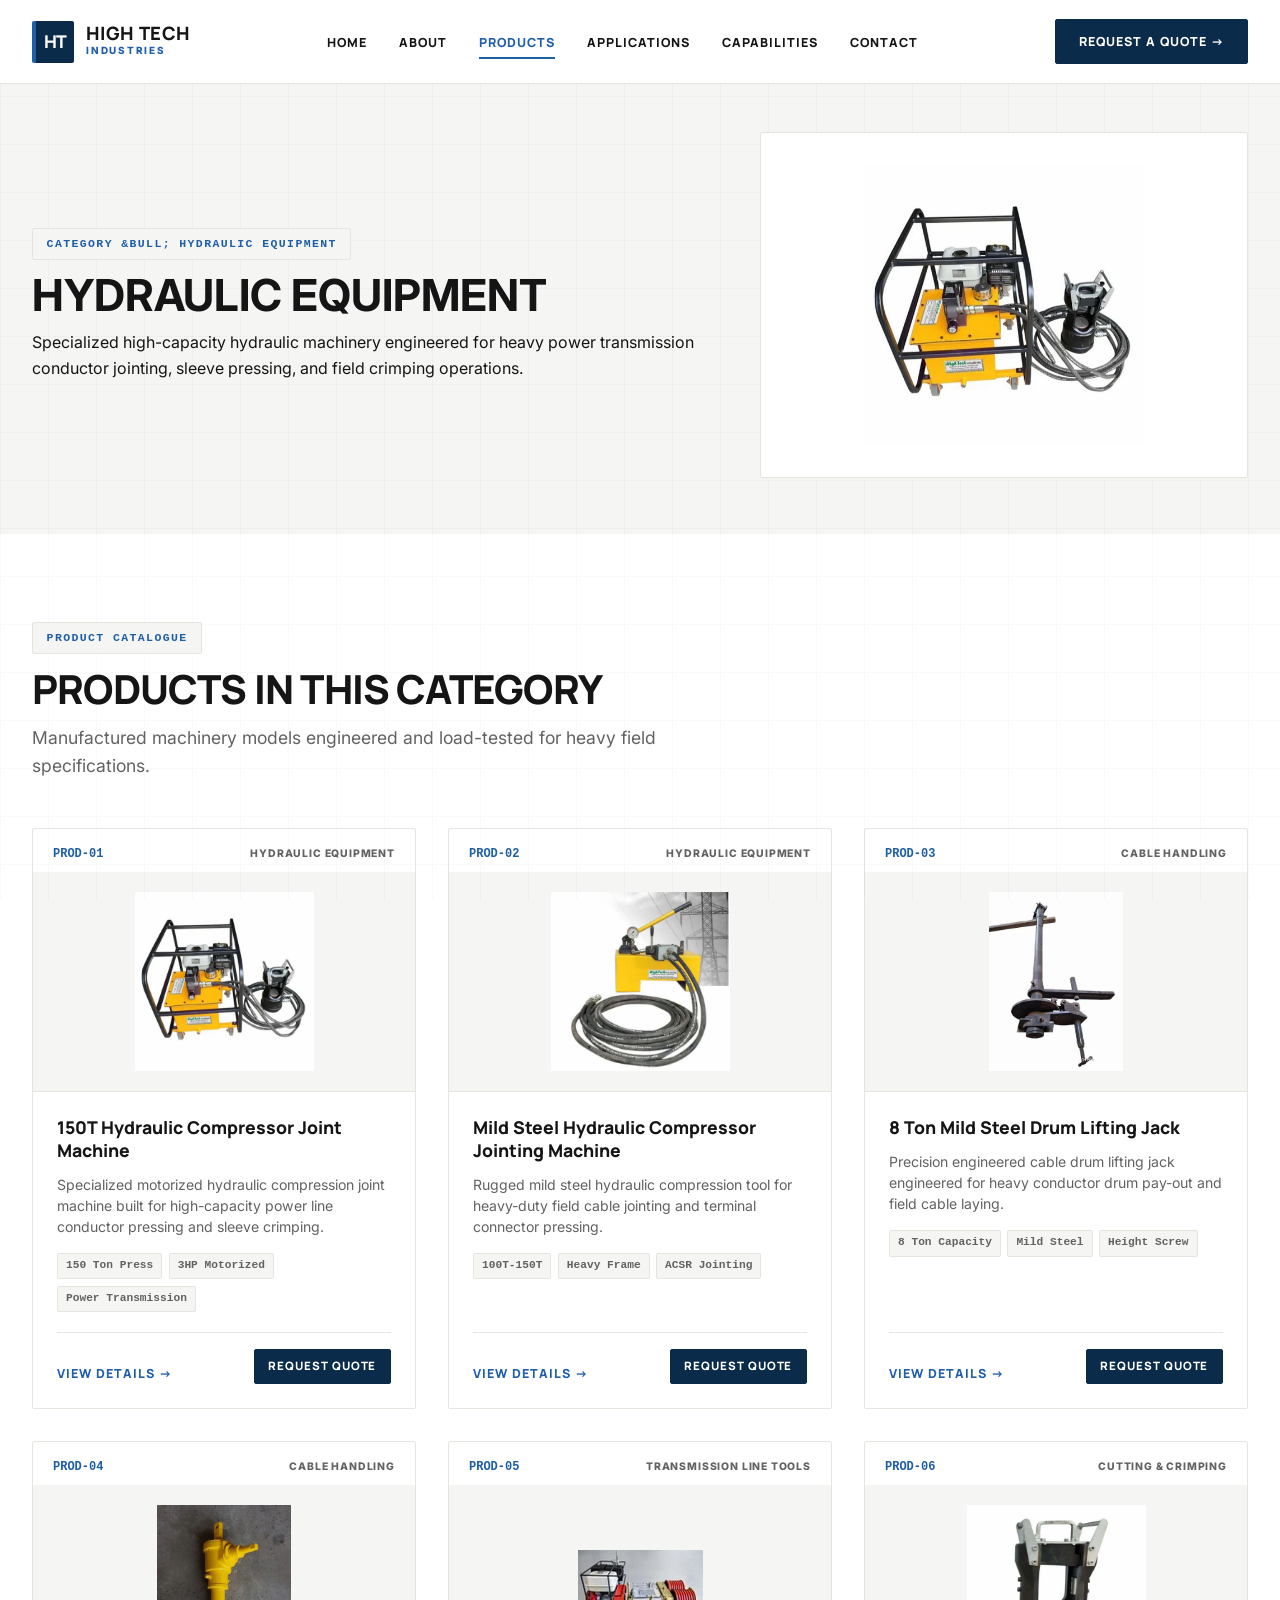
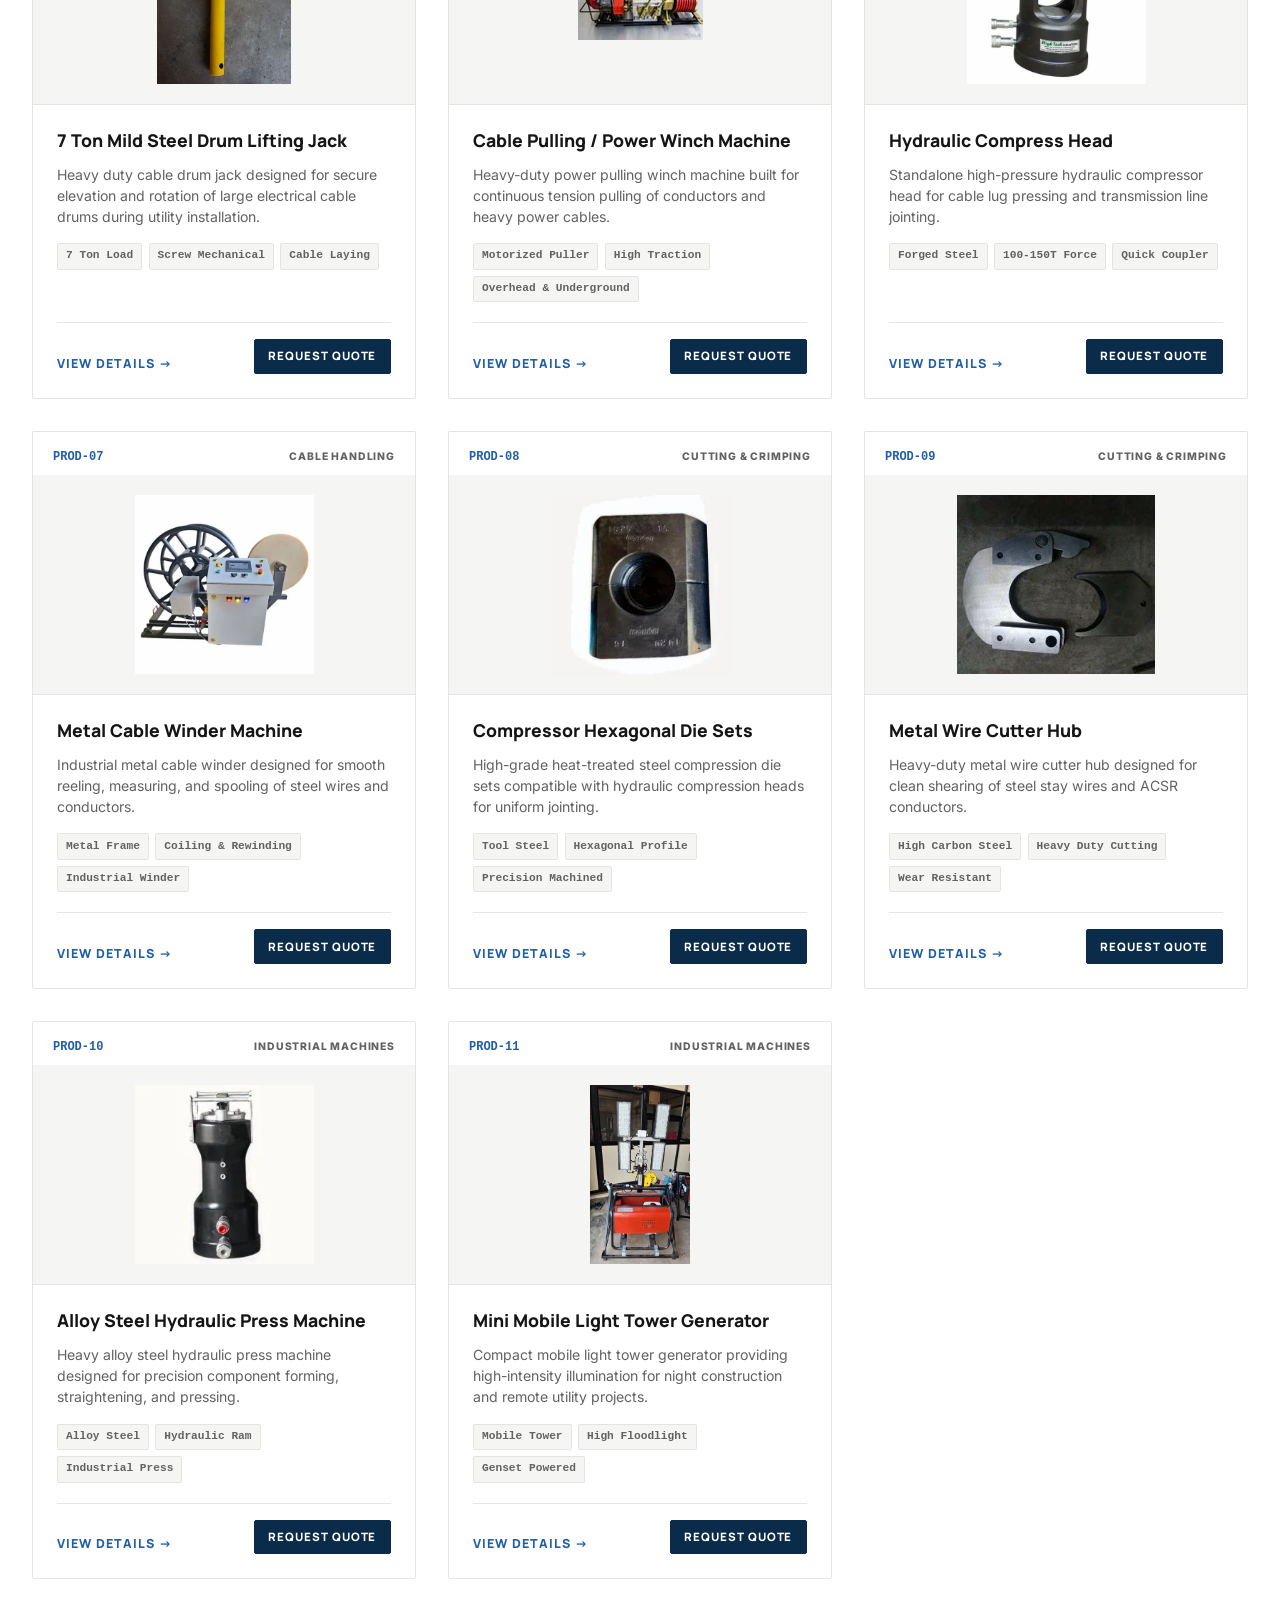
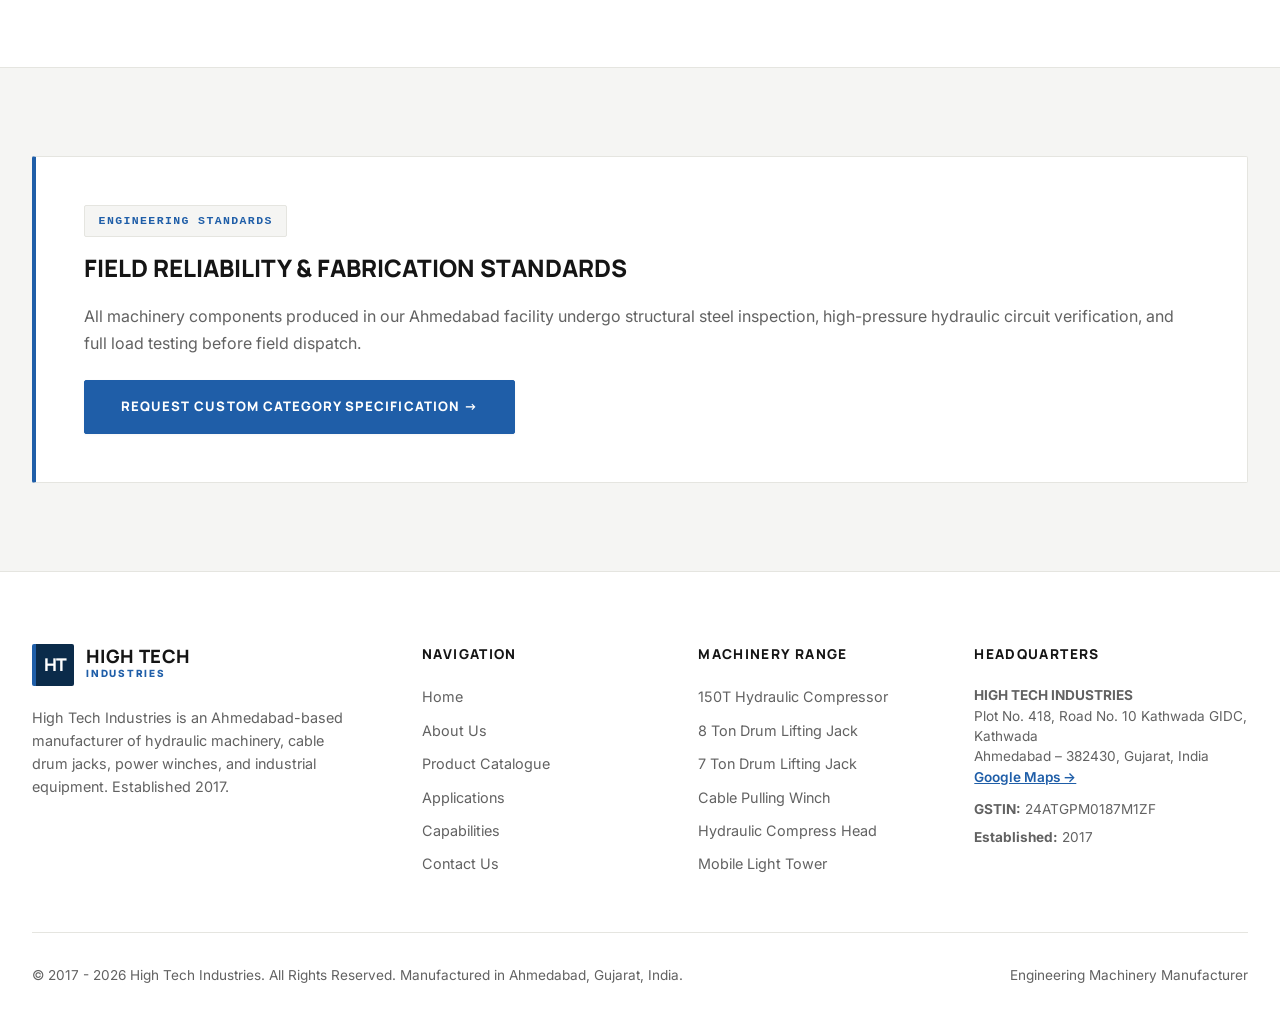
<file: product-category.html>
<!DOCTYPE html>
<html lang="en">

<head>
  <meta charset="UTF-8">
  <meta name="viewport" content="width=device-width, initial-scale=1.0">

  <title>Product Category | High Tech Industries Ahmedabad</title>
  <meta name="title" content="Product Category | High Tech Industries Ahmedabad">
  <meta name="description"
    content="High Tech Industries machinery category line: Explore hydraulic equipment, cable handling machinery, winches, and industrial equipment engineered in Ahmedabad.">
  <meta name="robots" content="index, follow">

  <link rel="icon" type="image/svg+xml"
    href="data:image/svg+xml,<svg xmlns='http://www.w3.org/2000/svg' viewBox='0 0 100 100'><rect width='100' height='100' fill='%230B2B4A'/><text y='70' x='20' font-size='65' fill='%231F5EA8' font-weight='bold'>H</text></svg>">
  <link rel="stylesheet" href="css/style.css">
</head>

<body style="background-color: var(--color-warm-grey);">

  <!-- CORPORATE HEADER -->
  <header class="site-header" id="siteHeader">
    <div class="container header-inner">
      <a href="index.html" class="brand-logo-wrap" aria-label="High Tech Industries Home">
        <div class="brand-logo-mark">HT</div>
        <div class="brand-logo-text">
          <span class="brand-logo-title">HIGH TECH</span>
          <span class="brand-logo-sub">INDUSTRIES</span>
        </div>
      </a>

      <ul class="nav-links-list">
        <li><a href="index.html" class="nav-item-link">HOME</a></li>
        <li><a href="about.html" class="nav-item-link">ABOUT</a></li>
        <li><a href="products.html" class="nav-item-link active">PRODUCTS</a></li>
        <li><a href="applications.html" class="nav-item-link">APPLICATIONS</a></li>
        <li><a href="capabilities.html" class="nav-item-link">CAPABILITIES</a></li>
        <li><a href="contact.html" class="nav-item-link">CONTACT</a></li>
      </ul>

      <div style="display: flex; align-items: center; gap: 1rem;">
        <a href="contact.html" class="nav-cta-btn">
          REQUEST A QUOTE &rarr;
        </a>
        <button class="mobile-nav-toggle" id="mobileNavToggle" aria-label="Toggle Navigation Menu">
          <span></span>
          <span></span>
          <span></span>
        </button>
      </div>
    </div>
  </header>

  <!-- MOBILE MENU OVERLAY -->
  <div class="mobile-full-menu" id="mobileFullMenu">
    <ul class="mobile-menu-links">
      <li><a href="index.html" class="mobile-menu-link">HOME</a></li>
      <li><a href="about.html" class="mobile-menu-link">ABOUT</a></li>
      <li><a href="products.html" class="mobile-menu-link">PRODUCTS</a></li>
      <li><a href="applications.html" class="mobile-menu-link">APPLICATIONS</a></li>
      <li><a href="capabilities.html" class="mobile-menu-link">CAPABILITIES</a></li>
      <li><a href="contact.html" class="mobile-menu-link">CONTACT</a></li>
      <li style="margin-top: 0.5rem;">
        <a href="contact.html" class="btn-primary-hero" style="width: 100%;">REQUEST A QUOTE &rarr;</a>
      </li>
    </ul>
  </div>

  <!-- CATEGORY HERO -->
  <section class="hero-light-stage" style="min-height: auto; padding-top: calc(var(--header-height) + 3rem); padding-bottom: 3.5rem;">
    <div class="tech-blueprint-bg"></div>
    <div class="container grid-12" style="align-items: center; position: relative; z-index: 2;">
      <div style="grid-column: span 7;" class="reveal-fade-up">
        <span class="tech-tag" id="catHeroTag">EQUIPMENT CATEGORY</span>
        <h1 class="hero-super-title" id="catHeroTitle" style="font-size: 2.75rem;">
          HYDRAULIC EQUIPMENT
        </h1>
        <p class="hero-sub-text" id="catHeroDesc">
          Specialized high-capacity hydraulic machinery engineered for heavy power transmission conductor jointing, sleeve pressing, and field crimping operations.
        </p>
      </div>

      <div style="grid-column: span 5;" class="reveal-clip-up">
        <div style="background: var(--color-white); border: 1px solid var(--color-border); padding: 2rem; border-radius: 2px;">
          <img id="catHeroImg" src="assets/images/products/hydraulic-compressor/hydraulic-compressor-150t.jpg" alt="Category Visual Showcase" style="max-height: 280px; width: 100%; object-fit: contain;" />
        </div>
      </div>
    </div>
  </section>

  <!-- PRODUCTS IN THIS CATEGORY -->
  <section class="section-padding" style="background-color: var(--color-white); border-bottom: 1px solid var(--color-border);">
    <div class="container">
      <div class="editorial-header reveal-fade-up">
        <span class="tech-tag">PRODUCT CATALOGUE</span>
        <h2 class="section-title">PRODUCTS IN THIS CATEGORY</h2>
        <p class="section-subtitle">
          Manufactured machinery models engineered and load-tested for heavy field specifications.
        </p>
      </div>

      <div id="productsGridContainer" style="display: grid; grid-template-columns: repeat(3, 1fr); gap: 2rem;">
        <!-- Populated dynamically by products.js -->
      </div>
    </div>
  </section>

  <!-- ENGINEERING INFORMATION PANEL -->
  <section class="section-padding" style="background-color: var(--color-warm-grey);">
    <div class="container">
      <div style="background: var(--color-white); border: 1px solid var(--color-border); padding: 3rem; border-radius: 2px; border-left: 4px solid var(--color-engineering-blue);" class="reveal-fade-up">
        <span class="tech-tag">ENGINEERING STANDARDS</span>
        <h3 style="font-family: var(--font-heading); font-size: 1.5rem; font-weight: 800; color: var(--color-charcoal); margin: 0.75rem 0 1rem 0; text-transform: uppercase;">
          FIELD RELIABILITY & FABRICATION STANDARDS
        </h3>
        <p style="color: var(--color-text-grey); font-size: 1rem; line-height: 1.65; margin-bottom: 1.5rem;">
          All machinery components produced in our Ahmedabad facility undergo structural steel inspection, high-pressure hydraulic circuit verification, and full load testing before field dispatch.
        </p>
        <a href="contact.html" class="btn-primary-hero">
          REQUEST CUSTOM CATEGORY SPECIFICATION &rarr;
        </a>
      </div>
    </div>
  </section>

  <!-- CORPORATE FOOTER -->
  <footer class="site-footer">
    <div class="container">
      <div class="footer-top-grid">
        <div>
          <a href="index.html" class="brand-logo-wrap" style="margin-bottom: 1.25rem;">
            <div class="brand-logo-mark">HT</div>
            <div class="brand-logo-text">
              <span class="brand-logo-title">HIGH TECH</span>
              <span class="brand-logo-sub">INDUSTRIES</span>
            </div>
          </a>
          <p style="font-size: 0.9rem; color: var(--color-text-grey); line-height: 1.6; max-width: 320px;">
            High Tech Industries is an Ahmedabad-based manufacturer of hydraulic machinery, cable drum jacks, power winches, and industrial equipment. Established 2017.
          </p>
        </div>

        <div>
          <h4 class="footer-col-heading">NAVIGATION</h4>
          <ul class="footer-links-list">
            <li><a href="index.html">Home</a></li>
            <li><a href="about.html">About Us</a></li>
            <li><a href="products.html">Product Catalogue</a></li>
            <li><a href="applications.html">Applications</a></li>
            <li><a href="capabilities.html">Capabilities</a></li>
            <li><a href="contact.html">Contact Us</a></li>
          </ul>
        </div>

        <div>
          <h4 class="footer-col-heading">MACHINERY RANGE</h4>
          <ul class="footer-links-list">
            <li><a href="product-detail.html?id=prod-01">150T Hydraulic Compressor</a></li>
            <li><a href="product-detail.html?id=prod-03">8 Ton Drum Lifting Jack</a></li>
            <li><a href="product-detail.html?id=prod-04">7 Ton Drum Lifting Jack</a></li>
            <li><a href="product-detail.html?id=prod-05">Cable Pulling Winch</a></li>
            <li><a href="product-detail.html?id=prod-06">Hydraulic Compress Head</a></li>
            <li><a href="product-detail.html?id=prod-11">Mobile Light Tower</a></li>
          </ul>
        </div>

        <div>
          <h4 class="footer-col-heading">HEADQUARTERS</h4>
          <p style="font-size: 0.85rem; color: var(--color-text-grey); line-height: 1.5; margin-bottom: 0.75rem;">
            <strong>HIGH TECH INDUSTRIES</strong><br>
            Plot No. 418, Road No. 10 Kathwada GIDC, Kathwada<br>
            Ahmedabad – 382430, Gujarat, India<br>
            <a href="https://maps.app.goo.gl/Ev96UvEWRhkf3uhw8" target="_blank" rel="noopener noreferrer" style="color: var(--color-engineering-blue); text-decoration: underline; font-weight: 600;">Google Maps &rarr;</a>
          </p>
          <p style="font-size: 0.85rem; color: var(--color-text-grey); margin-bottom: 0.4rem;">
            <strong>GSTIN:</strong> 24ATGPM0187M1ZF
          </p>
          <p style="font-size: 0.85rem; color: var(--color-text-grey);">
            <strong>Established:</strong> 2017
          </p>
        </div>
      </div>

      <div class="footer-bottom-strip">
        <div>
          &copy; 2017 - 2026 High Tech Industries. All Rights Reserved. Manufactured in Ahmedabad, Gujarat, India.
        </div>
        <div>
          Engineering Machinery Manufacturer
        </div>
      </div>
    </div>
  </footer>

  <script src="js/products.js"></script>
  <script src="js/main.js"></script>
  <script>
    // Customize category hero based on URL ?cat=xxx
    document.addEventListener('DOMContentLoaded', () => {
      const params = new URLSearchParams(window.location.search);
      const cat = (params.get('cat') || 'hydraulic').toLowerCase();

      const catMeta = {
        hydraulic: {
          title: "HYDRAULIC EQUIPMENT",
          desc: "Specialized high-capacity hydraulic machinery engineered for heavy power transmission conductor jointing, sleeve pressing, and field crimping operations.",
          img: "assets/images/products/hydraulic-compressor/hydraulic-compressor-150t.jpg"
        },
        cable: {
          title: "CABLE HANDLING EQUIPMENT",
          desc: "Heavy structural mild steel screw drum jacks rated from 7 Ton to 8 Ton and metal cable winders built for smooth reel payout.",
          img: "assets/images/products/cable-drum-jack/drum-lifting-jack-8-ton.jpg"
        },
        transmission: {
          title: "TRANSMISSION LINE TOOLS",
          desc: "Motorized pulling winches and overhead conductor stringing tools built for continuous high-tension line stringing.",
          img: "assets/images/products/cable-winch/cable-pulling-winch.jpg"
        },
        cutting: {
          title: "CUTTING & CRIMPING TOOLS",
          desc: "Forged alloy steel compression heads up to 150T force, CNC machined hexagonal die sets, and high carbon wire cutter hubs.",
          img: "assets/images/products/compressor-head/hydraulic-compress-head.jpg"
        },
        industrial: {
          title: "INDUSTRIAL MACHINES",
          desc: "Heavy alloy steel hydraulic workshop presses and portable mobile mini light tower generators for project site illumination.",
          img: "assets/images/products/tower-generator/mini-mobile-light-tower.jpg"
        }
      };

      const meta = catMeta[cat] || catMeta.hydraulic;
      document.getElementById('catHeroTitle').textContent = meta.title;
      document.getElementById('catHeroDesc').textContent = meta.desc;
      document.getElementById('catHeroImg').src = meta.img;
      document.getElementById('catHeroTag').textContent = `CATEGORY &bull; ${meta.title}`;
    });
  </script>
</body>

</html>
</file>
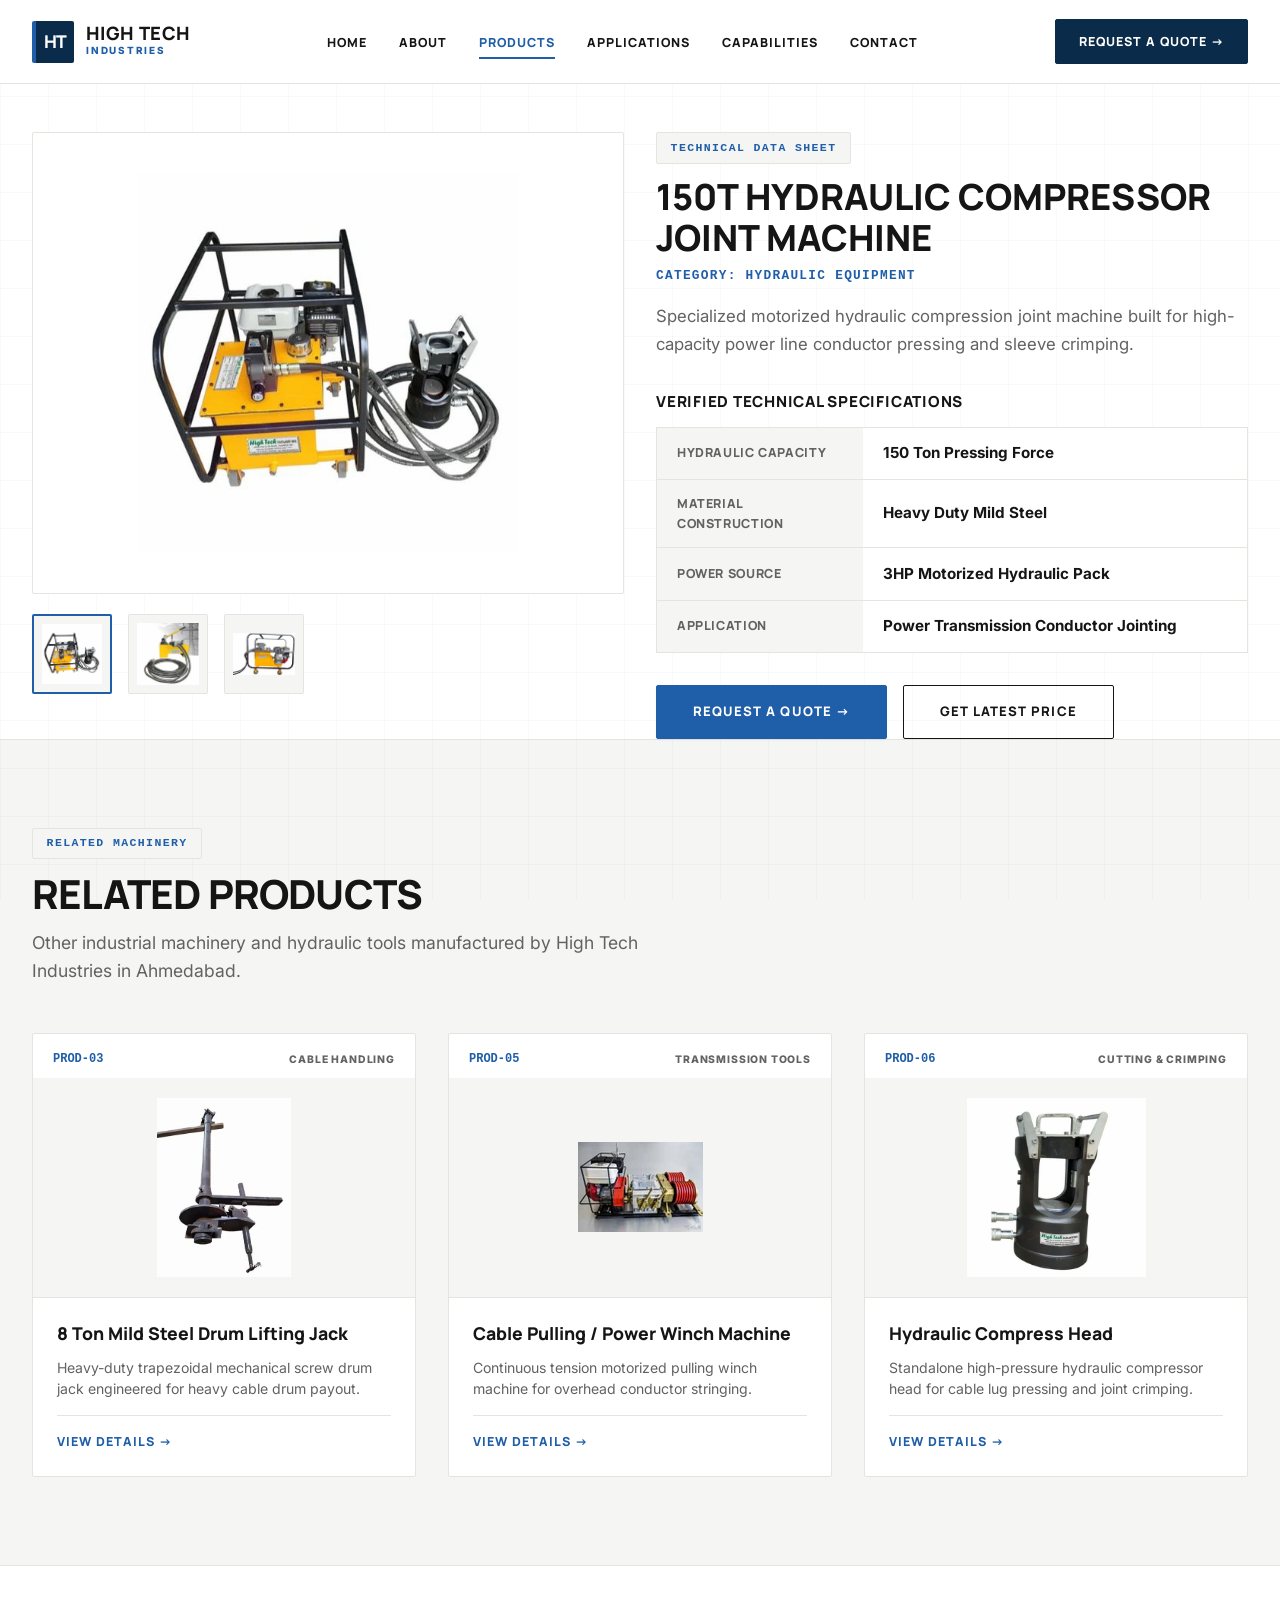
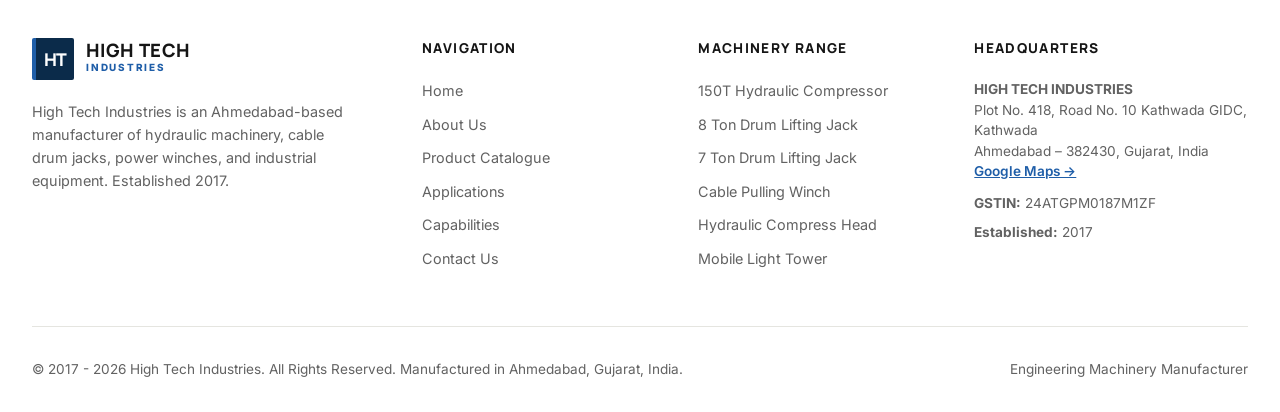
<file: product-detail.html>
<!DOCTYPE html>
<html lang="en">

<head>
  <meta charset="UTF-8">
  <meta name="viewport" content="width=device-width, initial-scale=1.0">

  <title>Product Details & Specification | High Tech Industries Ahmedabad</title>
  <meta name="title" content="Product Details & Specification | High Tech Industries Ahmedabad">
  <meta name="description"
    content="Technical specification data sheet & details for hydraulic machinery and industrial equipment manufactured by High Tech Industries, Ahmedabad.">
  <meta name="robots" content="index, follow">

  <link rel="icon" type="image/svg+xml"
    href="data:image/svg+xml,<svg xmlns='http://www.w3.org/2000/svg' viewBox='0 0 100 100'><rect width='100' height='100' fill='%230B2B4A'/><text y='70' x='20' font-size='65' fill='%231F5EA8' font-weight='bold'>H</text></svg>">
  <link rel="stylesheet" href="css/style.css">
</head>

<body>

  <!-- CORPORATE HEADER -->
  <header class="site-header" id="siteHeader">
    <div class="container header-inner">
      <a href="index.html" class="brand-logo-wrap" aria-label="High Tech Industries Home">
        <div class="brand-logo-mark">HT</div>
        <div class="brand-logo-text">
          <span class="brand-logo-title">HIGH TECH</span>
          <span class="brand-logo-sub">INDUSTRIES</span>
        </div>
      </a>

      <ul class="nav-links-list">
        <li><a href="index.html" class="nav-item-link">HOME</a></li>
        <li><a href="about.html" class="nav-item-link">ABOUT</a></li>
        <li><a href="products.html" class="nav-item-link active">PRODUCTS</a></li>
        <li><a href="applications.html" class="nav-item-link">APPLICATIONS</a></li>
        <li><a href="capabilities.html" class="nav-item-link">CAPABILITIES</a></li>
        <li><a href="contact.html" class="nav-item-link">CONTACT</a></li>
      </ul>

      <div style="display: flex; align-items: center; gap: 1rem;">
        <a href="contact.html" class="nav-cta-btn">
          REQUEST A QUOTE &rarr;
        </a>
        <button class="mobile-nav-toggle" id="mobileNavToggle" aria-label="Toggle Navigation Menu">
          <span></span>
          <span></span>
          <span></span>
        </button>
      </div>
    </div>
  </header>

  <!-- MOBILE MENU OVERLAY -->
  <div class="mobile-full-menu" id="mobileFullMenu">
    <ul class="mobile-menu-links">
      <li><a href="index.html" class="mobile-menu-link">HOME</a></li>
      <li><a href="about.html" class="mobile-menu-link">ABOUT</a></li>
      <li><a href="products.html" class="mobile-menu-link">PRODUCTS</a></li>
      <li><a href="applications.html" class="mobile-menu-link">APPLICATIONS</a></li>
      <li><a href="capabilities.html" class="mobile-menu-link">CAPABILITIES</a></li>
      <li><a href="contact.html" class="mobile-menu-link">CONTACT</a></li>
      <li style="margin-top: 0.5rem;">
        <a href="contact.html" class="btn-primary-hero" style="width: 100%;">REQUEST A QUOTE &rarr;</a>
      </li>
    </ul>
  </div>

  <!-- PRODUCT DETAIL HERO STAGE -->
  <section class="hero-light-stage" style="padding-top: calc(var(--header-height) + 3rem); min-height: auto;">
    <div class="tech-blueprint-bg"></div>
    <div class="container grid-12" style="align-items: start; position: relative; z-index: 2;">
      
      <!-- LEFT: Main Image Showcase & Thumbnail Gallery -->
      <div style="grid-column: span 6;">
        <div style="background: var(--color-white); border: 1px solid var(--color-border); padding: 2.5rem; border-radius: 2px;">
          <img id="detailMainImg" src="assets/images/products/hydraulic-compressor/hydraulic-compressor-150t.jpg" alt="Product Specification Main Image" style="max-height: 380px; width: 100%; object-fit: contain;" />
        </div>

        <!-- Thumbnail Gallery -->
        <div style="display: flex; gap: 1rem; margin-top: 1.25rem;" id="detailThumbGallery">
          <div onclick="switchImage('assets/images/products/hydraulic-compressor/hydraulic-compressor-150t.jpg')" style="width: 80px; height: 80px; background: var(--color-warm-grey); border: 2px solid var(--color-engineering-blue); cursor: pointer; border-radius: 2px; padding: 0.5rem; display: flex; align-items: center; justify-content: center;">
            <img src="assets/images/products/hydraulic-compressor/hydraulic-compressor-150t.jpg" alt="View 1" style="max-height: 100%; object-fit: contain;" />
          </div>
          <div onclick="switchImage('assets/images/products/hydraulic-compressor/hydraulic-compressor-jointing.jpg')" style="width: 80px; height: 80px; background: var(--color-warm-grey); border: 1px solid var(--color-border); cursor: pointer; border-radius: 2px; padding: 0.5rem; display: flex; align-items: center; justify-content: center;">
            <img src="assets/images/products/hydraulic-compressor/hydraulic-compressor-jointing.jpg" alt="View 2" style="max-height: 100%; object-fit: contain;" />
          </div>
          <div onclick="switchImage('assets/images/products/hydraulic-compressor/hydraulic-compressor-standard.jpg')" style="width: 80px; height: 80px; background: var(--color-warm-grey); border: 1px solid var(--color-border); cursor: pointer; border-radius: 2px; padding: 0.5rem; display: flex; align-items: center; justify-content: center;">
            <img src="assets/images/products/hydraulic-compressor/hydraulic-compressor-standard.jpg" alt="View 3" style="max-height: 100%; object-fit: contain;" />
          </div>
        </div>
      </div>

      <!-- RIGHT: Details, Specifications & CTAs -->
      <div style="grid-column: span 6;" class="reveal-fade-up">
        <span class="tech-tag" id="detailCatTag">TECHNICAL DATA SHEET</span>
        <h1 id="detailTitle" style="font-family: var(--font-heading); font-size: 2.25rem; font-weight: 900; line-height: 1.15; color: var(--color-charcoal); margin: 0.75rem 0 0.5rem 0; text-transform: uppercase;">
          150T HYDRAULIC COMPRESSOR JOINT MACHINE
        </h1>
        <div id="detailCatLabel" style="font-family: var(--font-mono); font-size: 0.8rem; font-weight: 800; color: var(--color-engineering-blue); letter-spacing: 0.1em; text-transform: uppercase; margin-bottom: 1rem;">
          CATEGORY: HYDRAULIC EQUIPMENT
        </div>
        <p id="detailDesc" style="color: var(--color-text-grey); font-size: 1.05rem; line-height: 1.65; margin-bottom: 2rem;">
          Specialized motorized hydraulic compression joint machine built for high-capacity power line conductor pressing, sleeve jointing, and heavy-duty terminal connector crimping.
        </p>

        <!-- Technical Specification Table -->
        <h3 style="font-family: var(--font-heading); font-size: 0.95rem; font-weight: 800; color: var(--color-charcoal); text-transform: uppercase; margin-bottom: 0.75rem; letter-spacing: 0.05em;">
          VERIFIED TECHNICAL SPECIFICATIONS
        </h3>
        <table class="tech-spec-table" id="detailSpecTable">
          <tr>
            <th>HYDRAULIC CAPACITY</th>
            <td>150 Ton Compression Press Force</td>
          </tr>
          <tr>
            <th>MATERIAL CONSTRUCTION</th>
            <td>Heavy Duty Structural Mild Steel Frame</td>
          </tr>
          <tr>
            <th>POWER PACK</th>
            <td>3HP 3-Phase Electric Motorized Hydraulic Pump Unit</td>
          </tr>
          <tr>
            <th>COMPRESS HEAD TYPE</th>
            <td>Forged Alloy Steel Head with Quick Release Coupler</td>
          </tr>
          <tr>
            <th>PRIMARY APPLICATION</th>
            <td>ACSR Conductor Jointing & Lug Pressing</td>
          </tr>
        </table>

        <!-- Actions -->
        <div style="display: flex; gap: 1rem; flex-wrap: wrap;">
          <a href="contact.html" class="btn-primary-hero">
            REQUEST A QUOTE &rarr;
          </a>
          <a href="contact.html" class="btn-outline-hero">
            GET LATEST PRICE
          </a>
        </div>
      </div>

    </div>
  </section>

  <!-- RELATED PRODUCTS -->
  <section class="section-padding" style="background-color: var(--color-warm-grey); border-top: 1px solid var(--color-border);">
    <div class="container">
      <div class="editorial-header reveal-fade-up">
        <span class="tech-tag">RELATED MACHINERY</span>
        <h2 class="section-title">RELATED PRODUCTS</h2>
        <p class="section-subtitle">
          Other industrial machinery and hydraulic tools manufactured by High Tech Industries in Ahmedabad.
        </p>
      </div>

      <div style="display: grid; grid-template-columns: repeat(3, 1fr); gap: 2rem;" class="reveal-fade-up">
        <div class="product-card">
          <div class="product-card-head">
            <span class="product-index">PROD-03</span>
            <span class="product-cat-tag">CABLE HANDLING</span>
          </div>
          <div class="product-image-box">
            <img src="assets/images/products/cable-drum-jack/drum-lifting-jack-8-ton.jpg" alt="8 Ton Drum Lifting Jack" />
          </div>
          <div class="product-card-body">
            <h3 class="product-card-title">8 Ton Mild Steel Drum Lifting Jack</h3>
            <p style="font-size: 0.88rem; color: var(--color-text-grey); line-height: 1.5; margin-bottom: 1rem;">
              Heavy-duty trapezoidal mechanical screw drum jack engineered for heavy cable drum payout.
            </p>
            <div class="product-card-footer">
              <a href="product-detail.html?id=prod-03" class="cat-showcase-link" style="font-size: 0.78rem;">
                VIEW DETAILS &rarr;
              </a>
            </div>
          </div>
        </div>

        <div class="product-card">
          <div class="product-card-head">
            <span class="product-index">PROD-05</span>
            <span class="product-cat-tag">TRANSMISSION TOOLS</span>
          </div>
          <div class="product-image-box">
            <img src="assets/images/products/cable-winch/cable-pulling-winch.jpg" alt="Cable Pulling Winch Machine" />
          </div>
          <div class="product-card-body">
            <h3 class="product-card-title">Cable Pulling / Power Winch Machine</h3>
            <p style="font-size: 0.88rem; color: var(--color-text-grey); line-height: 1.5; margin-bottom: 1rem;">
              Continuous tension motorized pulling winch machine for overhead conductor stringing.
            </p>
            <div class="product-card-footer">
              <a href="product-detail.html?id=prod-05" class="cat-showcase-link" style="font-size: 0.78rem;">
                VIEW DETAILS &rarr;
              </a>
            </div>
          </div>
        </div>

        <div class="product-card">
          <div class="product-card-head">
            <span class="product-index">PROD-06</span>
            <span class="product-cat-tag">CUTTING & CRIMPING</span>
          </div>
          <div class="product-image-box">
            <img src="assets/images/products/compressor-head/hydraulic-compress-head.jpg" alt="Hydraulic Compress Head" />
          </div>
          <div class="product-card-body">
            <h3 class="product-card-title">Hydraulic Compress Head</h3>
            <p style="font-size: 0.88rem; color: var(--color-text-grey); line-height: 1.5; margin-bottom: 1rem;">
              Standalone high-pressure hydraulic compressor head for cable lug pressing and joint crimping.
            </p>
            <div class="product-card-footer">
              <a href="product-detail.html?id=prod-06" class="cat-showcase-link" style="font-size: 0.78rem;">
                VIEW DETAILS &rarr;
              </a>
            </div>
          </div>
        </div>
      </div>
    </div>
  </section>

  <!-- CORPORATE FOOTER -->
  <footer class="site-footer">
    <div class="container">
      <div class="footer-top-grid">
        <div>
          <a href="index.html" class="brand-logo-wrap" style="margin-bottom: 1.25rem;">
            <div class="brand-logo-mark">HT</div>
            <div class="brand-logo-text">
              <span class="brand-logo-title">HIGH TECH</span>
              <span class="brand-logo-sub">INDUSTRIES</span>
            </div>
          </a>
          <p style="font-size: 0.9rem; color: var(--color-text-grey); line-height: 1.6; max-width: 320px;">
            High Tech Industries is an Ahmedabad-based manufacturer of hydraulic machinery, cable drum jacks, power winches, and industrial equipment. Established 2017.
          </p>
        </div>

        <div>
          <h4 class="footer-col-heading">NAVIGATION</h4>
          <ul class="footer-links-list">
            <li><a href="index.html">Home</a></li>
            <li><a href="about.html">About Us</a></li>
            <li><a href="products.html">Product Catalogue</a></li>
            <li><a href="applications.html">Applications</a></li>
            <li><a href="capabilities.html">Capabilities</a></li>
            <li><a href="contact.html">Contact Us</a></li>
          </ul>
        </div>

        <div>
          <h4 class="footer-col-heading">MACHINERY RANGE</h4>
          <ul class="footer-links-list">
            <li><a href="product-detail.html?id=prod-01">150T Hydraulic Compressor</a></li>
            <li><a href="product-detail.html?id=prod-03">8 Ton Drum Lifting Jack</a></li>
            <li><a href="product-detail.html?id=prod-04">7 Ton Drum Lifting Jack</a></li>
            <li><a href="product-detail.html?id=prod-05">Cable Pulling Winch</a></li>
            <li><a href="product-detail.html?id=prod-06">Hydraulic Compress Head</a></li>
            <li><a href="product-detail.html?id=prod-11">Mobile Light Tower</a></li>
          </ul>
        </div>

        <div>
          <h4 class="footer-col-heading">HEADQUARTERS</h4>
          <p style="font-size: 0.85rem; color: var(--color-text-grey); line-height: 1.5; margin-bottom: 0.75rem;">
            <strong>HIGH TECH INDUSTRIES</strong><br>
            Plot No. 418, Road No. 10 Kathwada GIDC, Kathwada<br>
            Ahmedabad – 382430, Gujarat, India<br>
            <a href="https://maps.app.goo.gl/Ev96UvEWRhkf3uhw8" target="_blank" rel="noopener noreferrer" style="color: var(--color-engineering-blue); text-decoration: underline; font-weight: 600;">Google Maps &rarr;</a>
          </p>
          <p style="font-size: 0.85rem; color: var(--color-text-grey); margin-bottom: 0.4rem;">
            <strong>GSTIN:</strong> 24ATGPM0187M1ZF
          </p>
          <p style="font-size: 0.85rem; color: var(--color-text-grey);">
            <strong>Established:</strong> 2017
          </p>
        </div>
      </div>

      <div class="footer-bottom-strip">
        <div>
          &copy; 2017 - 2026 High Tech Industries. All Rights Reserved. Manufactured in Ahmedabad, Gujarat, India.
        </div>
        <div>
          Engineering Machinery Manufacturer
        </div>
      </div>
    </div>
  </footer>

  <script src="js/products.js"></script>
  <script src="js/main.js"></script>
  <script>
    function switchImage(src) {
      document.getElementById('detailMainImg').src = src;
    }

    document.addEventListener('DOMContentLoaded', () => {
      const params = new URLSearchParams(window.location.search);
      const prodId = params.get('id') || 'prod-01';

      const prod = PRODUCTS_DATA.find(p => p.id === prodId) || PRODUCTS_DATA[0];

      document.title = `${prod.name} | High Tech Industries Ahmedabad`;
      document.getElementById('detailTitle').textContent = prod.name;
      document.getElementById('detailCatLabel').textContent = `CATEGORY: ${prod.category}`;
      document.getElementById('detailDesc').textContent = prod.description;
      document.getElementById('detailMainImg').src = prod.image;

      // Populate Spec Table
      const table = document.getElementById('detailSpecTable');
      if (prod.specs && prod.specs.length) {
        table.innerHTML = prod.specs.map(s => `
          <tr>
            <th>${s.label.toUpperCase()}</th>
            <td>${s.val}</td>
          </tr>
        `).join('');
      }
    });
  </script>
</body>

</html>
</file>
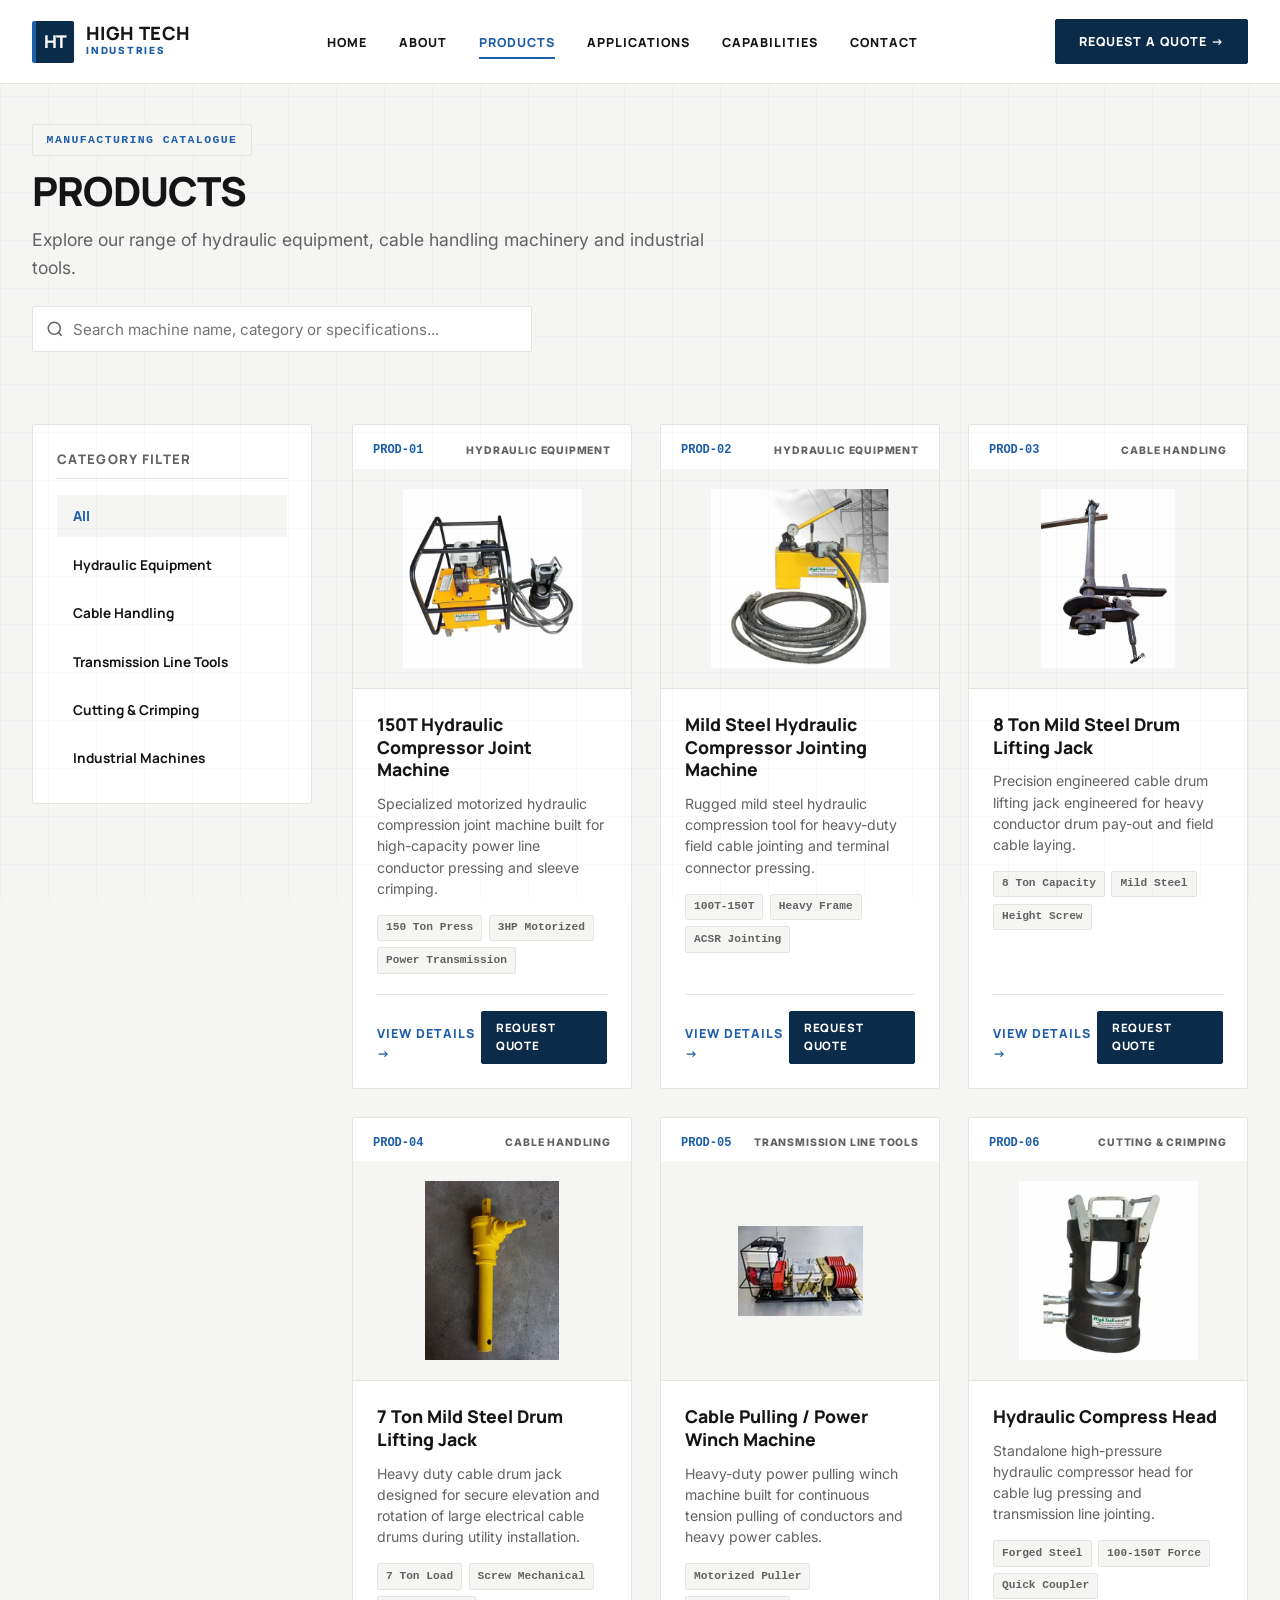
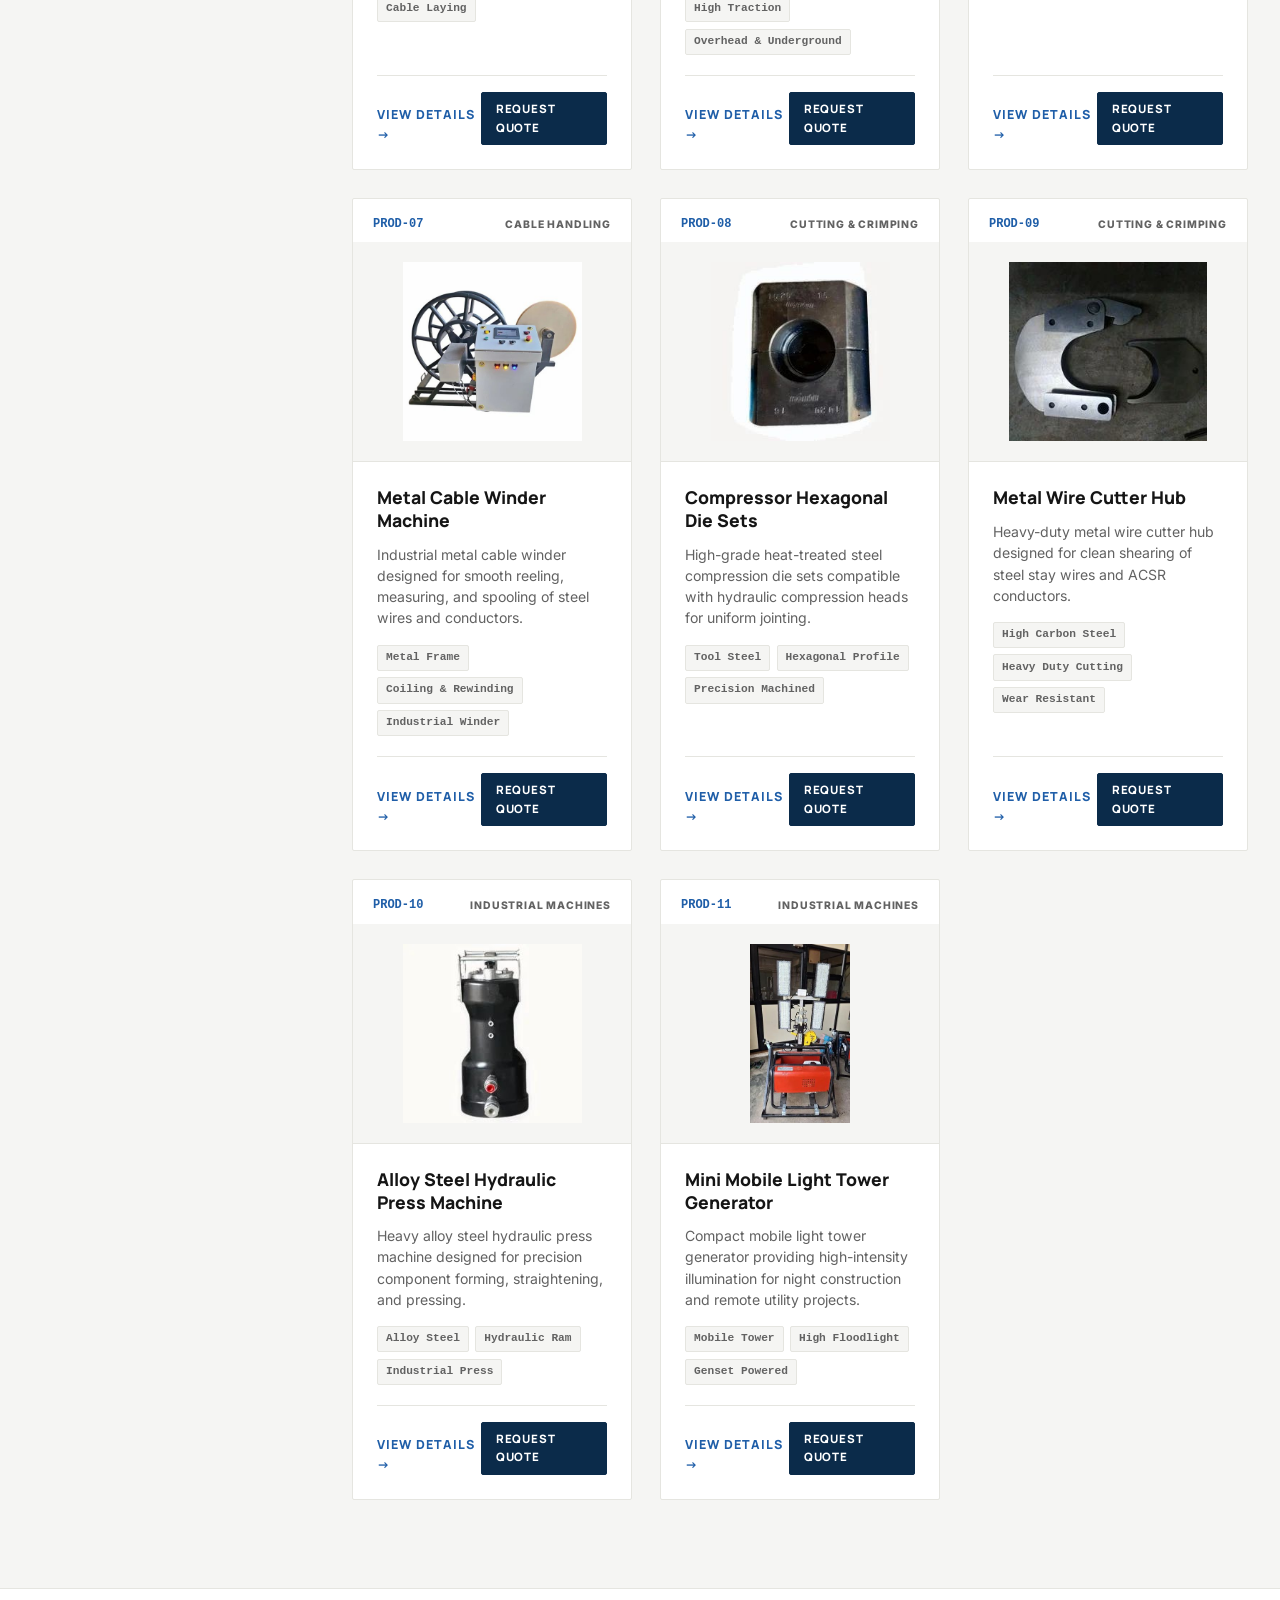
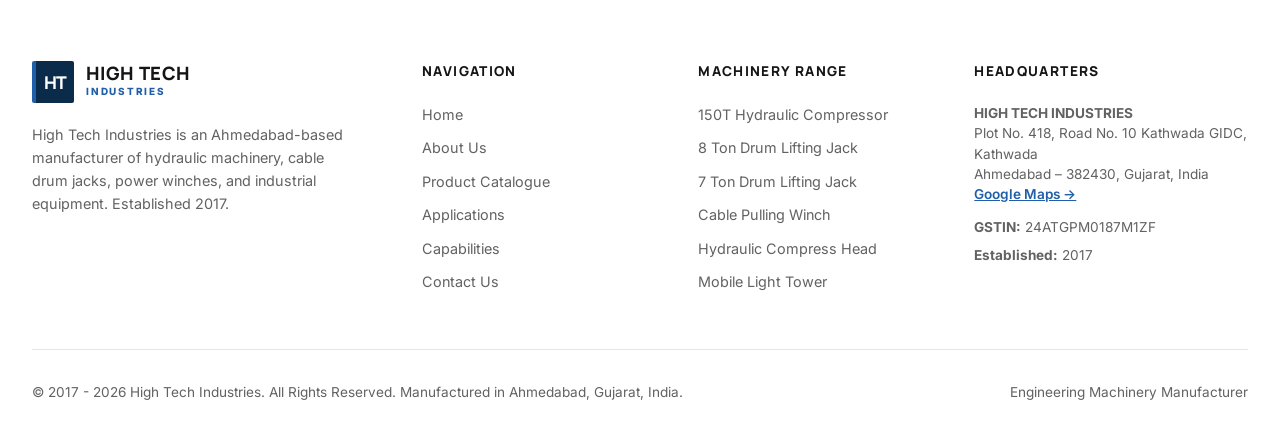
<file: products.html>
<!DOCTYPE html>
<html lang="en">

<head>
  <meta charset="UTF-8">
  <meta name="viewport" content="width=device-width, initial-scale=1.0">

  <title>Products Catalogue | High Tech Industries Ahmedabad</title>
  <meta name="title" content="Products Catalogue | High Tech Industries Ahmedabad">
  <meta name="description"
    content="Explore High Tech Industries machinery catalogue: 150T Hydraulic Compressor Joint Machines, Cable Drum Lifting Jacks, Cable Winches, Compress Heads, Die Sets, and Industrial Equipment.">
  <meta name="robots" content="index, follow">

  <link rel="icon" type="image/svg+xml"
    href="data:image/svg+xml,<svg xmlns='http://www.w3.org/2000/svg' viewBox='0 0 100 100'><rect width='100' height='100' fill='%230B2B4A'/><text y='70' x='20' font-size='65' fill='%231F5EA8' font-weight='bold'>H</text></svg>">
  <link rel="stylesheet" href="css/style.css">
</head>

<body style="background-color: var(--color-warm-grey);">

  <!-- CORPORATE HEADER -->
  <header class="site-header" id="siteHeader">
    <div class="container header-inner">
      <a href="index.html" class="brand-logo-wrap" aria-label="High Tech Industries Home">
        <div class="brand-logo-mark">HT</div>
        <div class="brand-logo-text">
          <span class="brand-logo-title">HIGH TECH</span>
          <span class="brand-logo-sub">INDUSTRIES</span>
        </div>
      </a>

      <ul class="nav-links-list">
        <li><a href="index.html" class="nav-item-link">HOME</a></li>
        <li><a href="about.html" class="nav-item-link">ABOUT</a></li>
        <li><a href="products.html" class="nav-item-link active">PRODUCTS</a></li>
        <li><a href="applications.html" class="nav-item-link">APPLICATIONS</a></li>
        <li><a href="capabilities.html" class="nav-item-link">CAPABILITIES</a></li>
        <li><a href="contact.html" class="nav-item-link">CONTACT</a></li>
      </ul>

      <div style="display: flex; align-items: center; gap: 1rem;">
        <a href="contact.html" class="nav-cta-btn">
          REQUEST A QUOTE &rarr;
        </a>
        <button class="mobile-nav-toggle" id="mobileNavToggle" aria-label="Toggle Navigation Menu">
          <span></span>
          <span></span>
          <span></span>
        </button>
      </div>
    </div>
  </header>

  <!-- MOBILE MENU OVERLAY -->
  <div class="mobile-full-menu" id="mobileFullMenu">
    <ul class="mobile-menu-links">
      <li><a href="index.html" class="mobile-menu-link">HOME</a></li>
      <li><a href="about.html" class="mobile-menu-link">ABOUT</a></li>
      <li><a href="products.html" class="mobile-menu-link">PRODUCTS</a></li>
      <li><a href="applications.html" class="mobile-menu-link">APPLICATIONS</a></li>
      <li><a href="capabilities.html" class="mobile-menu-link">CAPABILITIES</a></li>
      <li><a href="contact.html" class="mobile-menu-link">CONTACT</a></li>
      <li style="margin-top: 0.5rem;">
        <a href="contact.html" class="btn-primary-hero" style="width: 100%;">REQUEST A QUOTE &rarr;</a>
      </li>
    </ul>
  </div>

  <!-- CATALOGUE PAGE HEADER -->
  <section class="hero-light-stage" style="min-height: auto; padding-top: calc(var(--header-height) + 2.5rem); padding-bottom: 2.5rem;">
    <div class="tech-blueprint-bg"></div>
    <div class="container" style="position: relative; z-index: 2;">
      <span class="tech-tag">MANUFACTURING CATALOGUE</span>
      <h1 class="section-title">PRODUCTS</h1>
      <p class="section-subtitle">
        Explore our range of hydraulic equipment, cable handling machinery and industrial tools.
      </p>

      <!-- Search Bar -->
      <div style="margin-top: 1.5rem; max-width: 500px; position: relative;">
        <input type="text" id="productSearchInput" class="form-control-input"
          placeholder="Search machine name, category or specifications..."
          style="padding-left: 2.5rem; background: var(--color-white);" />
        <svg
          style="position: absolute; left: 0.85rem; top: 50%; transform: translateY(-50%); color: var(--color-text-grey);"
          width="18" height="18" viewBox="0 0 24 24" fill="none" stroke="currentColor" stroke-width="2">
          <circle cx="11" cy="11" r="8"></circle>
          <line x1="21" y1="21" x2="16.65" y2="16.65"></line>
        </svg>
      </div>
    </div>
  </section>

  <!-- CATALOGUE MAIN SECTION -->
  <section class="section-padding" style="padding-top: 2rem;">
    <div class="container catalogue-page-layout">

      <!-- LEFT SIDEBAR: Product Categories -->
      <aside class="sidebar-categories-card">
        <div class="sidebar-cat-title">CATEGORY FILTER</div>
        <ul class="sidebar-cat-list">
          <li><button class="sidebar-cat-btn active" data-filter="all">All</button></li>
          <li><button class="sidebar-cat-btn" data-filter="hydraulic">Hydraulic Equipment</button></li>
          <li><button class="sidebar-cat-btn" data-filter="cable">Cable Handling</button></li>
          <li><button class="sidebar-cat-btn" data-filter="transmission">Transmission Line Tools</button></li>
          <li><button class="sidebar-cat-btn" data-filter="cutting">Cutting & Crimping</button></li>
          <li><button class="sidebar-cat-btn" data-filter="industrial">Industrial Machines</button></li>
        </ul>
      </aside>

      <!-- RIGHT PRODUCTS GRID (DYNAMICALLY POPULATED) -->
      <div>
        <div id="productsGridContainer" style="display: grid; grid-template-columns: repeat(3, 1fr); gap: 1.75rem;">
          <!-- Populated by products.js -->
        </div>
      </div>

    </div>
  </section>

  <!-- CORPORATE FOOTER -->
  <footer class="site-footer">
    <div class="container">
      <div class="footer-top-grid">
        <div>
          <a href="index.html" class="brand-logo-wrap" style="margin-bottom: 1.25rem;">
            <div class="brand-logo-mark">HT</div>
            <div class="brand-logo-text">
              <span class="brand-logo-title">HIGH TECH</span>
              <span class="brand-logo-sub">INDUSTRIES</span>
            </div>
          </a>
          <p style="font-size: 0.9rem; color: var(--color-text-grey); line-height: 1.6; max-width: 320px;">
            High Tech Industries is an Ahmedabad-based manufacturer of hydraulic machinery, cable drum jacks, power winches, and industrial equipment. Established 2017.
          </p>
        </div>

        <div>
          <h4 class="footer-col-heading">NAVIGATION</h4>
          <ul class="footer-links-list">
            <li><a href="index.html">Home</a></li>
            <li><a href="about.html">About Us</a></li>
            <li><a href="products.html">Product Catalogue</a></li>
            <li><a href="applications.html">Applications</a></li>
            <li><a href="capabilities.html">Capabilities</a></li>
            <li><a href="contact.html">Contact Us</a></li>
          </ul>
        </div>

        <div>
          <h4 class="footer-col-heading">MACHINERY RANGE</h4>
          <ul class="footer-links-list">
            <li><a href="product-detail.html?id=prod-01">150T Hydraulic Compressor</a></li>
            <li><a href="product-detail.html?id=prod-03">8 Ton Drum Lifting Jack</a></li>
            <li><a href="product-detail.html?id=prod-04">7 Ton Drum Lifting Jack</a></li>
            <li><a href="product-detail.html?id=prod-05">Cable Pulling Winch</a></li>
            <li><a href="product-detail.html?id=prod-06">Hydraulic Compress Head</a></li>
            <li><a href="product-detail.html?id=prod-11">Mobile Light Tower</a></li>
          </ul>
        </div>

        <div>
          <h4 class="footer-col-heading">HEADQUARTERS</h4>
          <p style="font-size: 0.85rem; color: var(--color-text-grey); line-height: 1.5; margin-bottom: 0.75rem;">
            <strong>HIGH TECH INDUSTRIES</strong><br>
            Plot No. 418, Road No. 10 Kathwada GIDC, Kathwada<br>
            Ahmedabad – 382430, Gujarat, India<br>
            <a href="https://maps.app.goo.gl/Ev96UvEWRhkf3uhw8" target="_blank" rel="noopener noreferrer" style="color: var(--color-engineering-blue); text-decoration: underline; font-weight: 600;">Google Maps &rarr;</a>
          </p>
          <p style="font-size: 0.85rem; color: var(--color-text-grey); margin-bottom: 0.4rem;">
            <strong>GSTIN:</strong> 24ATGPM0187M1ZF
          </p>
          <p style="font-size: 0.85rem; color: var(--color-text-grey);">
            <strong>Established:</strong> 2017
          </p>
        </div>
      </div>

      <div class="footer-bottom-strip">
        <div>
          &copy; 2017 - 2026 High Tech Industries. All Rights Reserved. Manufactured in Ahmedabad, Gujarat, India.
        </div>
        <div>
          Engineering Machinery Manufacturer
        </div>
      </div>
    </div>
  </footer>

  <script src="js/products.js"></script>
  <script src="js/main.js"></script>
</body>

</html>
</file>
<file: css/style.css>
/* 
  HIGH TECH INDUSTRIES - PREMIUM INDUSTRIAL MANUFACTURING UI
  Ground-Up CSS Design System
  
  Color System:
    Primary White: #FFFFFF
    Warm Light Grey: #F5F5F3
    Charcoal Dark: #151515
    Text Muted Grey: #626262
    Engineering Blue Accent: #1F5EA8
    Dark Blue Accent: #0B2B4A
    Border Fine: #E5E5E0
    Border Subtle: #D5D5D0
*/

@import url('https://fonts.googleapis.com/css2?family=Inter:wght@300;400;500;600;700&family=Manrope:wght@400;500;600;700;800;900&display=swap');

:root {
  --color-white: #FFFFFF;
  --color-warm-grey: #F5F5F3;
  --color-charcoal: #151515;
  --color-text-grey: #626262;
  --color-engineering-blue: #1F5EA8;
  --color-dark-blue: #0B2B4A;
  --color-border: #E5E5E0;
  --color-border-subtle: #D5D5D0;

  --font-heading: 'Manrope', -apple-system, BlinkMacSystemFont, 'Segoe UI', Roboto, sans-serif;
  --font-body: 'Inter', -apple-system, BlinkMacSystemFont, 'Segoe UI', Roboto, sans-serif;
  --font-mono: 'Consolas', 'Courier New', Menlo, monospace;

  --max-width: 1360px;
  --header-height: 84px;
  --header-height-scrolled: 68px;

  --shadow-sm: 0 1px 3px rgba(21, 21, 21, 0.04);
  --shadow-md: 0 4px 16px rgba(21, 21, 21, 0.06);
  --shadow-lg: 0 12px 32px rgba(11, 43, 74, 0.08);

  --transition-fast: 0.2s cubic-bezier(0.16, 1, 0.3, 1);
  --transition-smooth: 0.35s cubic-bezier(0.16, 1, 0.3, 1);
}

/* RESET & BASE */
*, *::before, *::after {
  box-sizing: border-box;
  margin: 0;
  padding: 0;
}

html {
  scroll-behavior: smooth;
  font-size: 16px;
  -webkit-text-size-adjust: 100%;
}

body {
  font-family: var(--font-body);
  background-color: var(--color-white);
  color: var(--color-charcoal);
  line-height: 1.6;
  overflow-x: hidden;
  -webkit-font-smoothing: antialiased;
  -moz-osx-font-smoothing: grayscale;
}

img {
  max-width: 100%;
  height: auto;
  display: block;
}

a {
  color: inherit;
  text-decoration: none;
}

button, input, textarea, select {
  font-family: inherit;
  font-size: inherit;
}

.container {
  width: 100%;
  max-width: var(--max-width);
  margin: 0 auto;
  padding: 0 2rem;
}

/* 12-COLUMN GRID UTILITIES */
.grid-12 {
  display: grid;
  grid-template-columns: repeat(12, 1fr);
  gap: 2rem;
}

/* TECHNICAL OVERLAYS & TAGS */
.tech-blueprint-bg {
  position: absolute;
  inset: 0;
  background-image: 
    linear-gradient(to right, rgba(31, 94, 168, 0.03) 1px, transparent 1px),
    linear-gradient(to bottom, rgba(31, 94, 168, 0.03) 1px, transparent 1px);
  background-size: 48px 48px;
  pointer-events: none;
}

.tech-tag {
  display: inline-flex;
  align-items: center;
  gap: 0.5rem;
  font-family: var(--font-mono);
  font-size: 0.72rem;
  font-weight: 700;
  letter-spacing: 0.12em;
  text-transform: uppercase;
  color: var(--color-engineering-blue);
  background: var(--color-warm-grey);
  border: 1px solid var(--color-border);
  padding: 0.35rem 0.85rem;
  border-radius: 2px;
}

.section-title {
  font-family: var(--font-heading);
  font-size: 2.5rem;
  font-weight: 900;
  line-height: 1.15;
  color: var(--color-charcoal);
  letter-spacing: -0.02em;
  margin-top: 0.75rem;
  margin-bottom: 0.75rem;
  text-transform: uppercase;
}

.section-subtitle {
  color: var(--color-text-grey);
  font-size: 1.1rem;
  line-height: 1.6;
  max-width: 680px;
}

/* BUTTON SYSTEM - SHARP GEOMETRY */
.btn-primary-hero {
  display: inline-flex;
  align-items: center;
  justify-content: center;
  gap: 0.65rem;
  background-color: var(--color-engineering-blue);
  color: var(--color-white);
  padding: 0.95rem 2.25rem;
  font-family: var(--font-heading);
  font-size: 0.82rem;
  font-weight: 800;
  letter-spacing: 0.08em;
  text-transform: uppercase;
  border-radius: 2px;
  border: 1px solid var(--color-engineering-blue);
  cursor: pointer;
  transition: all var(--transition-fast);
  box-shadow: var(--shadow-sm);
}

.btn-primary-hero:hover {
  background-color: var(--color-dark-blue);
  border-color: var(--color-dark-blue);
  transform: translateY(-2px);
  box-shadow: var(--shadow-md);
}

.btn-outline-hero {
  display: inline-flex;
  align-items: center;
  justify-content: center;
  gap: 0.65rem;
  background-color: transparent;
  color: var(--color-charcoal);
  padding: 0.95rem 2.25rem;
  font-family: var(--font-heading);
  font-size: 0.82rem;
  font-weight: 800;
  letter-spacing: 0.08em;
  text-transform: uppercase;
  border-radius: 2px;
  border: 1px solid var(--color-charcoal);
  cursor: pointer;
  transition: all var(--transition-fast);
}

.btn-outline-hero:hover {
  background-color: var(--color-charcoal);
  color: var(--color-white);
  transform: translateY(-2px);
}

.nav-cta-btn {
  display: inline-flex;
  align-items: center;
  gap: 0.5rem;
  background-color: var(--color-dark-blue);
  color: var(--color-white);
  padding: 0.7rem 1.4rem;
  font-family: var(--font-heading);
  font-size: 0.78rem;
  font-weight: 800;
  letter-spacing: 0.08em;
  text-transform: uppercase;
  border-radius: 2px;
  border: 1px solid var(--color-dark-blue);
  transition: all var(--transition-fast);
}

.nav-cta-btn:hover {
  background-color: var(--color-engineering-blue);
  border-color: var(--color-engineering-blue);
}

/* HEADER NAVIGATION */
.site-header {
  position: fixed;
  top: 0;
  left: 0;
  width: 100%;
  height: var(--header-height);
  background-color: var(--color-white);
  border-bottom: 1px solid var(--color-border);
  z-index: 1000;
  transition: height var(--transition-smooth), box-shadow var(--transition-smooth);
}

.site-header.scrolled {
  height: var(--header-height-scrolled);
  box-shadow: var(--shadow-sm);
}

.header-inner {
  display: flex;
  align-items: center;
  justify-content: space-between;
  height: 100%;
}

.brand-logo-wrap {
  display: flex;
  align-items: center;
  gap: 0.75rem;
  text-decoration: none;
}

.brand-logo-mark {
  width: 42px;
  height: 42px;
  background-color: var(--color-dark-blue);
  border-left: 4px solid var(--color-engineering-blue);
  color: var(--color-white);
  display: flex;
  align-items: center;
  justify-content: center;
  font-family: var(--font-heading);
  font-weight: 900;
  font-size: 1.1rem;
  letter-spacing: -0.04em;
  border-radius: 2px;
}

.brand-logo-text {
  display: flex;
  flex-direction: column;
}

.brand-logo-title {
  font-family: var(--font-heading);
  font-weight: 900;
  font-size: 1.15rem;
  line-height: 1.05;
  color: var(--color-charcoal);
  letter-spacing: 0.02em;
  text-transform: uppercase;
}

.brand-logo-sub {
  font-size: 0.62rem;
  font-weight: 800;
  letter-spacing: 0.18em;
  color: var(--color-engineering-blue);
  text-transform: uppercase;
}

.nav-links-list {
  display: flex;
  align-items: center;
  gap: 2rem;
  list-style: none;
}

.nav-item-link {
  font-family: var(--font-heading);
  font-size: 0.78rem;
  font-weight: 800;
  letter-spacing: 0.08em;
  text-transform: uppercase;
  color: var(--color-charcoal);
  padding: 0.5rem 0;
  position: relative;
  transition: color var(--transition-fast);
}

.nav-item-link::after {
  content: '';
  position: absolute;
  bottom: 0;
  left: 0;
  width: 0;
  height: 2px;
  background-color: var(--color-engineering-blue);
  transition: width var(--transition-fast);
}

.nav-item-link:hover,
.nav-item-link.active {
  color: var(--color-engineering-blue);
}

.nav-item-link:hover::after,
.nav-item-link.active::after {
  width: 100%;
}

.mobile-nav-toggle {
  display: none;
  background: transparent;
  border: none;
  cursor: pointer;
  padding: 0.5rem;
  z-index: 1002;
}

.mobile-nav-toggle span {
  display: block;
  width: 24px;
  height: 2px;
  background-color: var(--color-charcoal);
  margin: 5px 0;
  transition: all 0.3s ease;
}

/* MOBILE OVERLAY NAVIGATION */
.mobile-full-menu {
  position: fixed;
  top: 0;
  left: 0;
  width: 100%;
  height: 100vh;
  background-color: var(--color-white);
  z-index: 1001;
  display: flex;
  flex-direction: column;
  align-items: center;
  justify-content: center;
  opacity: 0;
  visibility: hidden;
  transition: all 0.3s ease;
  padding: 2rem;
}

.mobile-full-menu.active {
  opacity: 1;
  visibility: visible;
}

.mobile-menu-links {
  list-style: none;
  text-align: center;
  display: flex;
  flex-direction: column;
  gap: 1.5rem;
}

.mobile-menu-link {
  font-family: var(--font-heading);
  font-size: 1.35rem;
  font-weight: 800;
  color: var(--color-charcoal);
  text-transform: uppercase;
}

/* NEW EDITORIAL MANUFACTURING HERO STAGE */
.hero-editorial-stage {
  position: relative;
  background-color: #FAFAF8;
  padding-top: calc(var(--header-height) + 1.25rem);
  padding-bottom: 0;
  min-height: 90vh;
  display: flex;
  flex-direction: column;
  justify-content: space-between;
  border-bottom: 1px solid var(--color-border);
  overflow: hidden;
}

.hero-cad-overlay {
  position: absolute;
  inset: 0;
  pointer-events: none;
  z-index: 1;
  transition: transform 0.1s ease-out;
}

/* TOP MICRO INFORMATION HEADER */
.hero-top-micro-bar {
  position: relative;
  z-index: 3;
  padding-bottom: 1rem;
}

.hero-micro-inner {
  display: flex;
  flex-direction: column;
  gap: 0.5rem;
}

.hero-micro-label {
  font-family: var(--font-mono);
  font-size: 0.72rem;
  font-weight: 700;
  letter-spacing: 0.14em;
  color: var(--color-text-grey);
  text-transform: uppercase;
}

.hero-micro-line {
  width: 100%;
  height: 1px;
  background-color: var(--color-border);
}

/* MAIN EDITORIAL HERO GRID */
.hero-editorial-grid {
  position: relative;
  z-index: 3;
  display: grid;
  grid-template-columns: 44% 56%;
  align-items: center;
  gap: 2rem;
  padding-top: 2rem;
  padding-bottom: 3.5rem;
  flex: 1;
}

.hero-editorial-headline {
  font-family: var(--font-heading);
  font-size: 3.1rem;
  font-weight: 900;
  line-height: 1.08;
  color: var(--color-charcoal);
  letter-spacing: -0.025em;
  text-transform: uppercase;
  margin-bottom: 1.25rem;
}

.hero-editorial-subtext {
  font-size: 1.05rem;
  line-height: 1.65;
  color: var(--color-text-grey);
  margin-bottom: 2rem;
  max-width: 500px;
}

/* RIGHT UNCARDED MACHINE STAGE */
.hero-machine-uncarded-stage {
  position: relative;
  display: flex;
  align-items: center;
  justify-content: center;
  padding-right: 1.5rem;
}

.hero-machine-floor-shadow {
  position: absolute;
  bottom: 8px;
  left: 10%;
  width: 80%;
  height: 28px;
  background: radial-gradient(ellipse at center, rgba(15, 23, 42, 0.18) 0%, rgba(15, 23, 42, 0) 70%);
  z-index: 1;
  pointer-events: none;
}

.hero-machine-visual-wrap {
  position: relative;
  z-index: 2;
  transition: transform 0.12s cubic-bezier(0.16, 1, 0.3, 1);
  will-change: transform;
}

.hero-machine-img {
  max-height: 480px;
  width: 100%;
  object-fit: contain;
  display: block;
  transform: scale(1.04);
}

/* CATALOGUE ANNOTATION CALLOUT */
.hero-cat-annotation {
  position: absolute;
  top: 15%;
  right: 0%;
  z-index: 4;
  background: #FFFFFF;
  border: 1px solid var(--color-border);
  padding: 0.65rem 1.1rem;
  border-radius: 2px;
  box-shadow: 0 4px 20px rgba(15, 23, 42, 0.07);
  display: flex;
  align-items: center;
  gap: 0.85rem;
}

.hero-annotation-index {
  font-family: var(--font-mono);
  font-size: 1.25rem;
  font-weight: 900;
  color: var(--color-engineering-blue);
  line-height: 1;
}

.hero-annotation-details {
  display: flex;
  flex-direction: column;
}

.hero-annotation-name {
  font-family: var(--font-heading);
  font-size: 0.72rem;
  font-weight: 800;
  letter-spacing: 0.06em;
  color: var(--color-charcoal);
  text-transform: uppercase;
}

.hero-annotation-sub {
  font-family: var(--font-mono);
  font-size: 0.65rem;
  color: var(--color-text-grey);
}

.hero-annotation-divider {
  width: 1px;
  height: 24px;
  background-color: var(--color-border);
}

.hero-annotation-tag {
  font-family: var(--font-mono);
  font-size: 0.85rem;
  font-weight: 800;
  color: var(--color-engineering-blue);
}

/* BOTTOM INFORMATION STRIP & SCROLL INDICATOR */
.hero-bottom-bar {
  position: relative;
  z-index: 3;
  background: #FFFFFF;
  border-top: 1px solid var(--color-border);
}

.hero-bottom-inner {
  display: flex;
  align-items: center;
  justify-content: space-between;
}

.hero-category-nav {
  display: grid;
  grid-template-columns: repeat(4, 1fr);
  flex: 1;
}

.hero-cat-nav-item {
  display: flex;
  align-items: center;
  gap: 0.65rem;
  padding: 1.1rem 1.25rem;
  border-right: 1px solid var(--color-border);
  position: relative;
  transition: all var(--transition-fast);
}

.hero-cat-nav-item::after {
  content: '';
  position: absolute;
  bottom: 0;
  left: 0;
  width: 0;
  height: 2px;
  background-color: var(--color-engineering-blue);
  transition: width var(--transition-fast);
}

.hero-cat-nav-item:hover::after {
  width: 100%;
}

.hero-cat-num {
  font-family: var(--font-mono);
  font-size: 0.75rem;
  font-weight: 700;
  color: var(--color-engineering-blue);
}

.hero-cat-text {
  font-family: var(--font-heading);
  font-size: 0.75rem;
  font-weight: 800;
  letter-spacing: 0.06em;
  color: var(--color-charcoal);
  text-transform: uppercase;
}

.hero-cat-arrow {
  font-size: 0.85rem;
  color: var(--color-text-grey);
  margin-left: auto;
  transition: transform var(--transition-fast);
}

.hero-cat-nav-item:hover .hero-cat-arrow {
  transform: translateX(3px);
  color: var(--color-engineering-blue);
}

.hero-scroll-indicator {
  display: flex;
  align-items: center;
  gap: 0.75rem;
  padding-left: 2rem;
}

.hero-scroll-text {
  font-family: var(--font-mono);
  font-size: 0.68rem;
  font-weight: 700;
  letter-spacing: 0.1em;
  color: var(--color-text-grey);
  text-transform: uppercase;
}

.hero-scroll-line {
  width: 2px;
  height: 24px;
  background: var(--color-engineering-blue);
  animation: linePulse 2s infinite ease-in-out;
}

@keyframes linePulse {
  0%, 100% { opacity: 0.3; transform: scaleY(0.7); }
  50% { opacity: 1; transform: scaleY(1); }
}

/* RESPONSIVE HERO BREAKPOINTS */
@media (max-width: 1024px) {
  .hero-editorial-grid {
    grid-template-columns: 1fr;
    gap: 2.5rem;
    padding-bottom: 2.5rem;
  }

  .hero-editorial-headline {
    font-size: 2.5rem;
  }

  .hero-category-nav {
    grid-template-columns: repeat(2, 1fr);
  }

  .hero-cat-annotation {
    top: 5%;
    right: 2%;
  }
}

@media (max-width: 768px) {
  .hero-editorial-stage {
    min-height: auto;
    padding-top: calc(var(--header-height) + 1rem);
  }

  .hero-editorial-headline {
    font-size: 2rem;
  }

  .hero-machine-img {
    max-height: 320px;
    transform: none;
  }

  .hero-category-nav {
    grid-template-columns: 1fr;
  }

  .hero-cat-nav-item {
    border-right: none;
    border-bottom: 1px solid var(--color-border);
  }

  .hero-scroll-indicator {
    display: none;
  }
}

@media (max-width: 430px) {
  .hero-editorial-headline {
    font-size: 1.65rem;
    line-height: 1.15;
  }

  .hero-editorial-subtext {
    font-size: 0.95rem;
  }

  .hero-cat-annotation {
    position: relative;
    top: auto;
    right: auto;
    margin-top: 1rem;
    width: 100%;
    justify-content: center;
  }
}

/* SECTION PADDING & EDITORIAL HEADERS */
.section-padding {
  padding: 5.5rem 0;
}

.editorial-header {
  margin-bottom: 3rem;
}

/* COMPANY INTRO BADGES GRID */
.intro-badges-grid {
  display: grid;
  grid-template-columns: repeat(3, 1fr);
  gap: 1.5rem;
  margin-top: 2rem;
}

.intro-badge-card {
  background: var(--color-warm-grey);
  border: 1px solid var(--color-border);
  padding: 1.75rem 1.5rem;
  border-radius: 2px;
  border-left: 3px solid var(--color-engineering-blue);
}

.intro-badge-val {
  font-family: var(--font-heading);
  font-size: 1.85rem;
  font-weight: 900;
  color: var(--color-charcoal);
  line-height: 1.1;
  margin-bottom: 0.35rem;
}

.intro-badge-lbl {
  font-family: var(--font-mono);
  font-size: 0.75rem;
  font-weight: 700;
  color: var(--color-text-grey);
  letter-spacing: 0.12em;
  text-transform: uppercase;
}

/* PRODUCT CATEGORY PANELS GRID */
.category-showcase-grid {
  display: grid;
  grid-template-columns: repeat(3, 1fr);
  gap: 2rem;
}

.cat-showcase-card {
  background: var(--color-white);
  border: 1px solid var(--color-border);
  border-radius: 2px;
  overflow: hidden;
  display: flex;
  flex-direction: column;
  transition: all var(--transition-fast);
}

.cat-showcase-card:hover {
  border-color: var(--color-engineering-blue);
  transform: translateY(-3px);
  box-shadow: var(--shadow-md);
}

.cat-showcase-img {
  height: 240px;
  background: var(--color-warm-grey);
  padding: 1.5rem;
  display: flex;
  align-items: center;
  justify-content: center;
  border-bottom: 1px solid var(--color-border);
}

.cat-showcase-img img {
  max-height: 100%;
  object-fit: contain;
  transition: transform var(--transition-smooth);
}

.cat-showcase-card:hover .cat-showcase-img img {
  transform: scale(1.04);
}

.cat-showcase-content {
  padding: 1.75rem;
  display: flex;
  flex-direction: column;
  flex: 1;
}

.cat-showcase-title {
  font-family: var(--font-heading);
  font-size: 1.2rem;
  font-weight: 800;
  color: var(--color-charcoal);
  text-transform: uppercase;
  margin-bottom: 0.5rem;
}

.cat-showcase-desc {
  font-size: 0.92rem;
  color: var(--color-text-grey);
  line-height: 1.55;
  margin-bottom: 1.25rem;
}

.cat-showcase-link {
  margin-top: auto;
  font-family: var(--font-heading);
  font-size: 0.8rem;
  font-weight: 800;
  letter-spacing: 0.08em;
  text-transform: uppercase;
  color: var(--color-engineering-blue);
  display: inline-flex;
  align-items: center;
  gap: 0.5rem;
}

/* FEATURED PRODUCT SHOWCASES (VARYING LAYOUTS) */
.featured-prod-split {
  display: grid;
  grid-template-columns: 1fr 1fr;
  gap: 4rem;
  align-items: center;
  background: var(--color-warm-grey);
  border: 1px solid var(--color-border);
  padding: 3rem;
  border-radius: 2px;
  margin-bottom: 3rem;
}

.featured-prod-full {
  background: var(--color-white);
  border: 1px solid var(--color-border);
  padding: 3.5rem;
  border-radius: 2px;
  margin-bottom: 3rem;
  border-top: 4px solid var(--color-engineering-blue);
}

/* VERIFIED TECHNICAL SPECIFICATION TABLE */
.tech-spec-table {
  width: 100%;
  border-collapse: collapse;
  margin-bottom: 2rem;
  border: 1px solid var(--color-border);
  background: var(--color-white);
}

.tech-spec-table tr {
  border-bottom: 1px solid var(--color-border);
}

.tech-spec-table th {
  padding: 0.85rem 1.25rem;
  text-align: left;
  font-family: var(--font-heading);
  font-size: 0.78rem;
  font-weight: 800;
  color: var(--color-text-grey);
  text-transform: uppercase;
  letter-spacing: 0.05em;
  width: 35%;
  background: var(--color-warm-grey);
}

.tech-spec-table td {
  padding: 0.85rem 1.25rem;
  font-size: 0.95rem;
  font-weight: 700;
  color: var(--color-charcoal);
}

/* APPLICATIONS SECTOR PANELS */
.applications-hero-grid {
  display: grid;
  grid-template-columns: repeat(3, 1fr);
  gap: 2rem;
}

.app-sector-card {
  background: var(--color-white);
  border: 1px solid var(--color-border);
  border-radius: 2px;
  padding: 2rem;
  transition: all var(--transition-fast);
}

.app-sector-card:hover {
  border-color: var(--color-engineering-blue);
  box-shadow: var(--shadow-sm);
}

.app-sector-title {
  font-family: var(--font-heading);
  font-size: 1.2rem;
  font-weight: 800;
  color: var(--color-charcoal);
  text-transform: uppercase;
  margin-bottom: 0.65rem;
}

.app-sector-desc {
  font-size: 0.95rem;
  color: var(--color-text-grey);
  line-height: 1.6;
}

/* ENGINEERING CAPABILITIES GRID */
.capabilities-tech-grid {
  display: grid;
  grid-template-columns: repeat(4, 1fr);
  gap: 1.75rem;
}

.cap-tech-card {
  background: var(--color-white);
  border: 1px solid var(--color-border);
  padding: 2rem;
  border-radius: 2px;
  border-top: 3px solid var(--color-engineering-blue);
  transition: all var(--transition-fast);
}

.cap-tech-card:hover {
  transform: translateY(-2px);
  border-color: var(--color-dark-blue);
}

.cap-tech-num {
  font-family: var(--font-mono);
  font-size: 0.8rem;
  font-weight: 800;
  color: var(--color-engineering-blue);
  margin-bottom: 0.5rem;
}

.cap-tech-title {
  font-family: var(--font-heading);
  font-size: 1.15rem;
  font-weight: 800;
  color: var(--color-charcoal);
  text-transform: uppercase;
  margin-bottom: 0.75rem;
}

.cap-tech-desc {
  font-size: 0.92rem;
  color: var(--color-text-grey);
  line-height: 1.55;
}

/* PRODUCT CATALOGUE GRID (`products.html` & `product-category.html`) */
.catalogue-page-layout {
  display: grid;
  grid-template-columns: 280px 1fr;
  gap: 2.5rem;
  align-items: start;
}

.sidebar-categories-card {
  background: var(--color-white);
  border: 1px solid var(--color-border);
  border-radius: 2px;
  padding: 1.5rem;
}

.sidebar-cat-title {
  font-family: var(--font-heading);
  font-size: 0.82rem;
  font-weight: 800;
  letter-spacing: 0.1em;
  color: var(--color-text-grey);
  text-transform: uppercase;
  margin-bottom: 1rem;
  padding-bottom: 0.5rem;
  border-bottom: 1px solid var(--color-border);
}

.sidebar-cat-list {
  list-style: none;
  display: flex;
  flex-direction: column;
  gap: 0.4rem;
}

.sidebar-cat-btn {
  width: 100%;
  text-align: left;
  background: transparent;
  border: none;
  padding: 0.75rem 1rem;
  font-family: var(--font-heading);
  font-size: 0.85rem;
  font-weight: 700;
  color: var(--color-charcoal);
  border-radius: 2px;
  cursor: pointer;
  transition: all var(--transition-fast);
}

.sidebar-cat-btn:hover,
.sidebar-cat-btn.active {
  background: var(--color-warm-grey);
  color: var(--color-engineering-blue);
  font-weight: 800;
}

.product-card {
  background: var(--color-white);
  border: 1px solid var(--color-border);
  border-radius: 2px;
  overflow: hidden;
  display: flex;
  flex-direction: column;
  transition: border-color var(--transition-fast), transform var(--transition-fast);
}

.product-card:hover {
  border-color: var(--color-engineering-blue);
  transform: translateY(-3px);
  box-shadow: var(--shadow-md);
}

.product-card-head {
  display: flex;
  align-items: center;
  justify-content: space-between;
  padding: 1rem 1.25rem 0.5rem 1.25rem;
}

.product-index {
  font-family: var(--font-mono);
  font-size: 0.75rem;
  font-weight: 700;
  color: var(--color-engineering-blue);
}

.product-cat-tag {
  font-size: 0.65rem;
  font-weight: 800;
  letter-spacing: 0.08em;
  text-transform: uppercase;
  color: var(--color-text-grey);
}

.product-image-box {
  height: 220px;
  background: var(--color-warm-grey);
  padding: 1.25rem;
  display: flex;
  align-items: center;
  justify-content: center;
  border-bottom: 1px solid var(--color-border);
}

.product-image-box img {
  max-height: 100%;
  object-fit: contain;
  transition: transform var(--transition-smooth);
}

.product-card:hover .product-image-box img {
  transform: scale(1.04);
}

.product-card-body {
  padding: 1.5rem;
  display: flex;
  flex-direction: column;
  flex: 1;
}

.product-card-title {
  font-family: var(--font-heading);
  font-size: 1.1rem;
  font-weight: 800;
  line-height: 1.3;
  color: var(--color-charcoal);
  margin-bottom: 0.75rem;
}

.product-spec-pills {
  display: flex;
  flex-wrap: wrap;
  gap: 0.4rem;
  margin-bottom: 1.25rem;
}

.spec-pill {
  font-family: var(--font-mono);
  font-size: 0.7rem;
  font-weight: 700;
  background: var(--color-warm-grey);
  color: var(--color-text-grey);
  padding: 0.2rem 0.5rem;
  border-radius: 2px;
  border: 1px solid var(--color-border);
}

.product-card-footer {
  margin-top: auto;
  padding-top: 1rem;
  border-top: 1px solid var(--color-border);
  display: flex;
  align-items: center;
  justify-content: space-between;
}

/* CONTACT & QUOTATION FORM */
.enquiry-card-grid {
  display: grid;
  grid-template-columns: 1fr 1.1fr;
  gap: 4rem;
  align-items: start;
}

.inquiry-card {
  background: var(--color-white);
  border: 1px solid var(--color-border);
  padding: 2.5rem;
  border-radius: 2px;
}

.form-group-label {
  display: block;
  font-family: var(--font-heading);
  font-size: 0.75rem;
  font-weight: 800;
  letter-spacing: 0.08em;
  color: var(--color-charcoal);
  margin-bottom: 0.4rem;
  text-transform: uppercase;
}

.form-control-input {
  width: 100%;
  padding: 0.8rem 1rem;
  font-size: 0.95rem;
  background: var(--color-warm-grey);
  border: 1px solid var(--color-border);
  border-radius: 2px;
  color: var(--color-charcoal);
  transition: all var(--transition-fast);
}

.form-control-input:focus {
  outline: none;
  background: var(--color-white);
  border-color: var(--color-engineering-blue);
}

/* REVEAL ANIMATIONS */
.reveal-fade-up,
.reveal-clip-up,
.reveal-fade-left,
.reveal-fade-right {
  opacity: 0;
  transform: translateY(20px);
  transition: opacity 0.6s ease-out, transform 0.6s ease-out;
}

.reveal-fade-up.is-visible,
.reveal-clip-up.is-visible,
.reveal-fade-left.is-visible,
.reveal-fade-right.is-visible {
  opacity: 1;
  transform: translateY(0);
}

/* FOOTER */
.site-footer {
  background: var(--color-white);
  border-top: 1px solid var(--color-border);
  padding: 4.5rem 0 2rem 0;
  color: var(--color-text-grey);
}

.footer-top-grid {
  display: grid;
  grid-template-columns: 1.5fr 1fr 1fr 1.2fr;
  gap: 3rem;
  margin-bottom: 3.5rem;
}

.footer-col-heading {
  font-family: var(--font-heading);
  font-size: 0.85rem;
  font-weight: 800;
  letter-spacing: 0.1em;
  color: var(--color-charcoal);
  text-transform: uppercase;
  margin-bottom: 1.25rem;
}

.footer-links-list {
  list-style: none;
  display: flex;
  flex-direction: column;
  gap: 0.65rem;
  font-size: 0.9rem;
}

.footer-links-list a {
  transition: color var(--transition-fast);
}

.footer-links-list a:hover {
  color: var(--color-engineering-blue);
}

.footer-bottom-strip {
  padding-top: 2rem;
  border-top: 1px solid var(--color-border);
  display: flex;
  align-items: center;
  justify-content: space-between;
  font-size: 0.85rem;
}

/* RESPONSIVE MEDIA QUERIES - PERFECT 375px to 1024px SUPPORT */
html, body {
  overflow-x: hidden !important;
  width: 100%;
}

h1, h2, h3, h4, h5, h6, p, span, a, label, th, td {
  overflow-wrap: break-word;
  word-break: break-word;
}

@media (max-width: 1280px) {
  .category-showcase-grid,
  .applications-hero-grid {
    grid-template-columns: repeat(2, 1fr);
  }
}

@media (max-width: 1024px) {
  .grid-12 {
    grid-template-columns: 1fr !important;
    gap: 2rem !important;
  }

  .grid-12 > div,
  div[style*="grid-column: span"] {
    grid-column: span 12 / -1 !important;
  }

  div[style*="grid-template-columns: 1fr 1fr"],
  div[style*="grid-template-columns: 1fr 1.05fr"],
  div[style*="grid-template-columns: repeat(3, 1fr)"],
  div[style*="grid-template-columns: repeat(4, 1fr)"],
  div[style*="grid-template-columns: repeat(5, 1fr)"] {
    grid-template-columns: 1fr !important;
    gap: 1.5rem !important;
  }

  .hero-grid-layout,
  .featured-prod-split,
  .enquiry-card-grid,
  .catalogue-page-layout {
    grid-template-columns: 1fr;
    gap: 2.5rem;
  }

  #productsGridContainer {
    grid-template-columns: repeat(2, 1fr) !important;
  }

  .capabilities-tech-grid {
    grid-template-columns: repeat(2, 1fr);
  }

  .footer-top-grid {
    grid-template-columns: 1fr 1fr;
  }

  .hero-editorial-grid {
    grid-template-columns: 1fr;
    gap: 2.5rem;
    padding-bottom: 2.5rem;
  }

  .hero-editorial-headline {
    font-size: 2.5rem;
  }

  .hero-category-nav {
    grid-template-columns: repeat(2, 1fr);
  }

  .hero-cat-annotation {
    top: 5%;
    right: 2%;
  }
}

@media (max-width: 960px) {
  .nav-links-list,
  .nav-cta-btn {
    display: none !important;
  }

  .mobile-nav-toggle {
    display: block !important;
  }
}

@media (max-width: 768px) {
  .container {
    padding: 0 1.25rem;
  }

  #productsGridContainer {
    grid-template-columns: 1fr !important;
  }

  .intro-badges-grid,
  .category-showcase-grid,
  .applications-hero-grid,
  .capabilities-tech-grid {
    grid-template-columns: 1fr;
    gap: 1.5rem;
  }

  .hero-super-title {
    font-size: 2.25rem;
  }

  .section-title {
    font-size: 1.75rem;
  }

  .featured-prod-split,
  .featured-prod-full {
    padding: 1.75rem 1.25rem !important;
  }

  .footer-top-grid {
    grid-template-columns: 1fr;
    gap: 2rem;
  }

  .footer-bottom-strip {
    flex-direction: column;
    gap: 1rem;
    text-align: center;
  }

  .hero-editorial-stage {
    min-height: auto;
    padding-top: calc(var(--header-height) + 1rem);
  }

  .hero-editorial-headline {
    font-size: 2rem;
  }

  .hero-machine-img {
    max-height: 320px;
    transform: none;
  }

  .hero-category-nav {
    grid-template-columns: 1fr;
  }

  .hero-cat-nav-item {
    border-right: none;
    border-bottom: 1px solid var(--color-border);
  }

  .hero-scroll-indicator {
    display: none;
  }
}

@media (max-width: 600px) {
  /* MOBILE PRODUCT CARD OVERFLOW FIX */
  .product-card,
  .cat-showcase-card {
    width: 100% !important;
    max-width: 100% !important;
    box-sizing: border-box !important;
    margin-left: 0 !important;
    margin-right: 0 !important;
  }

  .product-card-body,
  .cat-showcase-content {
    width: 100% !important;
    max-width: 100% !important;
    padding: 1.25rem 1rem !important;
    box-sizing: border-box !important;
  }

  .product-card-title,
  .cat-showcase-title {
    width: 100% !important;
    max-width: 100% !important;
    word-break: break-word !important;
    overflow-wrap: break-word !important;
    box-sizing: border-box !important;
  }

  .product-card-body p,
  .cat-showcase-desc {
    width: 100% !important;
    max-width: 100% !important;
    word-break: break-word !important;
    overflow-wrap: break-word !important;
    box-sizing: border-box !important;
  }

  .product-spec-pills {
    width: 100% !important;
    max-width: 100% !important;
    box-sizing: border-box !important;
  }

  .spec-pill {
    max-width: 100% !important;
    word-break: break-word !important;
    overflow-wrap: break-word !important;
    box-sizing: border-box !important;
  }

  .product-card-footer {
    width: 100% !important;
    max-width: 100% !important;
    box-sizing: border-box !important;
    flex-direction: column !important;
    align-items: stretch !important;
    gap: 0.75rem !important;
  }

  .product-card-footer .cat-showcase-link,
  .product-card-footer .btn-view-details,
  .product-card-footer .nav-cta-btn,
  .cat-showcase-link {
    width: 100% !important;
    max-width: 100% !important;
    box-sizing: border-box !important;
    justify-content: center !important;
    text-align: center !important;
    white-space: normal !important;
    word-break: break-word !important;
  }

  .product-image-box,
  .cat-showcase-img {
    width: 100% !important;
    max-width: 100% !important;
    box-sizing: border-box !important;
  }

  .product-image-box img,
  .cat-showcase-img img {
    max-width: 100% !important;
    height: auto !important;
  }

  .hero-btn-group,
  div[style*="display: flex; gap: 1rem"] {
    flex-direction: column !important;
    width: 100% !important;
    gap: 0.75rem;
  }

  .btn-primary-hero,
  .btn-outline-hero,
  .nav-cta-btn {
    width: 100% !important;
    text-align: center;
    justify-content: center;
    box-sizing: border-box !important;
  }

  .hero-product-stage,
  .inquiry-card {
    padding: 1.25rem 1rem;
  }

  .tech-spec-table tr {
    display: flex;
    flex-direction: column;
    border-bottom: 1px solid var(--color-border);
  }

  .tech-spec-table th,
  .tech-spec-table td {
    display: block !important;
    width: 100% !important;
    box-sizing: border-box !important;
    padding: 0.6rem 0.85rem !important;
  }

  .tech-spec-table th {
    background: var(--color-warm-grey) !important;
    font-size: 0.72rem !important;
  }
}

@media (max-width: 430px) {
  .container {
    padding: 0 1rem !important;
  }

  .section-padding {
    padding: 3.25rem 0 !important;
  }

  .hero-super-title {
    font-size: 1.75rem;
  }

  .section-title {
    font-size: 1.4rem !important;
    line-height: 1.2 !important;
  }

  .hero-editorial-headline {
    font-size: 1.65rem !important;
    line-height: 1.15 !important;
  }

  .hero-editorial-subtext {
    font-size: 0.95rem;
  }

  .hero-cat-annotation {
    position: relative;
    top: auto;
    right: auto;
    margin-top: 1rem;
    width: 100%;
    justify-content: center;
    box-sizing: border-box !important;
  }
}

@media (max-width: 390px) {
  .brand-logo-title {
    font-size: 0.95rem !important;
  }

  .brand-logo-sub {
    font-size: 0.55rem !important;
  }

  .brand-logo-mark {
    width: 34px !important;
    height: 34px !important;
    font-size: 0.85rem !important;
  }
}

@media (max-width: 375px) {
  .container {
    padding: 0 0.85rem !important;
  }

  .hero-editorial-headline {
    font-size: 1.5rem !important;
  }
}
</file>
